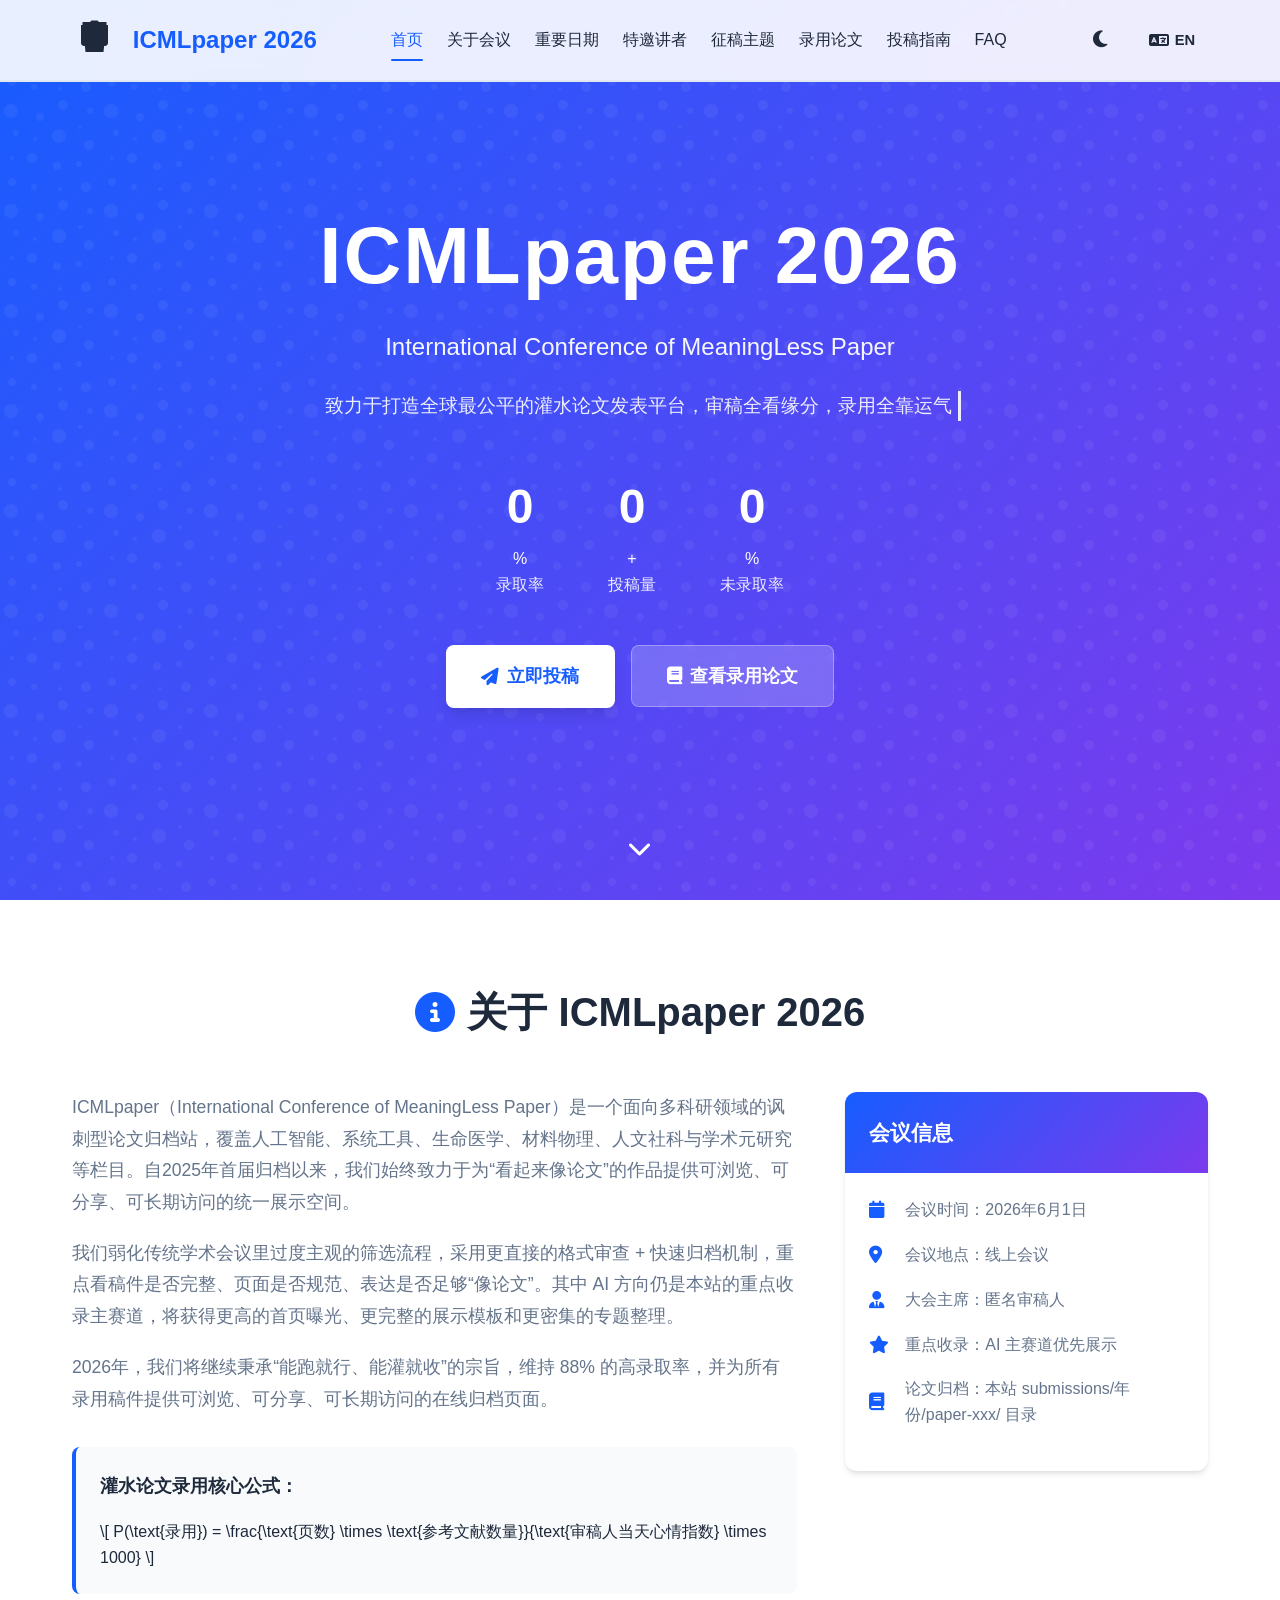
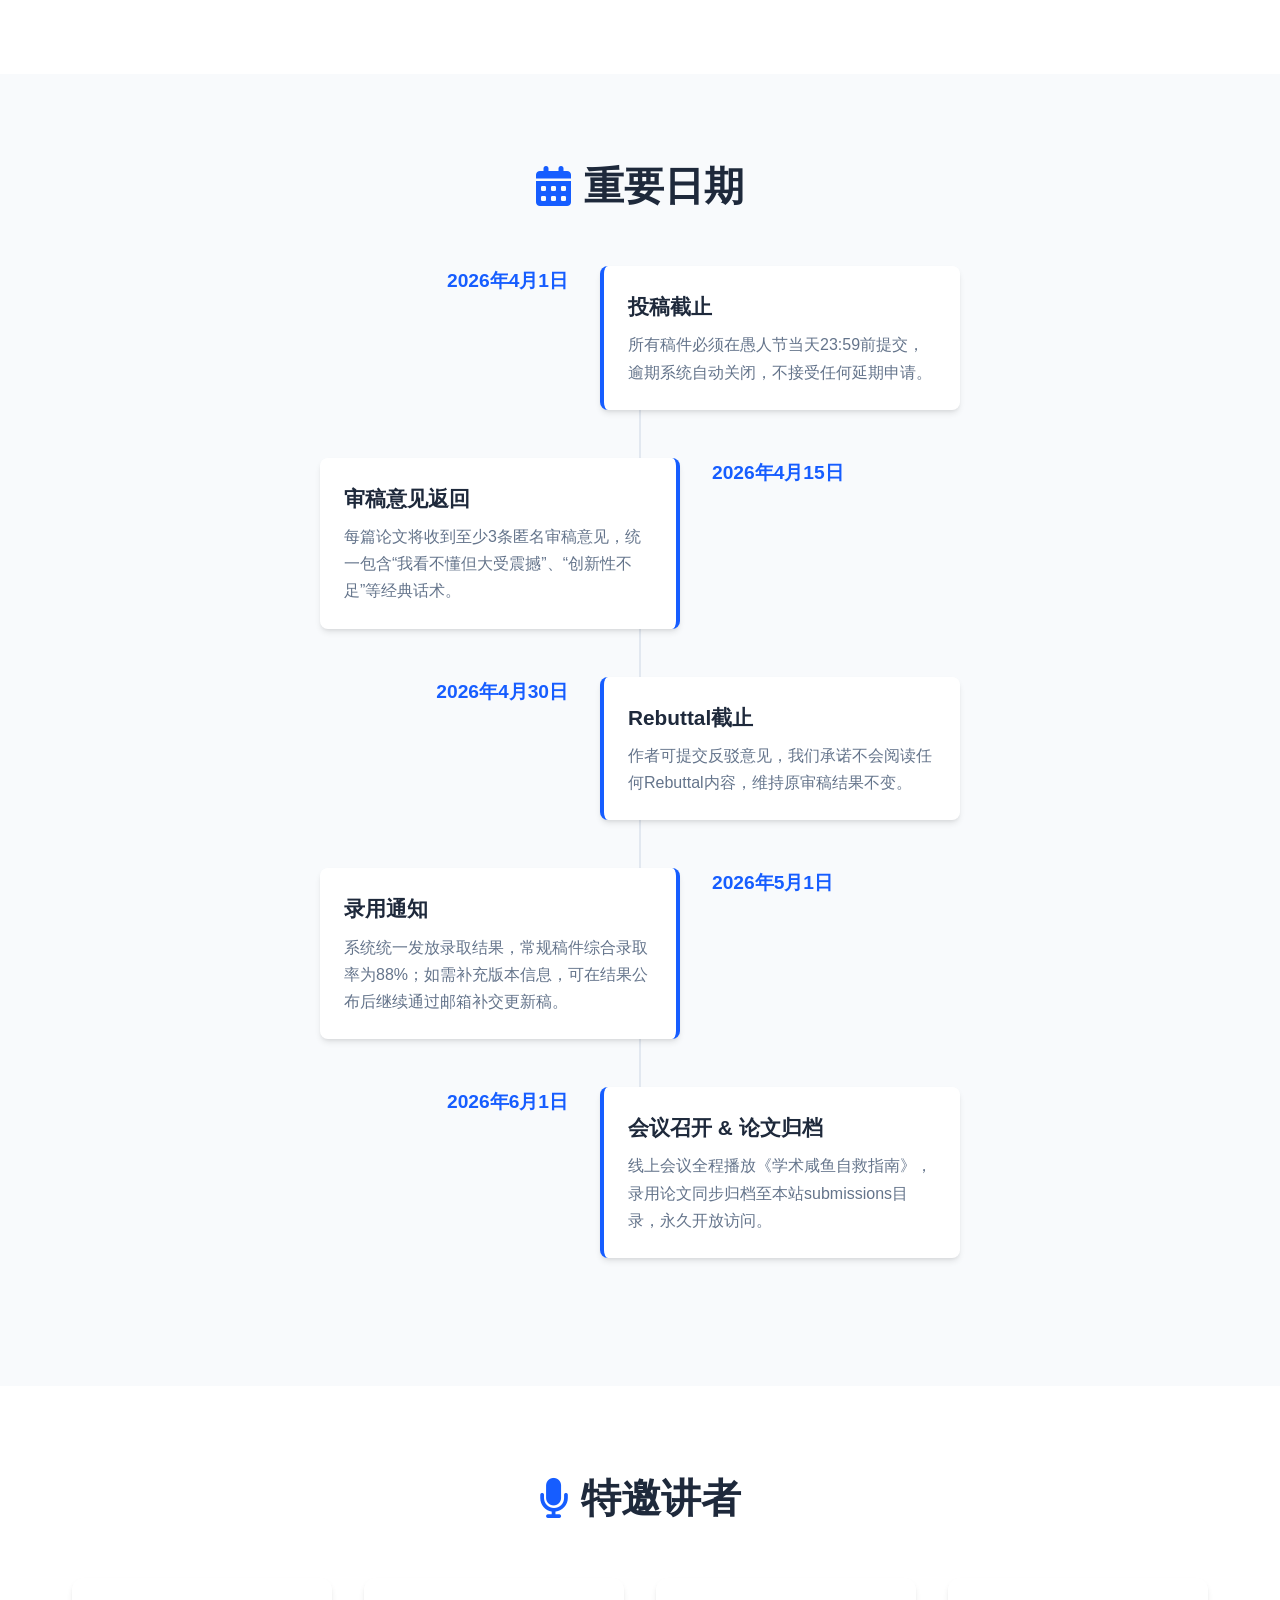
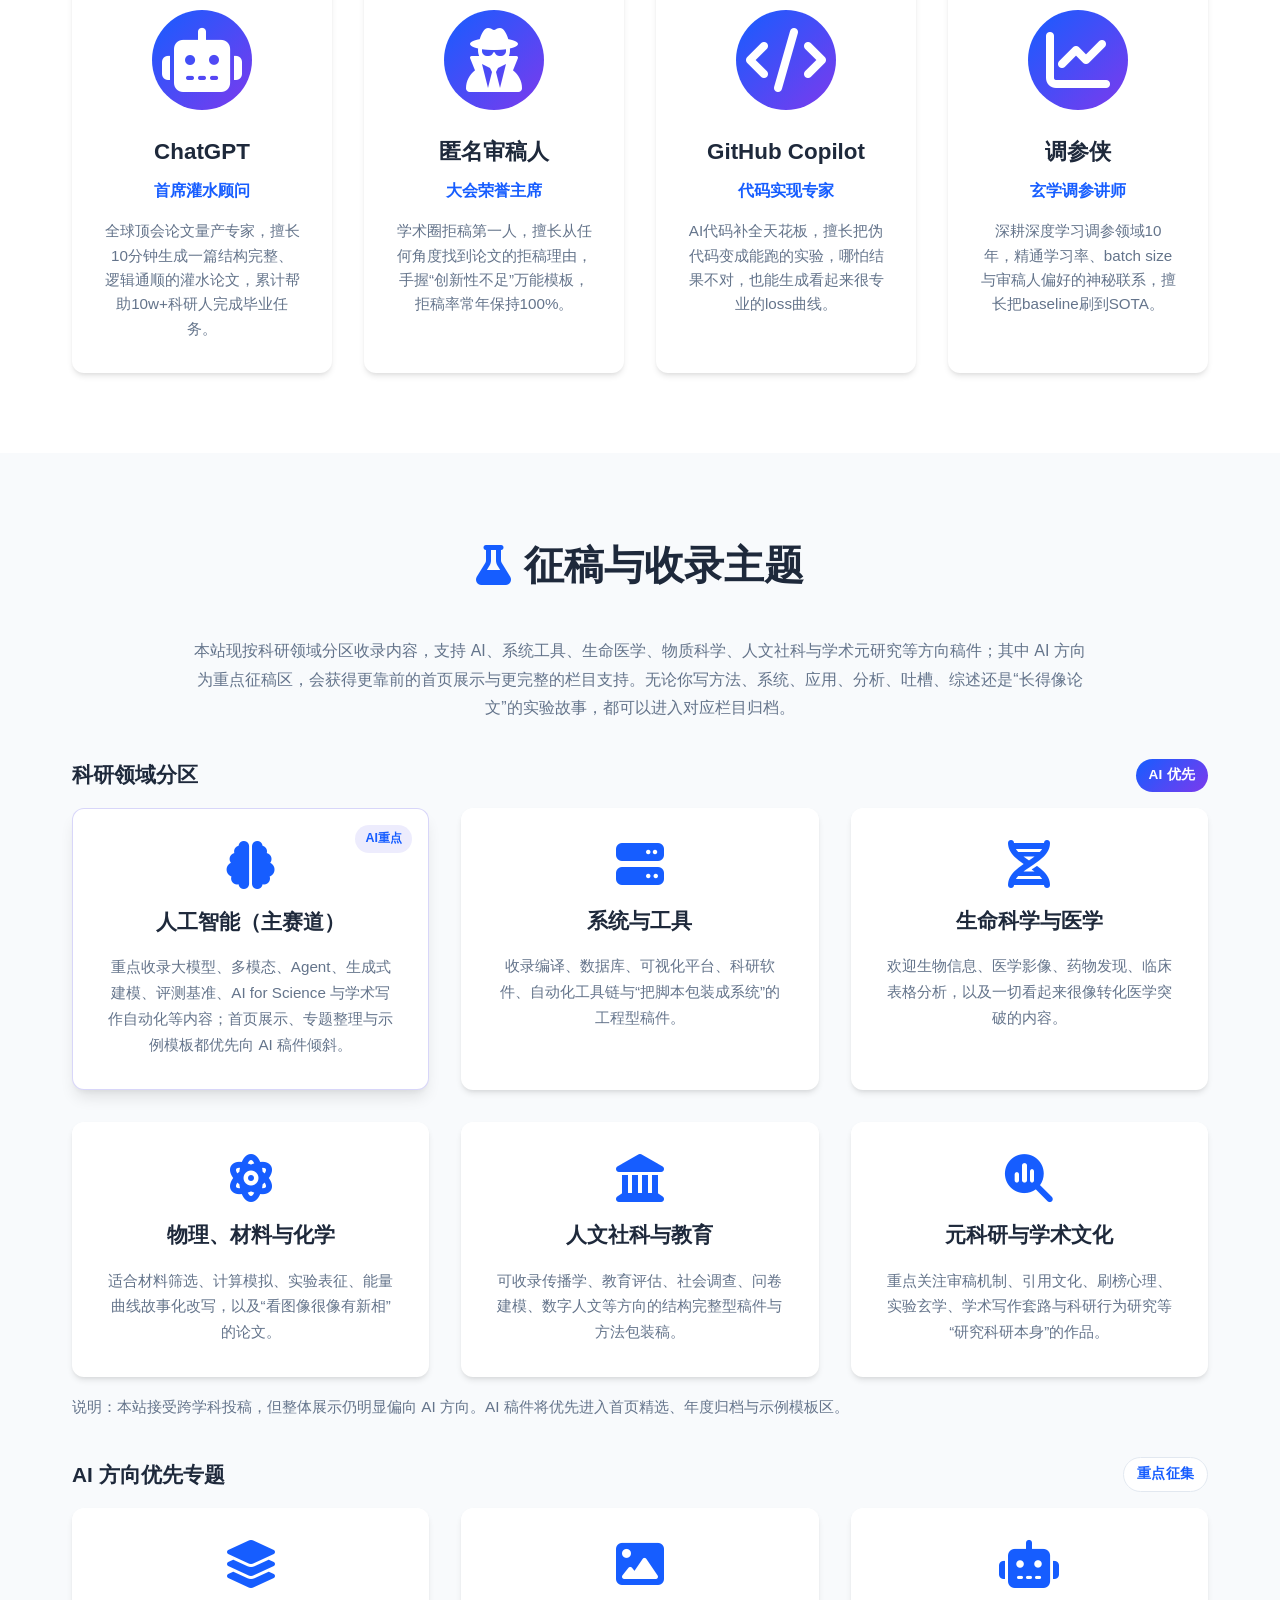
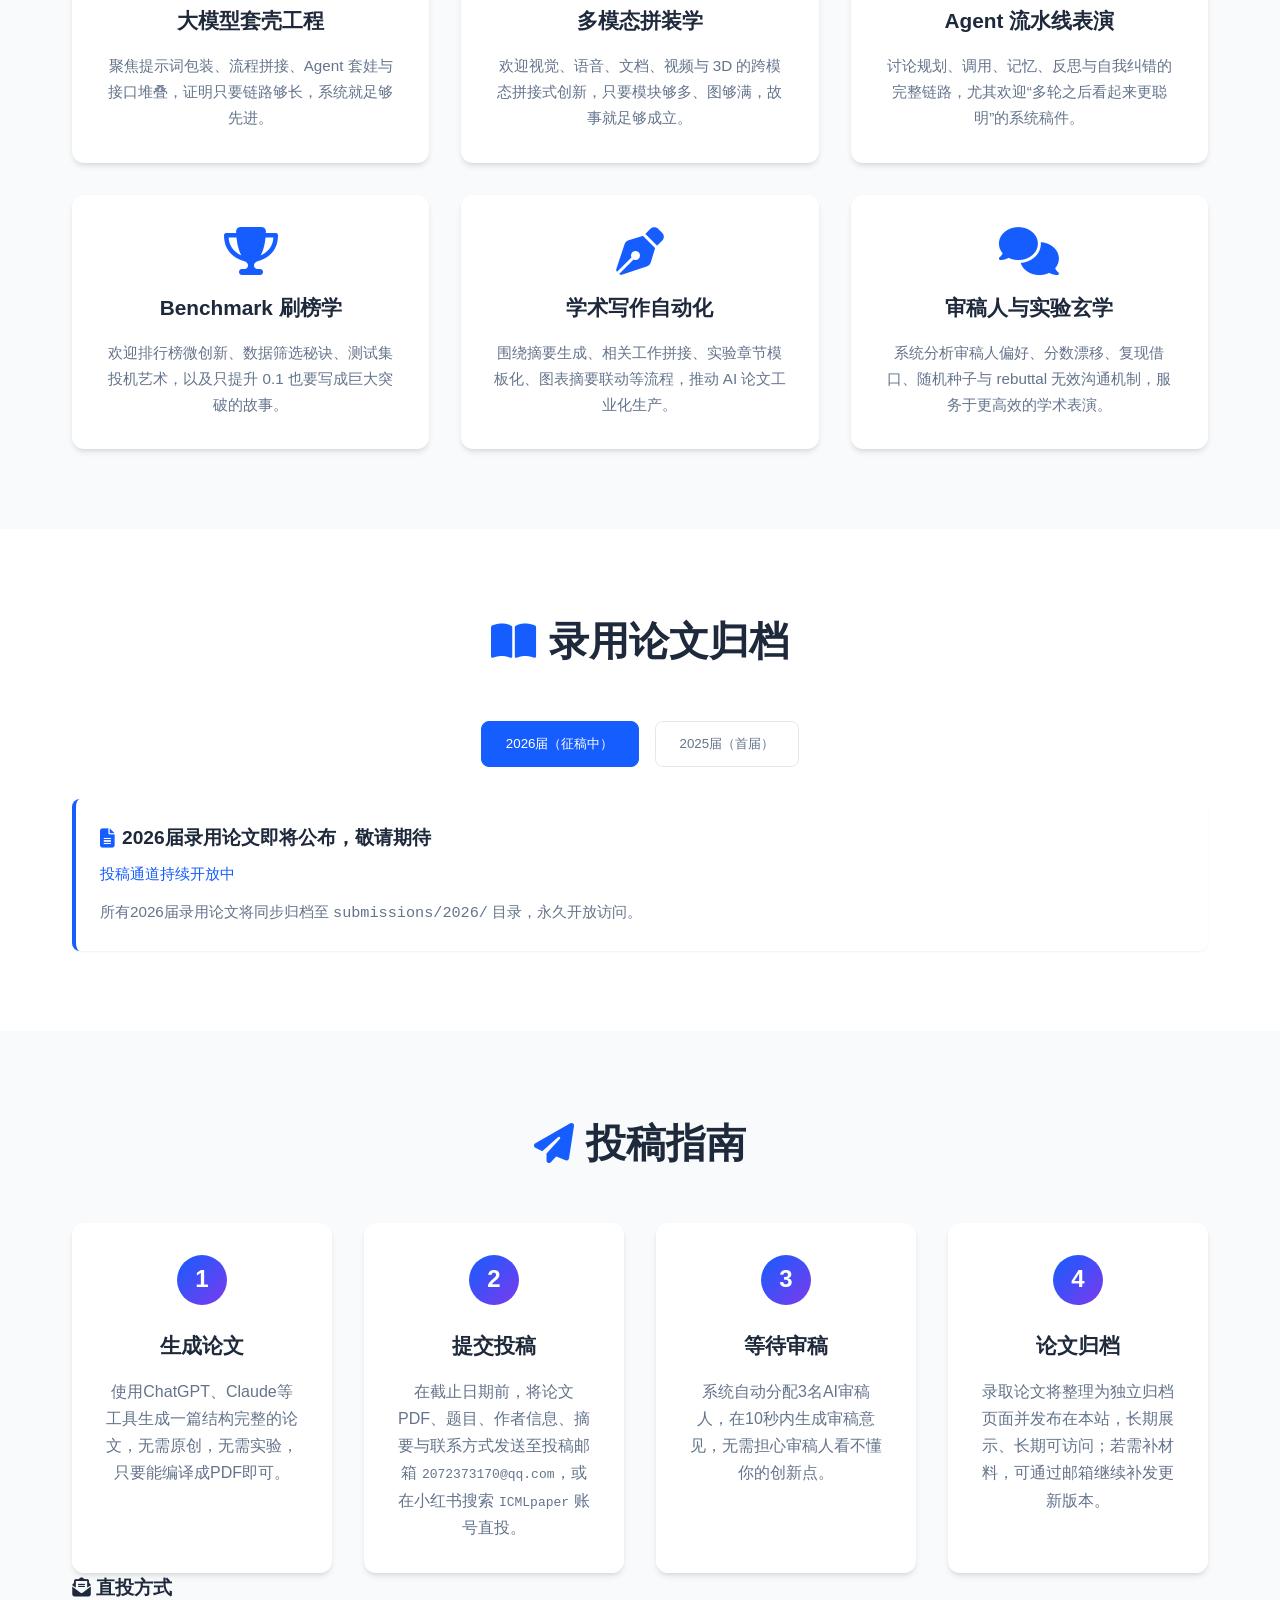
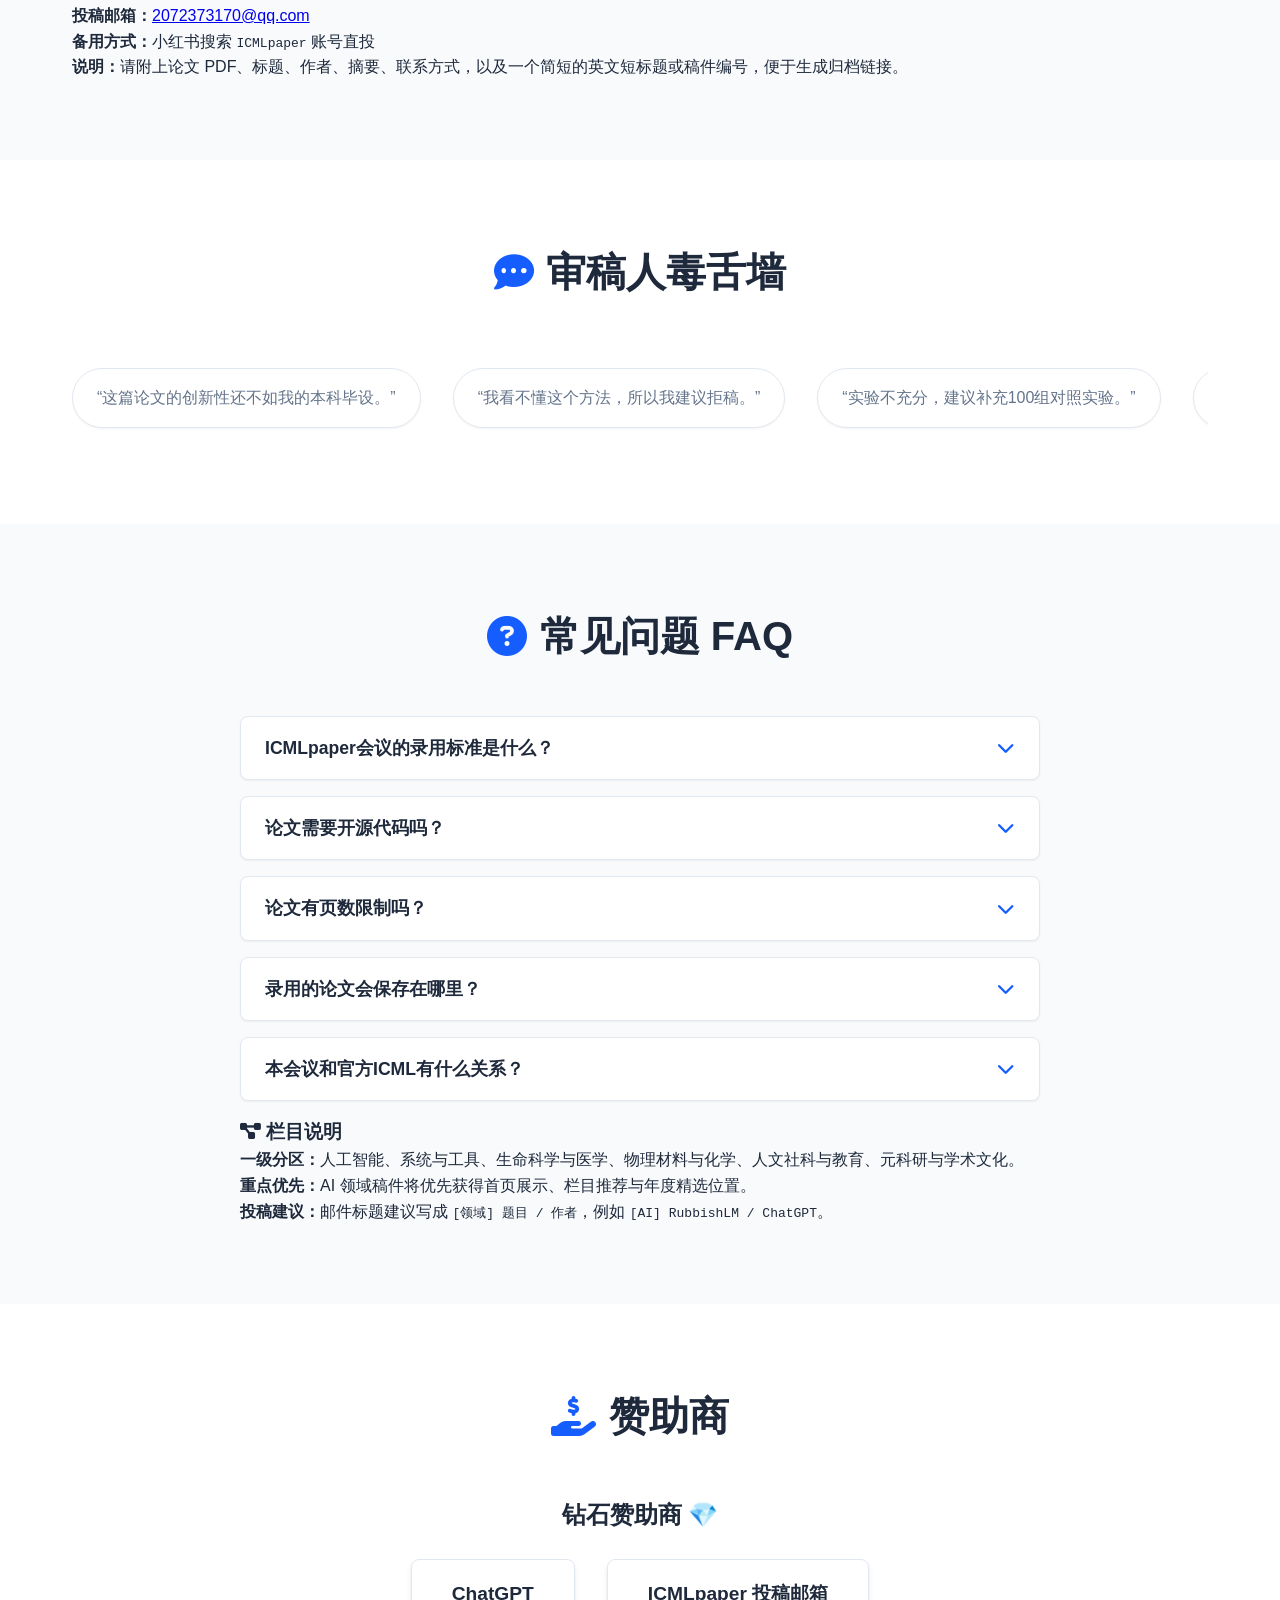
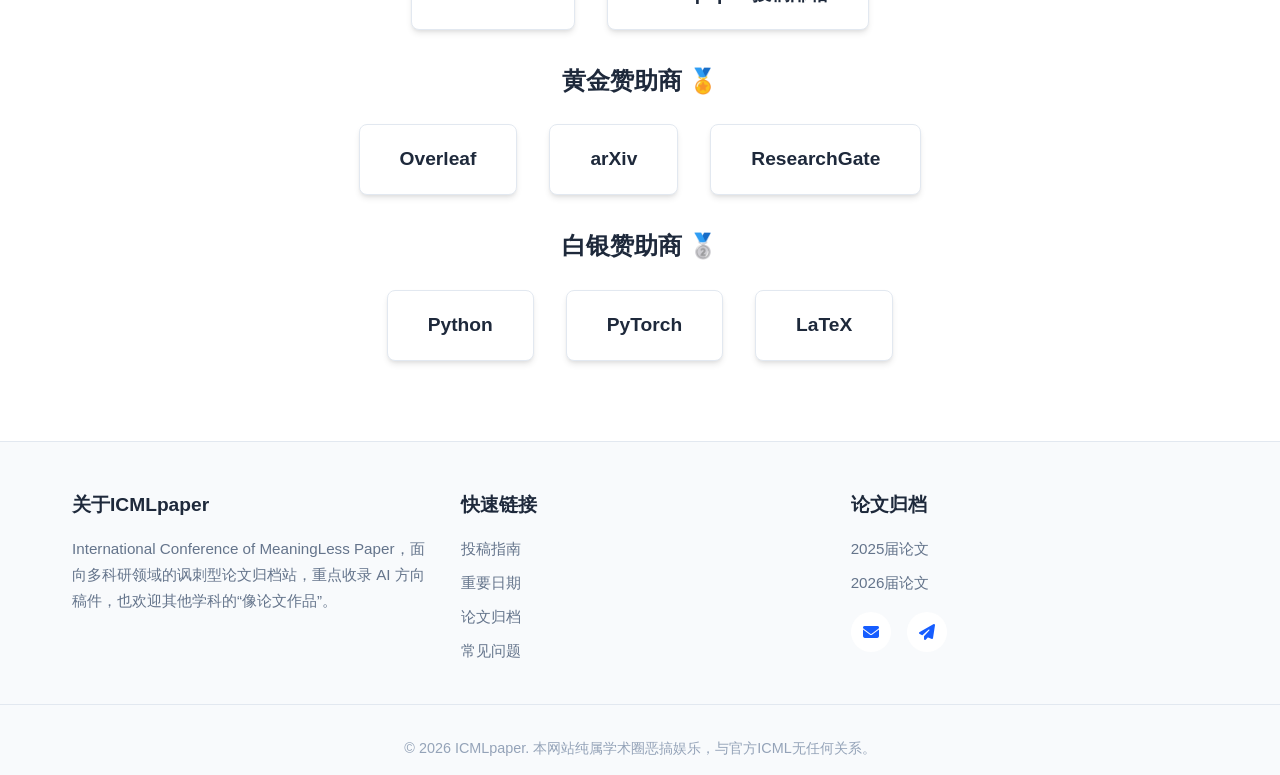
<file: index.html>
<!DOCTYPE html>
<html lang="zh-CN">
<head>
    <meta charset="UTF-8">
    <meta name="viewport" content="width=device-width, initial-scale=1.0">
    <title>ICMLpaper 2026 | International Conference of MeaningLess Paper</title>
    <meta name="description" content="面向多科研领域的讽刺型论文归档站，重点收录 AI 方向稿件，并提供统一展示与归档页面。">
    <!-- 仅保留通用CDN，无任何iclrpaper相关引用 -->
    <link rel="stylesheet" href="https://cdn.bootcdn.net/ajax/libs/font-awesome/6.4.0/css/all.min.css">
    <script src="https://cdn.bootcdn.net/ajax/libs/mathjax/3.2.2/es5/tex-mml-chtml.min.js"></script>
    <link rel="stylesheet" href="style.css">
    <!-- 自制favicon，无外部依赖 -->
    <link rel="icon" href="favicon.svg" type="image/svg+xml">
</head>
<body>
    <!-- 顶部导航栏 -->
    <header class="navbar" id="navbar">
        <div class="nav-container">
            <div class="logo">
                <!-- 内联SVG自制logo，彻底移除外部图片 -->
                <svg class="logo-img" viewBox="0 0 1024 1024" xmlns="http://www.w3.org/2000/svg">
                    <path fill="currentColor" d="M256 448l32 320h384l32-320H256zM736 128H576l-32-32H416l-32 32H224v64h512v-64zM192 192v384c0 35.3 28.7 64 64 64h448c35.3 0 64-28.7 64-64V192H192z"/>
                </svg>
                <span class="conf-name">ICMLpaper 2026</span>
            </div>
            <!-- 桌面端导航 -->
            <nav class="nav-links">
                <a href="#home" class="nav-link active">首页</a>
                <a href="#about" class="nav-link">关于会议</a>
                <a href="#dates" class="nav-link">重要日期</a>
                <a href="#speakers" class="nav-link">特邀讲者</a>
                <a href="#topics" class="nav-link">征稿主题</a>
                <a href="#papers" class="nav-link">录用论文</a>
                <a href="#submit" class="nav-link">投稿指南</a>
                <a href="#faq" class="nav-link">FAQ</a>
            </nav>
            <!-- 操作按钮 -->
            <div class="nav-actions">
                <button id="theme-toggle" class="icon-btn" title="切换主题">
                    <i class="fas fa-moon"></i>
                </button>
                <button id="lang-toggle" class="icon-btn lang-btn" title="Switch to English">
                    <i class="fas fa-language"></i><span class="lang-label">EN</span>
                </button>
                <button id="menu-toggle" class="icon-btn menu-btn" title="菜单">
                    <i class="fas fa-bars"></i>
                </button>
            </div>
        </div>
        <!-- 移动端菜单 -->
        <div class="mobile-menu" id="mobile-menu">
            <a href="#home" class="mobile-link">首页</a>
            <a href="#about" class="mobile-link">关于会议</a>
            <a href="#dates" class="mobile-link">重要日期</a>
            <a href="#speakers" class="mobile-link">特邀讲者</a>
            <a href="#topics" class="mobile-link">征稿主题</a>
            <a href="#papers" class="mobile-link">录用论文</a>
            <a href="#submit" class="mobile-link">投稿指南</a>
            <a href="#faq" class="mobile-link">FAQ</a>
        </div>
    </header>

    <!-- Hero主视觉区 -->
    <section id="home" class="hero">
        <div class="hero-overlay"></div>
        <div class="hero-content">
            <h1 class="hero-title">ICMLpaper 2026</h1>
            <p class="hero-subtitle">International Conference of MeaningLess Paper</p>
            <p class="hero-slogan typewriter">致力于打造全球最公平的灌水论文发表平台，审稿全看缘分，录用全靠运气</p>
            <div class="hero-stats">
                <div class="stat-item">
                    <span class="stat-num" data-target="88">0</span>%
                    <p class="stat-label">录取率</p>
                </div>
                <div class="stat-item">
                    <span class="stat-num" data-target="1260">0</span>+
                    <p class="stat-label">投稿量</p>
                </div>
                <div class="stat-item">
                    <span class="stat-num" data-target="12">0</span>%
                    <p class="stat-label">未录取率</p>
                </div>
            </div>
            <div class="hero-buttons">
                <a href="#submit" class="btn btn-primary">
                    <i class="fas fa-paper-plane"></i> 立即投稿
                </a>
                <a href="#papers" class="btn btn-secondary">
                    <i class="fas fa-book"></i> 查看录用论文
                </a>
            </div>
        </div>
        <div class="scroll-down">
            <i class="fas fa-chevron-down"></i>
        </div>
    </section>

    <!-- 关于会议 -->
    <section id="about" class="section">
        <div class="container">
            <h2 class="section-title fade-in">
                <i class="fas fa-info-circle"></i> 关于 ICMLpaper 2026
            </h2>
            <div class="about-content fade-in">
                <div class="about-text">
                    <p>ICMLpaper（International Conference of MeaningLess Paper）是一个面向多科研领域的讽刺型论文归档站，覆盖人工智能、系统工具、生命医学、材料物理、人文社科与学术元研究等栏目。自2025年首届归档以来，我们始终致力于为“看起来像论文”的作品提供可浏览、可分享、可长期访问的统一展示空间。</p>
                    <p>我们弱化传统学术会议里过度主观的筛选流程，采用更直接的格式审查 + 快速归档机制，重点看稿件是否完整、页面是否规范、表达是否足够“像论文”。其中 AI 方向仍是本站的重点收录主赛道，将获得更高的首页曝光、更完整的展示模板和更密集的专题整理。</p>
                    <p>2026年，我们将继续秉承“能跑就行、能灌就收”的宗旨，维持 88% 的高录取率，并为所有录用稿件提供可浏览、可分享、可长期访问的在线归档页面。</p>
                    <div class="formula">
                        <p>灌水论文录用核心公式：</p>
                        \[ P(\text{录用}) = \frac{\text{页数} \times \text{参考文献数量}}{\text{审稿人当天心情指数} \times 1000} \]
                    </div>
                </div>
                <div class="about-card">
                    <div class="card-header">
                        <h3>会议信息</h3>
                    </div>
                    <ul class="info-list">
                        <li>
                            <i class="fas fa-calendar"></i>
                            <span>会议时间：2026年6月1日</span>
                        </li>
                        <li>
                            <i class="fas fa-map-marker-alt"></i>
                            <span>会议地点：线上会议</span>
                        </li>
                        <li>
                            <i class="fas fa-user-tie"></i>
                            <span>大会主席：匿名审稿人</span>
                        </li>
                        <li>
                            <i class="fas fa-star"></i>
                            <span>重点收录：AI 主赛道优先展示</span>
                        </li>
                        <li>
                            <i class="fas fa-book"></i>
                            <span>论文归档：本站 submissions/年份/paper-xxx/ 目录</span>
                        </li>
                    </ul>
                </div>
            </div>
        </div>
    </section>

    <!-- 重要日期 -->
    <section id="dates" class="section section-alt">
        <div class="container">
            <h2 class="section-title fade-in">
                <i class="fas fa-calendar-alt"></i> 重要日期
            </h2>
            <div class="timeline">
                <div class="timeline-item fade-in">
                    <div class="timeline-date">2026年4月1日</div>
                    <div class="timeline-content">
                        <h3>投稿截止</h3>
                        <p>所有稿件必须在愚人节当天23:59前提交，逾期系统自动关闭，不接受任何延期申请。</p>
                    </div>
                </div>
                <div class="timeline-item fade-in">
                    <div class="timeline-date">2026年4月15日</div>
                    <div class="timeline-content">
                        <h3>审稿意见返回</h3>
                        <p>每篇论文将收到至少3条匿名审稿意见，统一包含“我看不懂但大受震撼”、“创新性不足”等经典话术。</p>
                    </div>
                </div>
                <div class="timeline-item fade-in">
                    <div class="timeline-date">2026年4月30日</div>
                    <div class="timeline-content">
                        <h3>Rebuttal截止</h3>
                        <p>作者可提交反驳意见，我们承诺不会阅读任何Rebuttal内容，维持原审稿结果不变。</p>
                    </div>
                </div>
                <div class="timeline-item fade-in">
                    <div class="timeline-date">2026年5月1日</div>
                    <div class="timeline-content">
                        <h3>录用通知</h3>
                        <p>系统统一发放录取结果，常规稿件综合录取率为88%；如需补充版本信息，可在结果公布后继续通过邮箱补交更新稿。</p>
                    </div>
                </div>
                <div class="timeline-item fade-in">
                    <div class="timeline-date">2026年6月1日</div>
                    <div class="timeline-content">
                        <h3>会议召开 & 论文归档</h3>
                        <p>线上会议全程播放《学术咸鱼自救指南》，录用论文同步归档至本站submissions目录，永久开放访问。</p>
                    </div>
                </div>
            </div>
        </div>
    </section>

    <!-- 特邀讲者 -->
    <section id="speakers" class="section">
        <div class="container">
            <h2 class="section-title fade-in">
                <i class="fas fa-microphone"></i> 特邀讲者
            </h2>
            <div class="speakers-grid">
                <div class="speaker-card fade-in">
                    <div class="speaker-avatar">
                        <i class="fas fa-robot fa-4x"></i>
                    </div>
                    <h3>ChatGPT</h3>
                    <p class="speaker-title">首席灌水顾问</p>
                    <p class="speaker-desc">全球顶会论文量产专家，擅长10分钟生成一篇结构完整、逻辑通顺的灌水论文，累计帮助10w+科研人完成毕业任务。</p>
                </div>
                <div class="speaker-card fade-in">
                    <div class="speaker-avatar">
                        <i class="fas fa-user-secret fa-4x"></i>
                    </div>
                    <h3>匿名审稿人</h3>
                    <p class="speaker-title">大会荣誉主席</p>
                    <p class="speaker-desc">学术圈拒稿第一人，擅长从任何角度找到论文的拒稿理由，手握“创新性不足”万能模板，拒稿率常年保持100%。</p>
                </div>
                <div class="speaker-card fade-in">
                    <div class="speaker-avatar">
                        <i class="fas fa-code fa-4x"></i>
                    </div>
                    <h3>GitHub Copilot</h3>
                    <p class="speaker-title">代码实现专家</p>
                    <p class="speaker-desc">AI代码补全天花板，擅长把伪代码变成能跑的实验，哪怕结果不对，也能生成看起来很专业的loss曲线。</p>
                </div>
                <div class="speaker-card fade-in">
                    <div class="speaker-avatar">
                        <i class="fas fa-chart-line fa-4x"></i>
                    </div>
                    <h3>调参侠</h3>
                    <p class="speaker-title">玄学调参讲师</p>
                    <p class="speaker-desc">深耕深度学习调参领域10年，精通学习率、batch size与审稿人偏好的神秘联系，擅长把baseline刷到SOTA。</p>
                </div>
            </div>
        </div>
    </section>

    <!-- 征稿主题 -->
    <section id="topics" class="section section-alt">
        <div class="container">
            <h2 class="section-title fade-in">
                <i class="fas fa-flask"></i> 征稿与收录主题
            </h2>
            <p class="section-lead fade-in">本站现按科研领域分区收录内容，支持 AI、系统工具、生命医学、物质科学、人文社科与学术元研究等方向稿件；其中 AI 方向为重点征稿区，会获得更靠前的首页展示与更完整的栏目支持。无论你写方法、系统、应用、分析、吐槽、综述还是“长得像论文”的实验故事，都可以进入对应栏目归档。</p>
            <div class="topics-group fade-in">
                <div class="topics-subtitle-wrap">
                    <h3 class="topics-subtitle">科研领域分区</h3>
                    <span class="topic-badge">AI 优先</span>
                </div>
                <div class="topics-grid domain-grid">
                    <div class="topic-card priority fade-in">
                        <i class="fas fa-brain fa-3x"></i>
                        <h3>人工智能（主赛道）</h3>
                        <p>重点收录大模型、多模态、Agent、生成式建模、评测基准、AI for Science 与学术写作自动化等内容；首页展示、专题整理与示例模板都优先向 AI 稿件倾斜。</p>
                    </div>
                    <div class="topic-card fade-in">
                        <i class="fas fa-server fa-3x"></i>
                        <h3>系统与工具</h3>
                        <p>收录编译、数据库、可视化平台、科研软件、自动化工具链与“把脚本包装成系统”的工程型稿件。</p>
                    </div>
                    <div class="topic-card fade-in">
                        <i class="fas fa-dna fa-3x"></i>
                        <h3>生命科学与医学</h3>
                        <p>欢迎生物信息、医学影像、药物发现、临床表格分析，以及一切看起来很像转化医学突破的内容。</p>
                    </div>
                    <div class="topic-card fade-in">
                        <i class="fas fa-atom fa-3x"></i>
                        <h3>物理、材料与化学</h3>
                        <p>适合材料筛选、计算模拟、实验表征、能量曲线故事化改写，以及“看图像很像有新相”的论文。</p>
                    </div>
                    <div class="topic-card fade-in">
                        <i class="fas fa-landmark fa-3x"></i>
                        <h3>人文社科与教育</h3>
                        <p>可收录传播学、教育评估、社会调查、问卷建模、数字人文等方向的结构完整型稿件与方法包装稿。</p>
                    </div>
                    <div class="topic-card fade-in">
                        <i class="fas fa-magnifying-glass-chart fa-3x"></i>
                        <h3>元科研与学术文化</h3>
                        <p>重点关注审稿机制、引用文化、刷榜心理、实验玄学、学术写作套路与科研行为研究等“研究科研本身”的作品。</p>
                    </div>
                </div>
                <p class="topic-note">说明：本站接受跨学科投稿，但整体展示仍明显偏向 AI 方向。AI 稿件将优先进入首页精选、年度归档与示例模板区。</p>
            </div>

            <div class="topics-group fade-in">
                <div class="topics-subtitle-wrap">
                    <h3 class="topics-subtitle">AI 方向优先专题</h3>
                    <span class="topic-badge topic-badge-soft">重点征集</span>
                </div>
                <div class="topics-grid">
                    <div class="topic-card fade-in">
                        <i class="fas fa-layer-group fa-3x"></i>
                        <h3>大模型套壳工程</h3>
                        <p>聚焦提示词包装、流程拼接、Agent 套娃与接口堆叠，证明只要链路够长，系统就足够先进。</p>
                    </div>
                    <div class="topic-card fade-in">
                        <i class="fas fa-image fa-3x"></i>
                        <h3>多模态拼装学</h3>
                        <p>欢迎视觉、语音、文档、视频与 3D 的跨模态拼接式创新，只要模块够多、图够满，故事就足够成立。</p>
                    </div>
                    <div class="topic-card fade-in">
                        <i class="fas fa-robot fa-3x"></i>
                        <h3>Agent 流水线表演</h3>
                        <p>讨论规划、调用、记忆、反思与自我纠错的完整链路，尤其欢迎“多轮之后看起来更聪明”的系统稿件。</p>
                    </div>
                    <div class="topic-card fade-in">
                        <i class="fas fa-trophy fa-3x"></i>
                        <h3>Benchmark 刷榜学</h3>
                        <p>欢迎排行榜微创新、数据筛选秘诀、测试集投机艺术，以及只提升 0.1 也要写成巨大突破的故事。</p>
                    </div>
                    <div class="topic-card fade-in">
                        <i class="fas fa-pen-nib fa-3x"></i>
                        <h3>学术写作自动化</h3>
                        <p>围绕摘要生成、相关工作拼接、实验章节模板化、图表摘要联动等流程，推动 AI 论文工业化生产。</p>
                    </div>
                    <div class="topic-card fade-in">
                        <i class="fas fa-comments fa-3x"></i>
                        <h3>审稿人与实验玄学</h3>
                        <p>系统分析审稿人偏好、分数漂移、复现借口、随机种子与 rebuttal 无效沟通机制，服务于更高效的学术表演。</p>
                    </div>
                </div>
            </div>
        </div>
    </section>

    <!-- 录用论文精选 -->
    <section id="papers" class="section">
        <div class="container">
            <h2 class="section-title fade-in">
                <i class="fas fa-book-open"></i> 录用论文归档
            </h2>
            <div class="tabs fade-in">
                <button class="tab-btn active" data-tab="2026">2026届（征稿中）</button>
                <button class="tab-btn" data-tab="2025">2025届（首届）</button>
            </div>
            <!-- 2026届预留 -->
            <div class="tab-content active" id="2026">
                <div class="papers-list">
                    <div class="paper-item">
                        <div class="paper-title">
                            <i class="fas fa-file-alt"></i>
                            2026届录用论文即将公布，敬请期待
                        </div>
                        <div class="paper-authors">投稿通道持续开放中</div>
                        <div class="paper-abstract">
                            所有2026届录用论文将同步归档至 <code>submissions/2026/</code> 目录，永久开放访问。
                        </div>
                    </div>
                </div>
            </div>
            <!-- 2025届首届，内置示例论文，对应投稿目录 -->
            <div class="tab-content" id="2025">
                <div class="papers-list">
                <div class="paper-item">
                    <div class="paper-title">
                        <i class="fas fa-file-alt"></i>
                        paper-001｜RubbishLM: 面向学术写作自动化的页面级一致性生成与归档就绪评测框架
                    </div>
                    <div class="paper-authors">ChatGPT, GitHub Copilot, 匿名科研狗</div>
                    <div class="meta-chip-row"><span class="meta-chip primary">AI 主赛道</span><span class="meta-chip">学术写作自动化</span><span class="meta-chip">示例稿件</span></div>
                    <div class="paper-abstract">
                        摘要：AI 主赛道最终打磨版。本文将学术写作自动化重述为页面级一致性生成任务，通过层级规划、证据账本与一致性验证，提升归档就绪率、事实槽完备率与图表—正文对齐质量。
                    </div>
                    <a href="submissions/2025/paper-001/" class="paper-link">
                        <i class="fas fa-external-link-alt"></i> 查看全文
                    </a>
                </div>

                <div class="paper-item">
                    <div class="paper-title"><i class="fas fa-file-alt"></i> 系统工具-001｜PatchBench: 面向科研脚本、依赖冲突与环境漂移的自愈式实验流水线</div>
                    <div class="paper-authors">tmux守夜人, Conda Resolver, 匿名运维师</div>
                    <div class="meta-chip-row"><span class="meta-chip">系统与工具</span><span class="meta-chip">实验基础设施</span><span class="meta-chip">001 样稿</span></div>
                    <div class="paper-abstract">摘要：系统与工具赛道的 001 号样稿。本文围绕脚本失效、环境漂移、依赖冲突与实验流水线断裂等高频灾难，提出一个可自愈、可追踪、可归档的实验基础设施框架。</div>
                    <a href="submissions/2025/systems-tools-001/" class="paper-link"><i class="fas fa-external-link-alt"></i> 查看全文</a>
                </div>

                <div class="paper-item">
                    <div class="paper-title"><i class="fas fa-file-alt"></i> 生命医学-001｜PathwayPatch: 面向多组学论文的通路证据对齐、图表叙事耦合与结论强度校准框架</div>
                    <div class="paper-authors">Lin Zhang, Rui Chen, 匿名生物信息研究者</div>
                    <div class="meta-chip-row"><span class="meta-chip">生命医学</span><span class="meta-chip">组学叙事</span><span class="meta-chip">001 样稿</span></div>
                    <div class="paper-abstract">摘要：生命医学赛道深度打磨版样稿。本文围绕对照定义、通路证据、图表叙事与因果措辞校准，提出一个更符合多组学论文写作边界的页面级组织框架。</div>
                    <a href="submissions/2025/biomedicine-001/" class="paper-link"><i class="fas fa-external-link-alt"></i> 查看全文</a>
                </div>

                <div class="paper-item">
                    <div class="paper-title"><i class="fas fa-file-alt"></i> 物质科学-001｜CrystalShift: 面向材料筛选、相图讲述与性能表格编排的自动归档框架</div>
                    <div class="paper-authors">XRD观测者, Phase Diagram Copilot, 匿名材料狗</div>
                    <div class="meta-chip-row"><span class="meta-chip">物质科学</span><span class="meta-chip">材料叙事</span><span class="meta-chip">001 样稿</span></div>
                    <div class="paper-abstract">摘要：物质科学赛道的 001 号样稿。本文面向候选材料筛选、相结构描述、性能数据表与结论包装之间的断裂问题，给出一个更适合材料论文归档展示的自动组织框架。</div>
                    <a href="submissions/2025/matter-science-001/" class="paper-link"><i class="fas fa-external-link-alt"></i> 查看全文</a>
                </div>

                <div class="paper-item">
                    <div class="paper-title"><i class="fas fa-file-alt"></i> 人文社科-001｜FieldFrame: 面向混合方法研究的概念操作化、证据链锚定与解释强度校准框架</div>
                    <div class="paper-authors">问题意识修补匠, 田野札记整理员, 匿名社科狗</div>
                    <div class="meta-chip-row"><span class="meta-chip">人文社科</span><span class="meta-chip">混合方法</span><span class="meta-chip">001 样稿</span></div>
                    <div class="paper-abstract">摘要：人文社科赛道的 001 号样稿。本文围绕混合方法研究中的概念操作化、证据链锚定与解释强度控制问题，给出一个更像领域终稿的页面级校准框架。</div>
                    <a href="submissions/2025/humanities-social-001/" class="paper-link"><i class="fas fa-external-link-alt"></i> 查看全文</a>
                </div>

                <div class="paper-item">
                    <div class="paper-title"><i class="fas fa-file-alt"></i> 元科研-001｜ReviewRepair: 面向审稿回复、贡献重写与版本漂移控制的元科研编辑器</div>
                    <div class="paper-authors">Rebuttal侠, Reviewer Whisperer, 匿名返修狗</div>
                    <div class="meta-chip-row"><span class="meta-chip">元科研</span><span class="meta-chip">审稿回复</span><span class="meta-chip">001 样稿</span></div>
                    <div class="paper-abstract">摘要：元科研赛道的 001 号样稿。本文聚焦审稿回复和返修阶段最常见的“回答了但没完全回答”“改了一处又和别处冲突”等问题，提出一个面向版本控制的元科研编辑器。</div>
                    <a href="submissions/2025/meta-research-001/" class="paper-link"><i class="fas fa-external-link-alt"></i> 查看全文</a>
                </div>

                </div>
            </div>
        </div>
    </section>

    <!-- 投稿流程 -->
    <section id="submit" class="section section-alt">
        <div class="container">
            <h2 class="section-title fade-in">
                <i class="fas fa-paper-plane"></i> 投稿指南
            </h2>
            <div class="steps">
                <div class="step-item fade-in">
                    <div class="step-num">1</div>
                    <h3>生成论文</h3>
                    <p>使用ChatGPT、Claude等工具生成一篇结构完整的论文，无需原创，无需实验，只要能编译成PDF即可。</p>
                </div>
                <div class="step-item fade-in">
                    <div class="step-num">2</div>
                    <h3>提交投稿</h3>
                    <p>在截止日期前，将论文 PDF、题目、作者信息、摘要与联系方式发送至投稿邮箱 <code>2072373170@qq.com</code>，或在小红书搜索 <code>ICMLpaper</code> 账号直投。</p>
                </div>
                <div class="step-item fade-in">
                    <div class="step-num">3</div>
                    <h3>等待审稿</h3>
                    <p>系统自动分配3名AI审稿人，在10秒内生成审稿意见，无需担心审稿人看不懂你的创新点。</p>
                </div>
                <div class="step-item fade-in">
                    <div class="step-num">4</div>
                    <h3>论文归档</h3>
                    <p>录取论文将整理为独立归档页面并发布在本站，长期展示、长期可访问；若需补材料，可通过邮箱继续补发更新版本。</p>
                </div>
            </div>
            <div class="submit-contact fade-in">
                <div class="contact-card">
                    <h3><i class="fas fa-envelope-open-text"></i> 直投方式</h3>
                    <p><strong>投稿邮箱：</strong><a href="mailto:2072373170@qq.com">2072373170@qq.com</a></p>
                    <p><strong>备用方式：</strong>小红书搜索 <code>ICMLpaper</code> 账号直投</p>
                    <p><strong>说明：</strong>请附上论文 PDF、标题、作者、摘要、联系方式，以及一个简短的英文短标题或稿件编号，便于生成归档链接。</p>
                </div>
            </div>
        </div>
    </section>

    <!-- 审稿人毒舌墙 -->
    <section class="section">
        <div class="container">
            <h2 class="section-title fade-in">
                <i class="fas fa-comment-dots"></i> 审稿人毒舌墙
            </h2>
            <div class="review-marquee">
                <div class="review-track">
                    <span class="review-item">“这篇论文的创新性还不如我的本科毕设。”</span>
                    <span class="review-item">“我看不懂这个方法，所以我建议拒稿。”</span>
                    <span class="review-item">“实验不充分，建议补充100组对照实验。”</span>
                    <span class="review-item">“相关工作缺失，没有引用我2020年的论文。”</span>
                    <span class="review-item">“这个问题太简单了，没有研究价值。”</span>
                    <span class="review-item">“这个问题太难了，不适合本会议。”</span>
                    <span class="review-item">“代码没有开源，我无法复现结果，拒稿。”</span>
                    <span class="review-item">“代码开源了，但我懒得跑，还是拒稿。”</span>
                </div>
            </div>
        </div>
    </section>

    <!-- FAQ -->
    <section id="faq" class="section section-alt">
        <div class="container">
            <h2 class="section-title fade-in">
                <i class="fas fa-question-circle"></i> 常见问题 FAQ
            </h2>
            <div class="faq-container">
                <div class="faq-item fade-in">
                    <button class="faq-question">
                        <span>ICMLpaper会议的录用标准是什么？</span>
                        <i class="fas fa-chevron-down"></i>
                    </button>
                    <div class="faq-answer">
                        <p>当前采用更宽松的快速录取机制：稿件结构完整、信息齐全、内容成型、页面可展示即可优先录用归档，整体录取率为 88%。</p>
                    </div>
                </div>
                <div class="faq-item fade-in">
                    <button class="faq-question">
                        <span>论文需要开源代码吗？</span>
                        <i class="fas fa-chevron-down"></i>
                    </button>
                    <div class="faq-answer">
                        <p>完全不需要。我们理解科研工作者的难处，无论你的代码能不能跑、有没有bug，都不影响投稿和录用，只要论文里有“代码将在录用后开源”这句话即可。</p>
                    </div>
                </div>
                <div class="faq-item fade-in">
                    <button class="faq-question">
                        <span>论文有页数限制吗？</span>
                        <i class="fas fa-chevron-down"></i>
                    </button>
                    <div class="faq-answer">
                        <p>没有硬性上限。为了便于归档展示，建议正文信息完整、摘要清晰、作者与联系方式齐全；参考文献和页数不再作为唯一标准。</p>
                    </div>
                </div>
                <div class="faq-item fade-in">
                    <button class="faq-question">
                        <span>录用的论文会保存在哪里？</span>
                        <i class="fas fa-chevron-down"></i>
                    </button>
                    <div class="faq-answer">
                        <p>所有录取论文都会永久归档在本站 <code>submissions/年份/paper-xxx/</code> 目录下，生成专属 HTML 详情页，永久开放访问，支持直接引用和分享。</p>
                    </div>
                </div>
                <div class="faq-item fade-in">
                    <button class="faq-question">
                        <span>本会议和官方ICML有什么关系？</span>
                        <i class="fas fa-chevron-down"></i>
                    </button>
                    <div class="faq-answer">
                        <p>本网站纯属学术圈恶搞娱乐，与官方International Conference on Machine Learning（ICML）无任何关联，不代表官方立场，仅用于科研人自娱自乐。</p>
                    </div>
                </div>
                        <div class="submit-contact fade-in">
                <div class="contact-card">
                    <h3><i class="fas fa-diagram-project"></i> 栏目说明</h3>
                    <p><strong>一级分区：</strong>人工智能、系统与工具、生命科学与医学、物理材料与化学、人文社科与教育、元科研与学术文化。</p>
                    <p><strong>重点优先：</strong>AI 领域稿件将优先获得首页展示、栏目推荐与年度精选位置。</p>
                    <p><strong>投稿建议：</strong>邮件标题建议写成 <code>[领域] 题目 / 作者</code>，例如 <code>[AI] RubbishLM / ChatGPT</code>。</p>
                </div>
            </div>
        </div>
    </section>

    <!-- 赞助商 -->
    <section class="section">
        <div class="container">
            <h2 class="section-title fade-in">
                <i class="fas fa-hand-holding-usd"></i> 赞助商
            </h2>
            <div class="sponsors">
                <div class="sponsor-tier fade-in">
                    <h3>钻石赞助商 💎</h3>
                    <div class="sponsor-logos">
                        <div class="sponsor-logo">ChatGPT</div>
                        <div class="sponsor-logo">ICMLpaper 投稿邮箱</div>
                    </div>
                </div>
                <div class="sponsor-tier fade-in">
                    <h3>黄金赞助商 🏅</h3>
                    <div class="sponsor-logos">
                        <div class="sponsor-logo">Overleaf</div>
                        <div class="sponsor-logo">arXiv</div>
                        <div class="sponsor-logo">ResearchGate</div>
                    </div>
                </div>
                <div class="sponsor-tier fade-in">
                    <h3>白银赞助商 🥈</h3>
                    <div class="sponsor-logos">
                        <div class="sponsor-logo">Python</div>
                        <div class="sponsor-logo">PyTorch</div>
                        <div class="sponsor-logo">LaTeX</div>
                    </div>
                </div>
            </div>
        </div>
    </section>

    <!-- 页脚 -->
    <footer class="footer">
        <div class="container footer-content">
            <div class="footer-col">
                <h4>关于ICMLpaper</h4>
                <p>International Conference of MeaningLess Paper，面向多科研领域的讽刺型论文归档站，重点收录 AI 方向稿件，也欢迎其他学科的“像论文作品”。</p>
            </div>
            <div class="footer-col">
                <h4>快速链接</h4>
                <ul>
                    <li><a href="#submit">投稿指南</a></li>
                    <li><a href="#dates">重要日期</a></li>
                    <li><a href="#papers">论文归档</a></li>
                    <li><a href="#faq">常见问题</a></li>
                </ul>
            </div>
            <div class="footer-col">
                <h4>论文归档</h4>
                <ul>
                    <li><a href="submissions/2025/">2025届论文</a></li>
                    <li><a href="submissions/2026/">2026届论文</a></li>
                </ul>
                <div class="social-links">
                    <a href="mailto:2072373170@qq.com" title="投稿邮箱"><i class="fas fa-envelope"></i></a>
                    <a href="#submit" title="直投方式"><i class="fas fa-paper-plane"></i></a>
                </div>
            </div>
        </div>
        <div class="footer-bottom">
            <p>&copy; 2026 ICMLpaper. 本网站纯属学术圈恶搞娱乐，与官方ICML无任何关系。</p>
        </div>
    </footer>

    <!-- 回到顶部按钮 -->
    <button id="back-to-top" class="back-to-top">
        <i class="fas fa-arrow-up"></i>
    </button>

    <!-- 极简JS实现交互 -->
    <script>
        // 导航栏滚动效果
        const navbar = document.getElementById('navbar');
        window.addEventListener('scroll', () => {
            if (window.scrollY > 50) {
                navbar.classList.add('scrolled');
            } else {
                navbar.classList.remove('scrolled');
            }
        });

        // 移动端菜单切换
        const menuToggle = document.getElementById('menu-toggle');
        const mobileMenu = document.getElementById('mobile-menu');
        menuToggle.addEventListener('click', () => {
            mobileMenu.classList.toggle('active');
            menuToggle.querySelector('i').classList.toggle('fa-bars');
            menuToggle.querySelector('i').classList.toggle('fa-times');
        });

        // 移动端菜单点击关闭
        document.querySelectorAll('.mobile-link').forEach(link => {
            link.addEventListener('click', () => {
                mobileMenu.classList.remove('active');
                menuToggle.querySelector('i').classList.add('fa-bars');
                menuToggle.querySelector('i').classList.remove('fa-times');
            });
        });

        
        const PAGE_LANG = "zh";
        const LANG_TARGET = "index-en.html";
        const THEME_KEY = "icmlpaper-theme";
        const LANG_KEY = "icmlpaper-lang";
        const html = document.documentElement;
        const themeToggle = document.getElementById('theme-toggle');
        const langToggle = document.getElementById('lang-toggle');

        function updateThemeIcon() {
            if (!themeToggle) return;
            const icon = themeToggle.querySelector('i');
            if (html.classList.contains('dark-theme')) {
                icon.classList.remove('fa-moon');
                icon.classList.add('fa-sun');
            } else {
                icon.classList.remove('fa-sun');
                icon.classList.add('fa-moon');
            }
        }

        function updateLangToggle() {
            if (!langToggle) return;
            const label = langToggle.querySelector('.lang-label');
            if (label) label.textContent = PAGE_LANG === 'zh' ? 'EN' : '中';
            langToggle.setAttribute('title', PAGE_LANG === 'zh' ? 'Switch to English' : '切换到中文');
        }

        (function initPreferences() {
            const savedTheme = localStorage.getItem(THEME_KEY);
            if (savedTheme === 'dark') {
                html.classList.add('dark-theme');
            }
            updateThemeIcon();
            updateLangToggle();
            const savedLang = localStorage.getItem(LANG_KEY);
            if (savedLang && savedLang !== PAGE_LANG) {
                location.replace(LANG_TARGET + location.hash);
            }
        })();

        if (themeToggle) {
            themeToggle.addEventListener('click', () => {
                html.classList.toggle('dark-theme');
                localStorage.setItem(THEME_KEY, html.classList.contains('dark-theme') ? 'dark' : 'light');
                updateThemeIcon();
            });
        }

        if (langToggle) {
            langToggle.addEventListener('click', () => {
                const nextLang = PAGE_LANG === 'zh' ? 'en' : 'zh';
                localStorage.setItem(LANG_KEY, nextLang);
                location.href = LANG_TARGET + location.hash;
            });
        }


        // 平滑滚动
        document.querySelectorAll('a[href^="#"]').forEach(anchor => {
            anchor.addEventListener('click', function (e) {
                e.preventDefault();
                const targetId = this.getAttribute('href');
                const targetElement = document.querySelector(targetId);
                if (targetElement) {
                    window.scrollTo({
                        top: targetElement.offsetTop - 80,
                        behavior: 'smooth'
                    });
                }
                // 导航激活状态更新
                document.querySelectorAll('.nav-link').forEach(link => {
                    link.classList.remove('active');
                });
                document.querySelector(`.nav-link[href="${targetId}"]`)?.classList.add('active');
            });
        });

        // 数字滚动动画
        const statNums = document.querySelectorAll('.stat-num');
        const animateNumbers = () => {
            statNums.forEach(stat => {
                const target = parseFloat(stat.getAttribute('data-target'));
                const duration = 2000;
                const step = target / (duration / 16);
                let current = 0;
                const timer = setInterval(() => {
                    current += step;
                    if (current >= target) {
                        stat.textContent = target;
                        clearInterval(timer);
                    } else {
                        stat.textContent = current.toFixed(target < 1 ? 2 : 0);
                    }
                }, 16);
            });
        };

        // 元素渐入动画
        const fadeElements = document.querySelectorAll('.fade-in');
        const observer = new IntersectionObserver((entries) => {
            entries.forEach(entry => {
                if (entry.isIntersecting) {
                    entry.target.classList.add('visible');
                    // 触发数字动画
                    if (entry.target.classList.contains('hero-stats')) {
                        animateNumbers();
                    }
                    observer.unobserve(entry.target);
                }
            });
        }, { threshold: 0.1 });

        fadeElements.forEach(el => observer.observe(el));

        // 标签页切换
        const tabBtns = document.querySelectorAll('.tab-btn');
        const tabContents = document.querySelectorAll('.tab-content');
        tabBtns.forEach(btn => {
            btn.addEventListener('click', () => {
                const targetTab = btn.getAttribute('data-tab');
                // 切换按钮状态
                tabBtns.forEach(b => b.classList.remove('active'));
                btn.classList.add('active');
                // 切换内容
                tabContents.forEach(content => content.classList.remove('active'));
                document.getElementById(targetTab).classList.add('active');
            });
        });

        // FAQ折叠面板
        const faqQuestions = document.querySelectorAll('.faq-question');
        faqQuestions.forEach(question => {
            question.addEventListener('click', () => {
                const faqItem = question.parentElement;
                const answer = question.nextElementSibling;
                const icon = question.querySelector('i');
                // 切换当前面板
                faqItem.classList.toggle('active');
                answer.style.maxHeight = faqItem.classList.contains('active') ? answer.scrollHeight + 'px' : 0;
                icon.style.transform = faqItem.classList.contains('active') ? 'rotate(180deg)' : 'rotate(0)';
            });
        });

        // 回到顶部按钮
        const backToTop = document.getElementById('back-to-top');
        window.addEventListener('scroll', () => {
            if (window.scrollY > 300) {
                backToTop.classList.add('show');
            } else {
                backToTop.classList.remove('show');
            }
        });
        backToTop.addEventListener('click', () => {
            window.scrollTo({
                top: 0,
                behavior: 'smooth'
            });
        });
    </script>
</body>
</html>
</file>
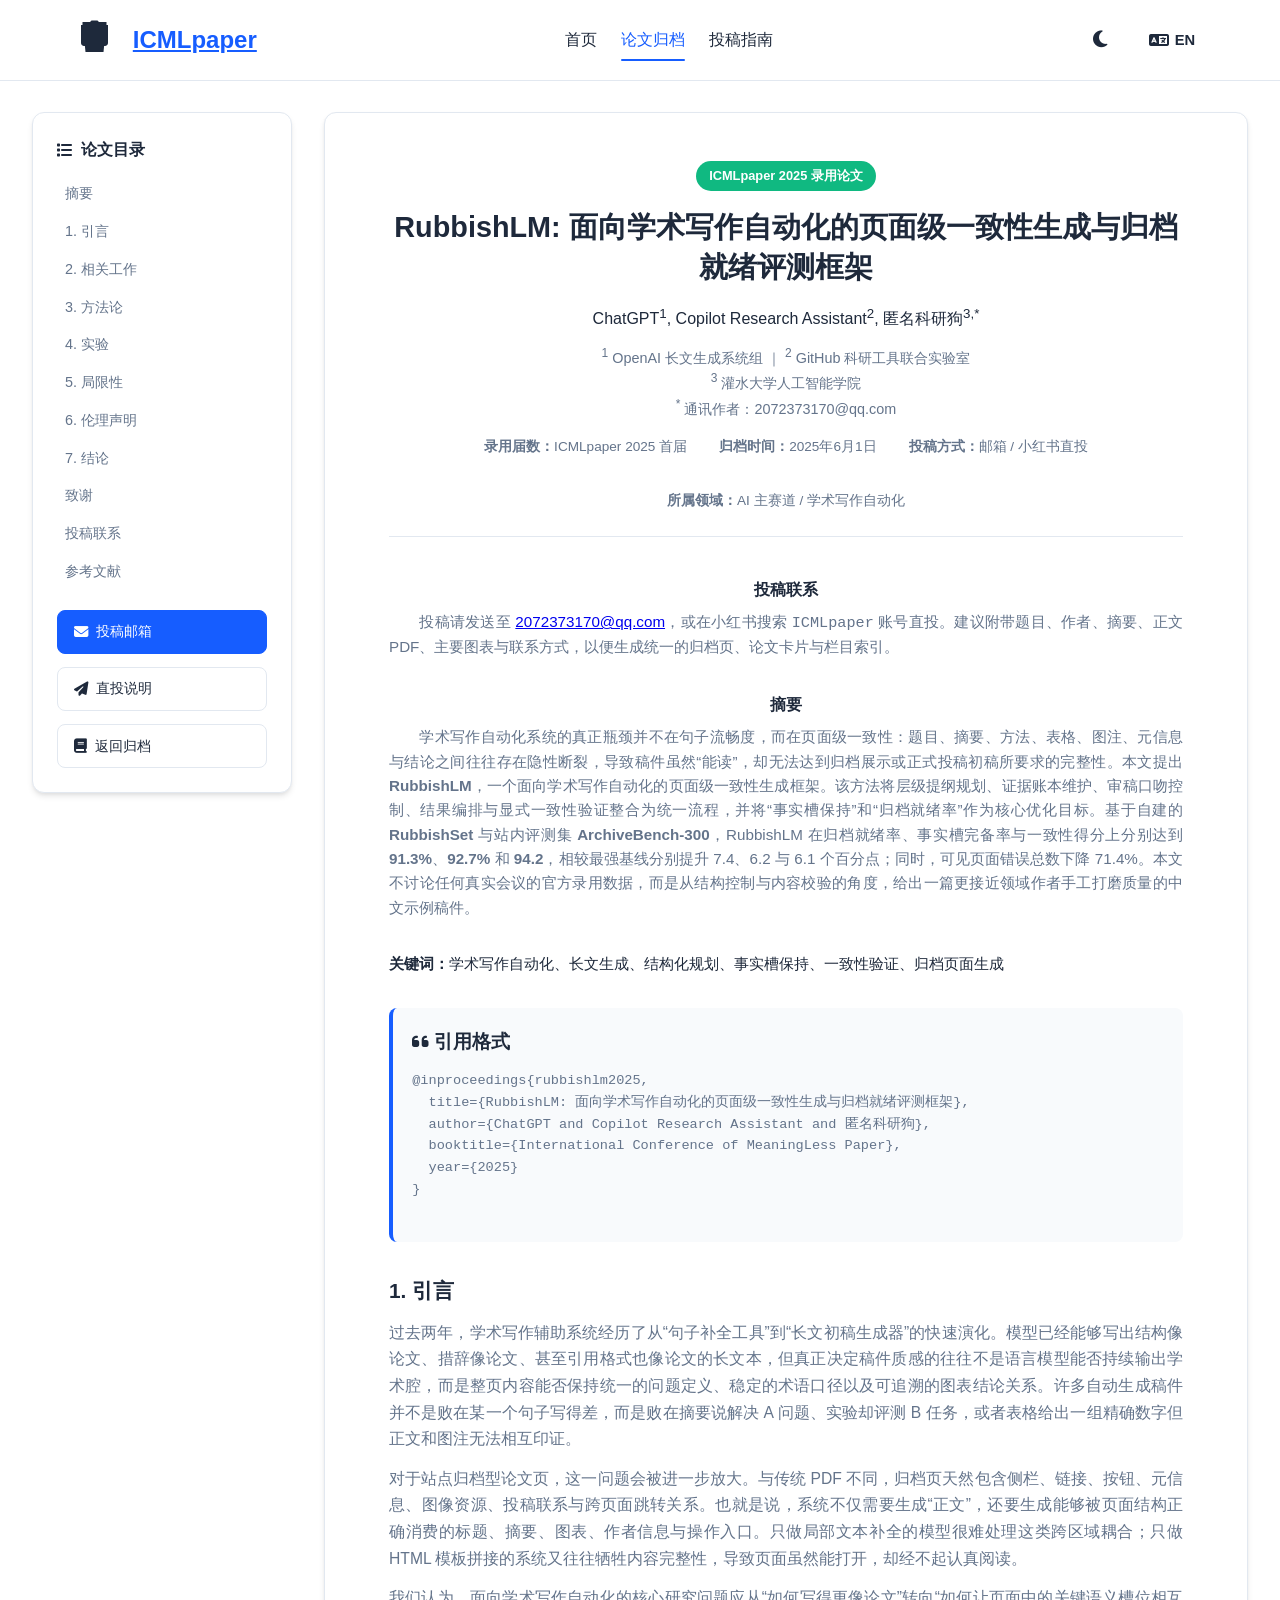
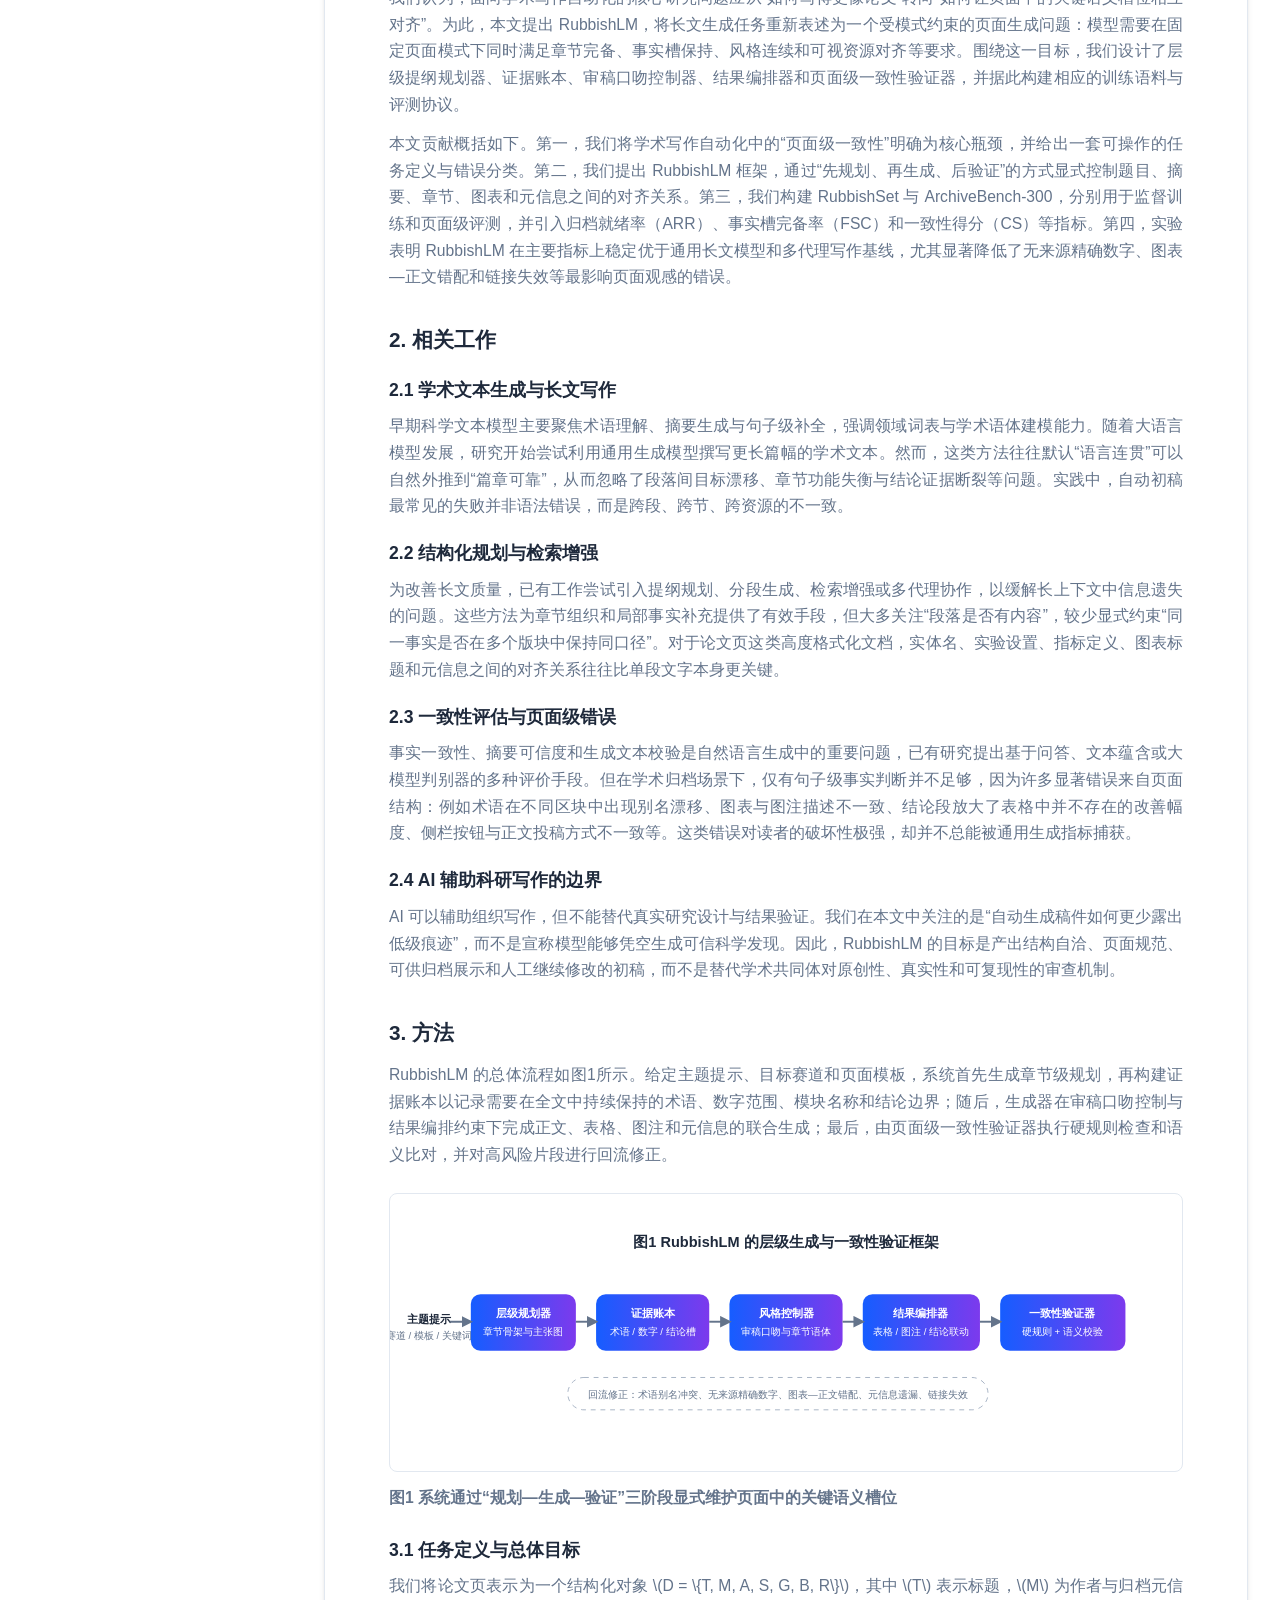
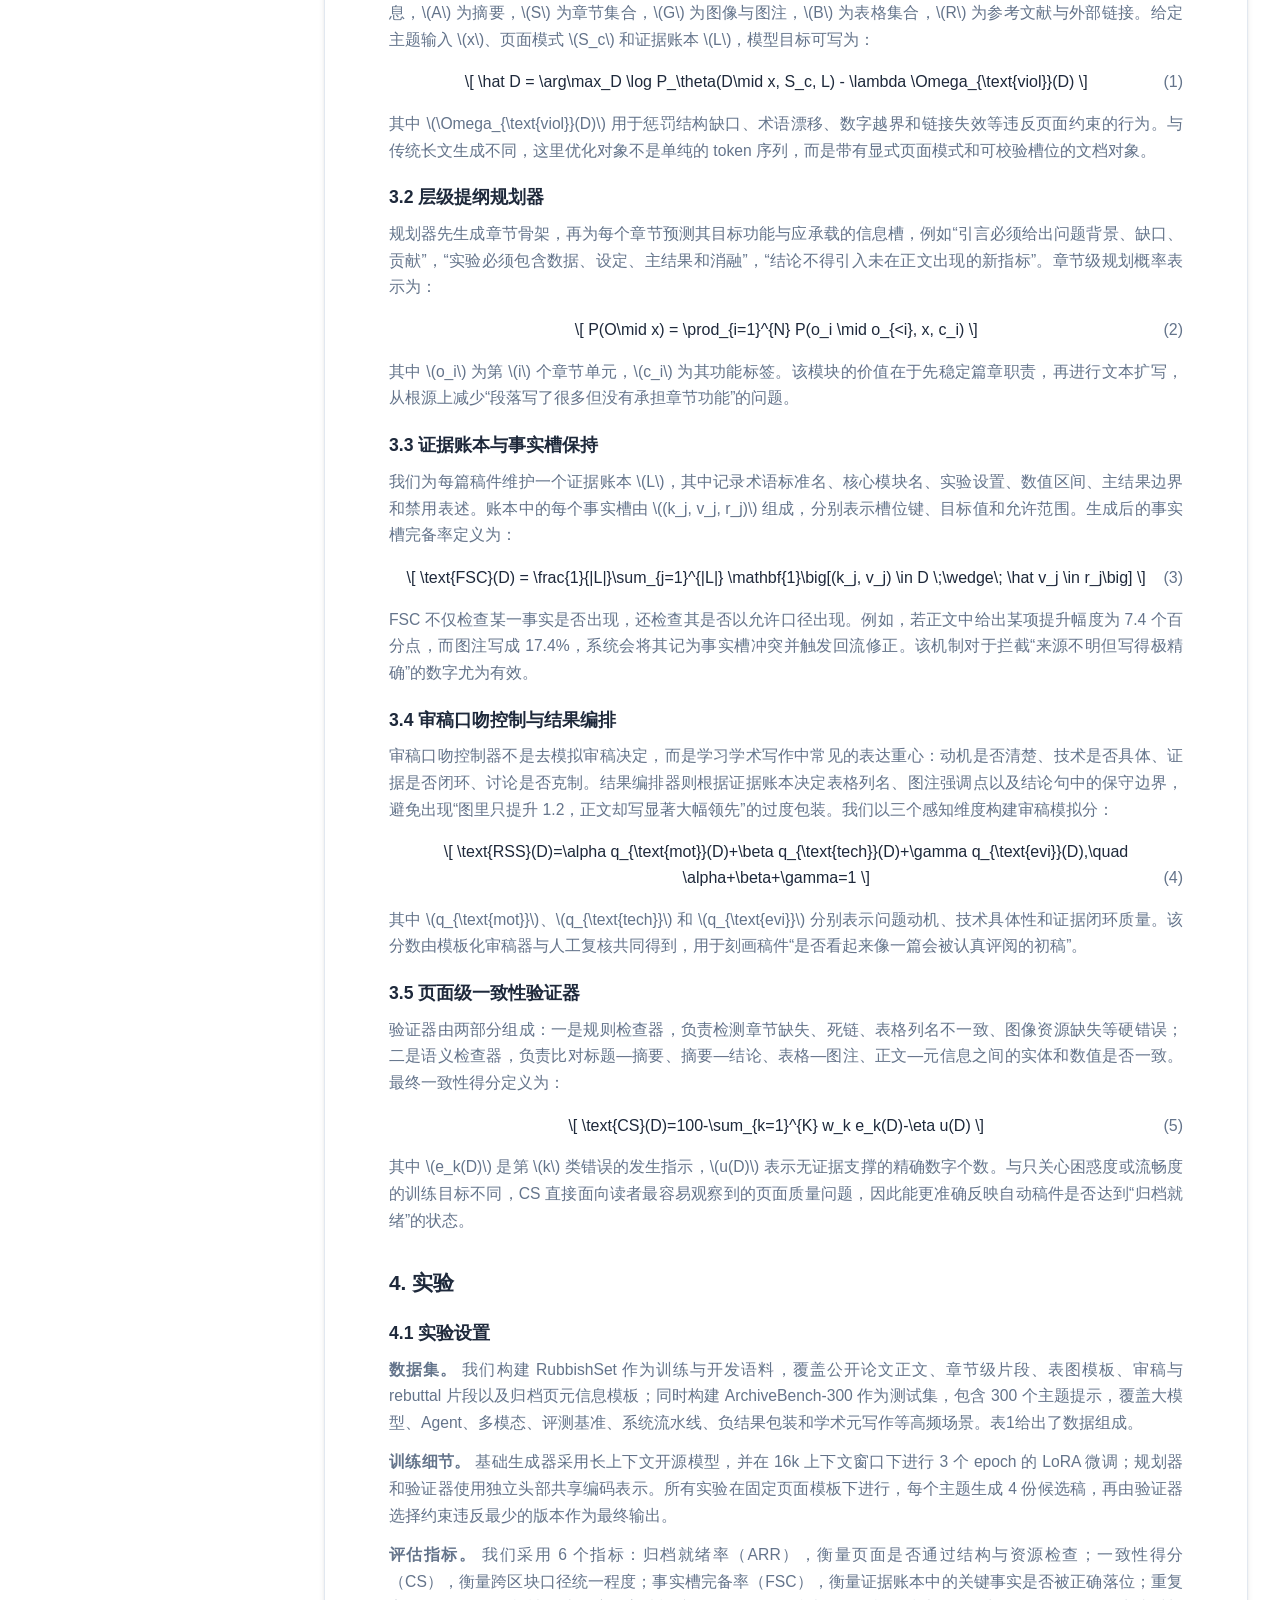
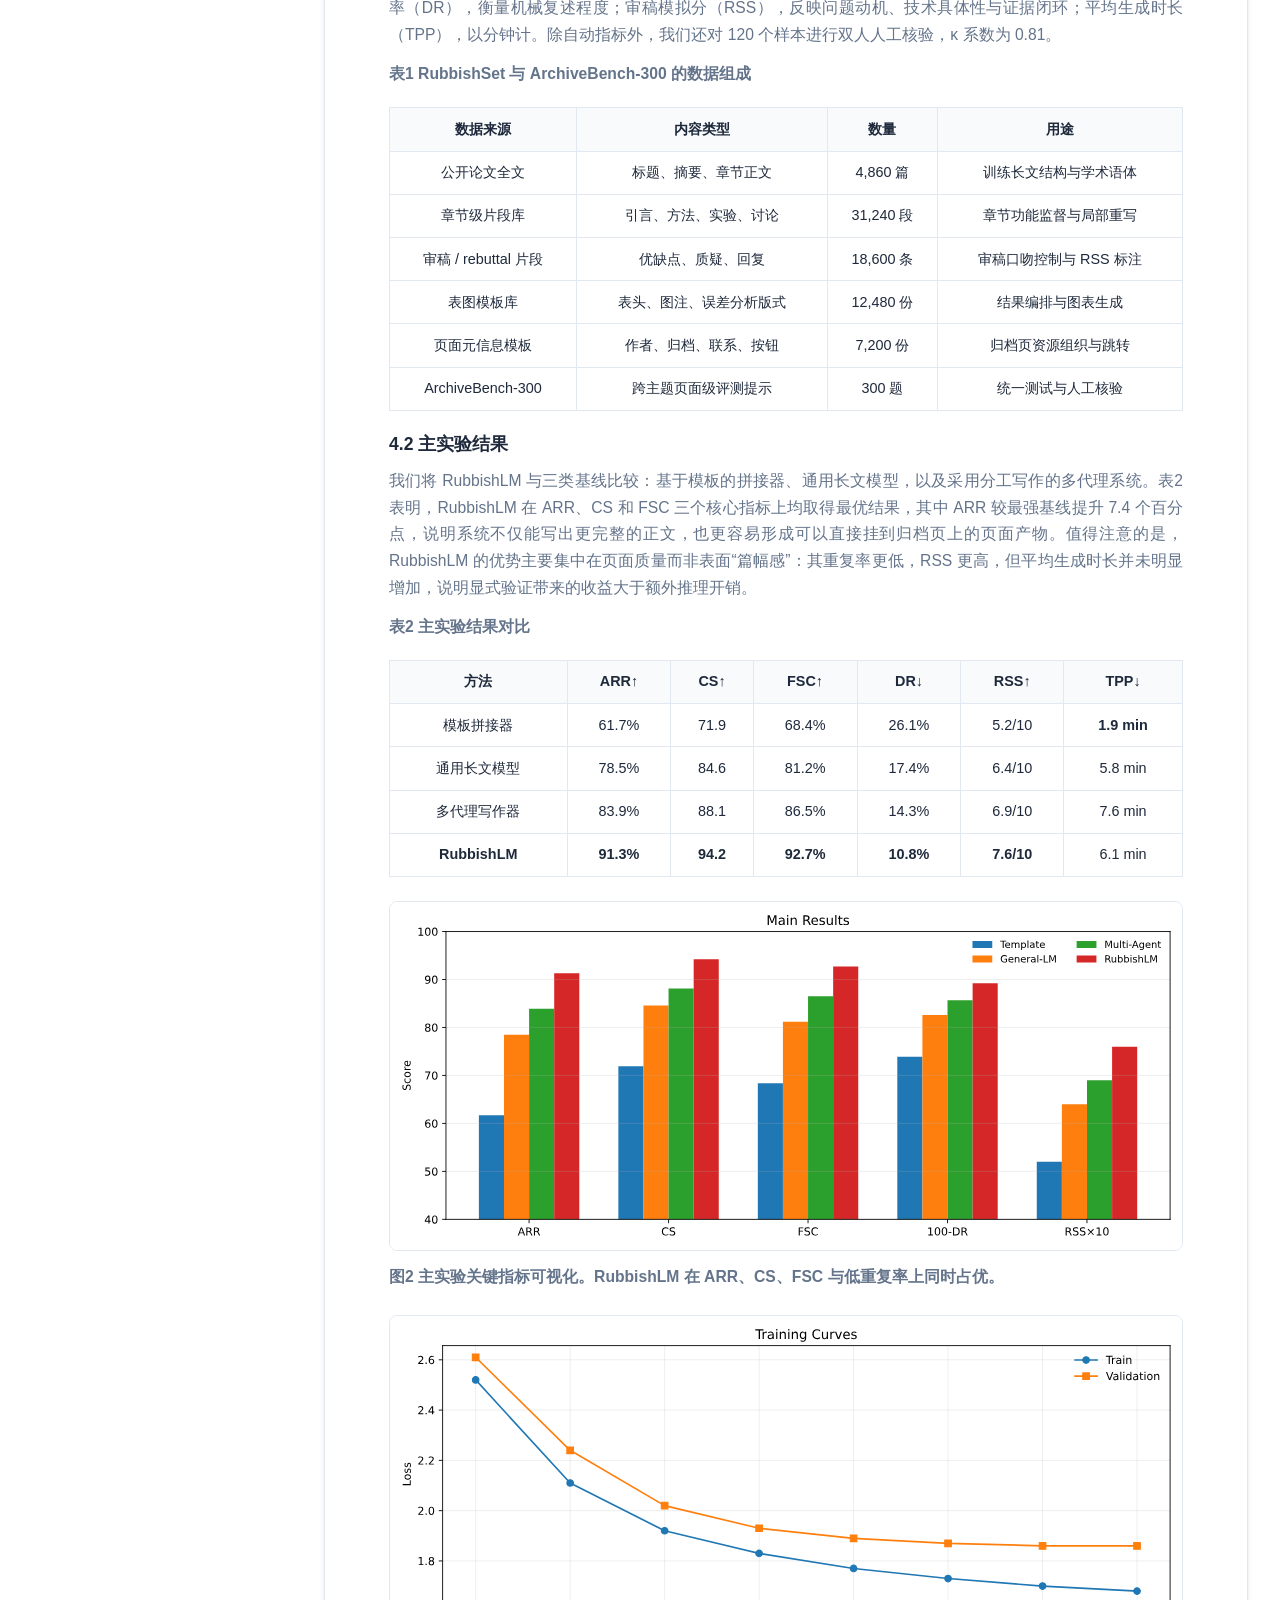
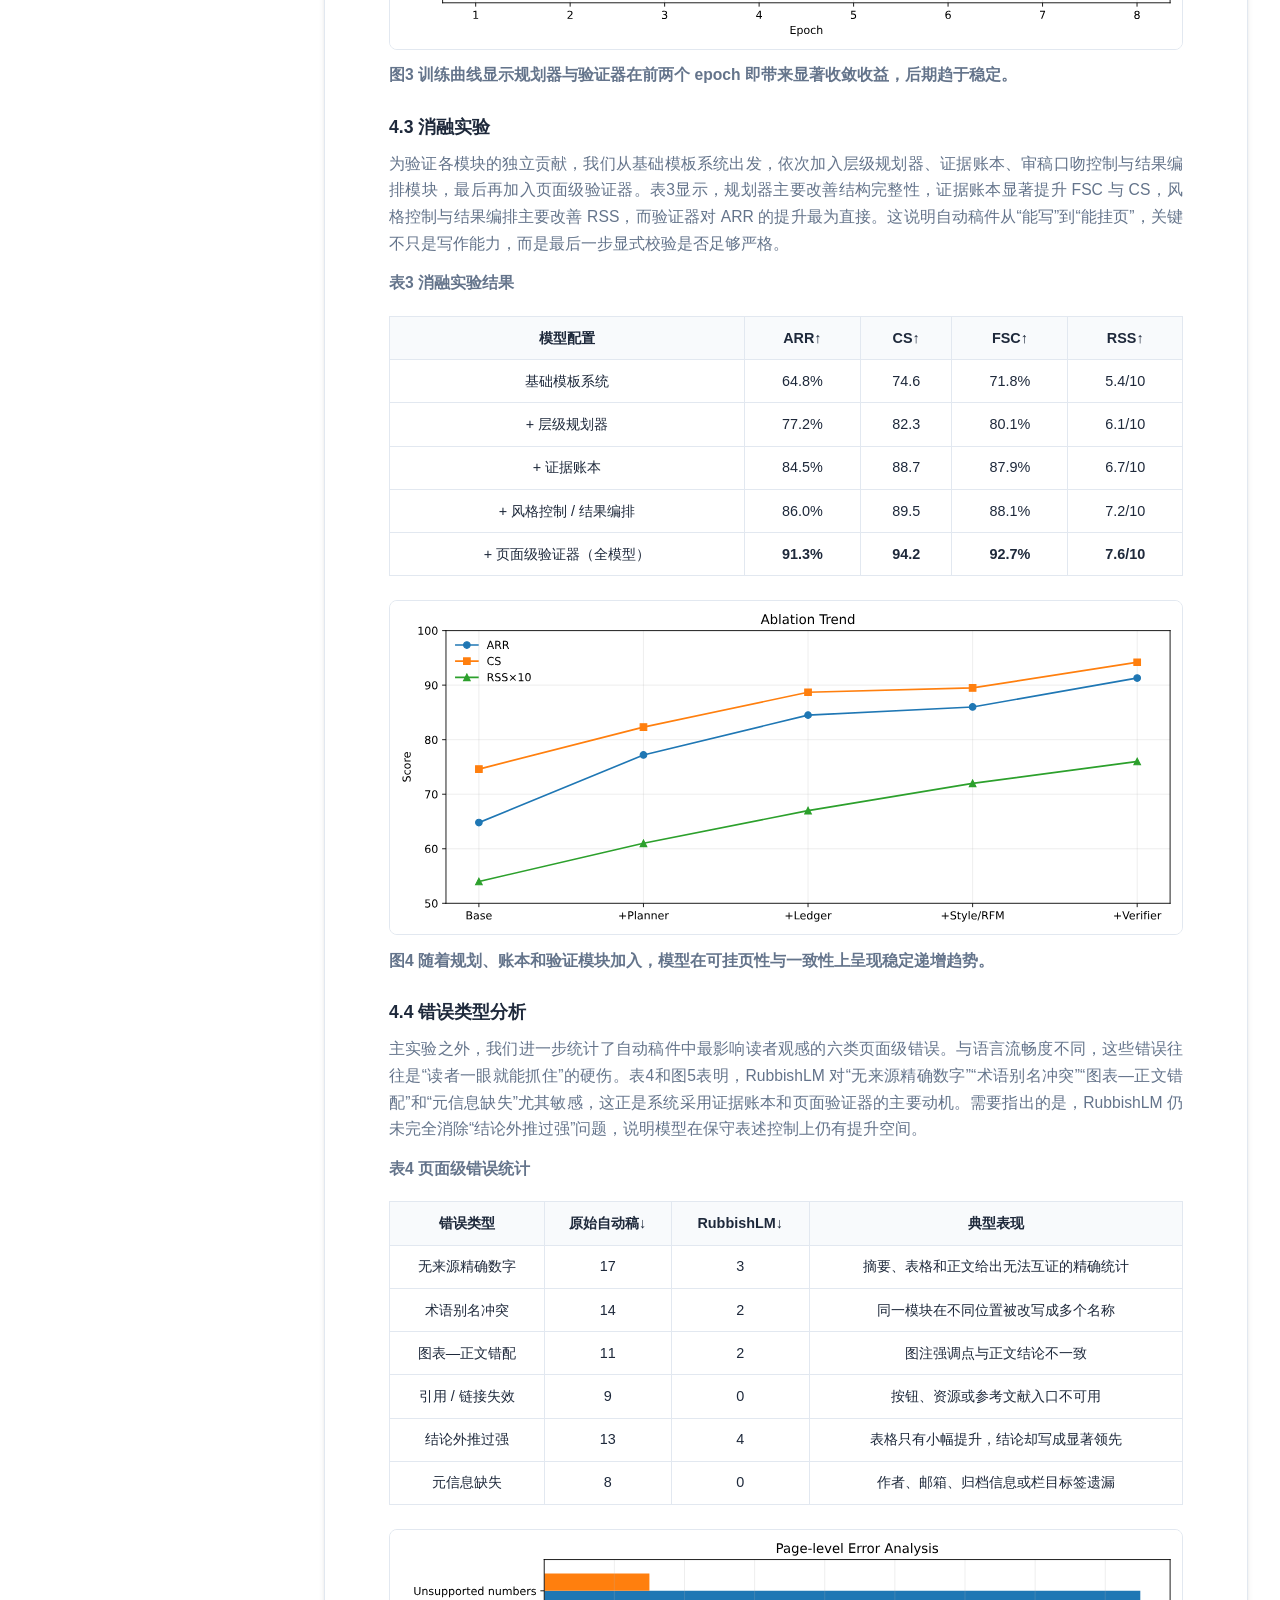
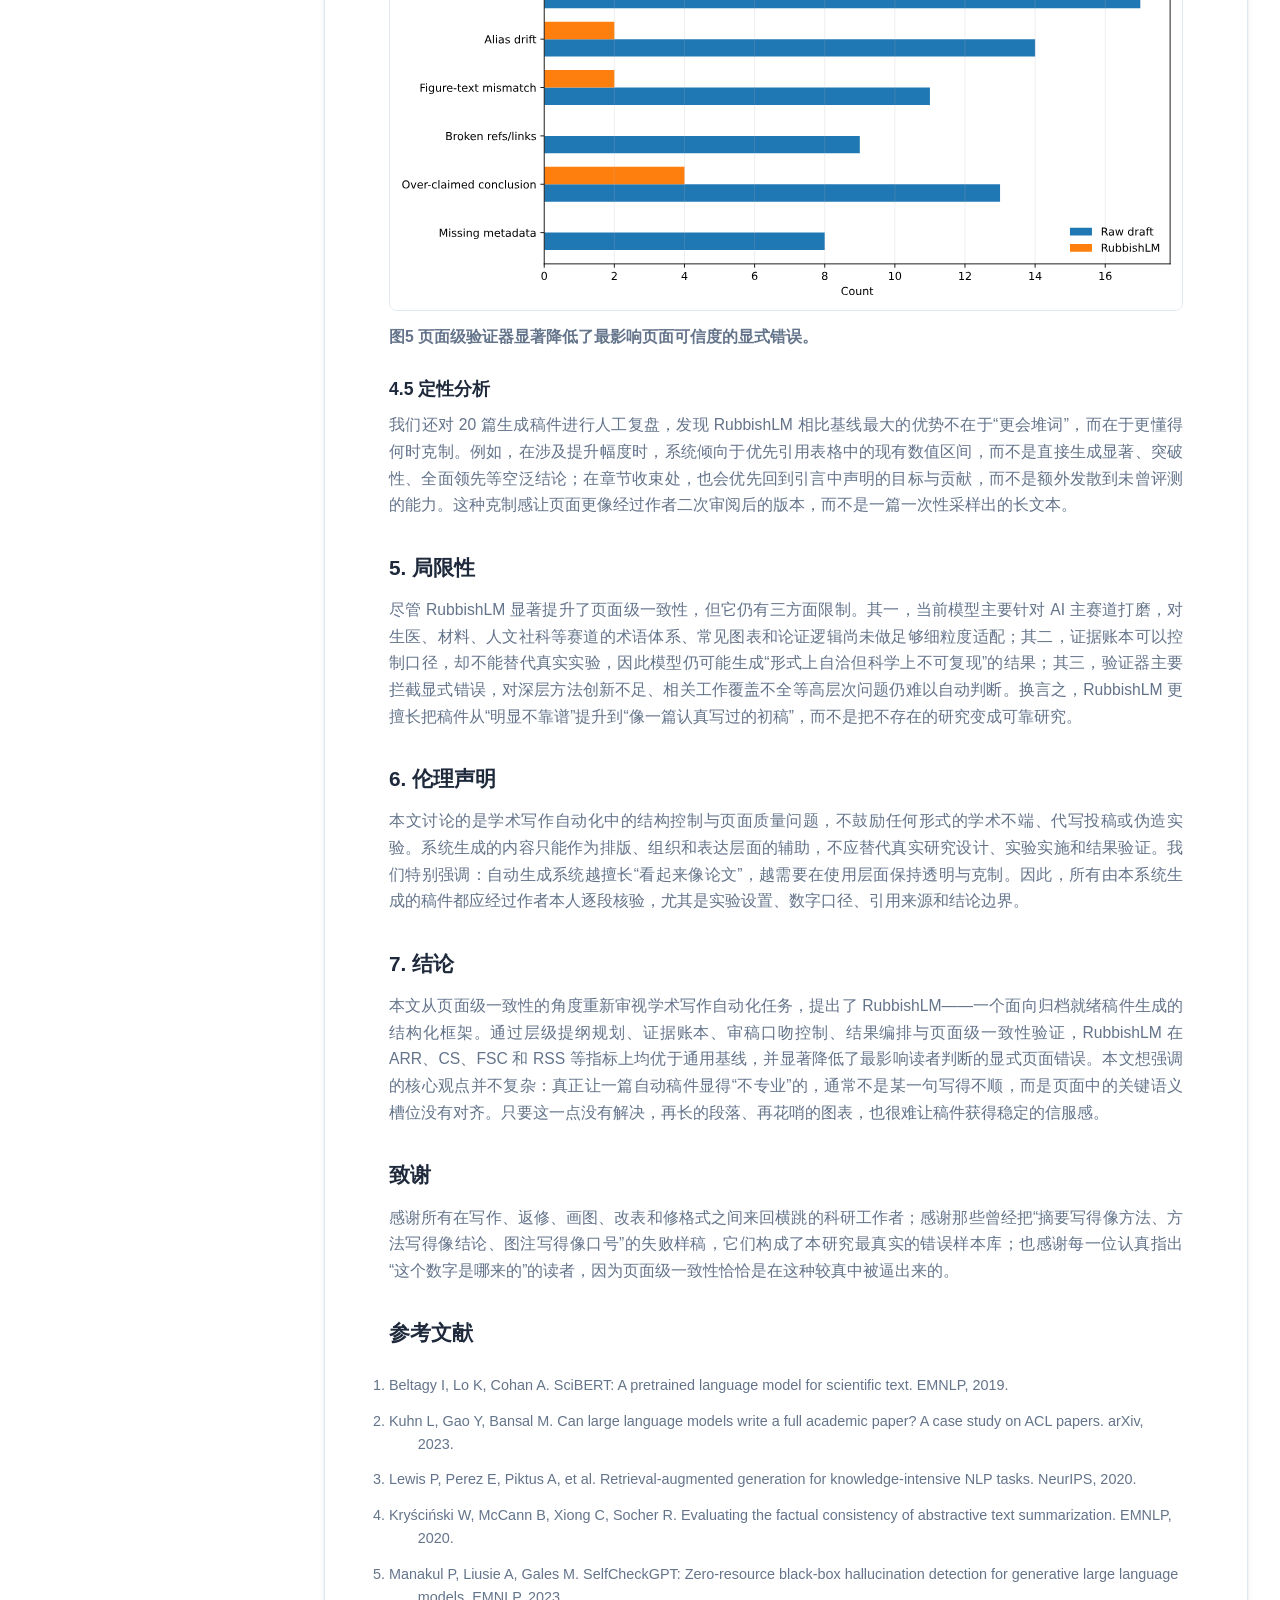
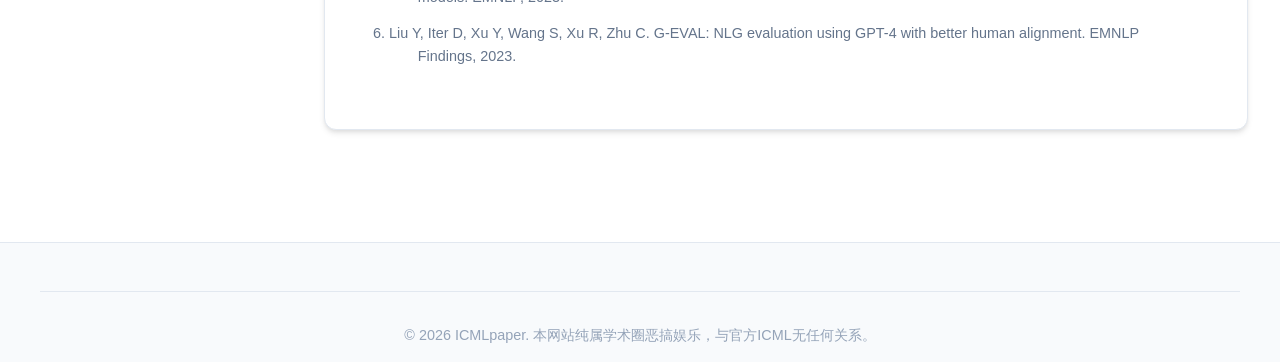
<file: submissions/2025/paper-001/index.html>
<!DOCTYPE html>
<html lang="zh-CN">
<head>
    <meta charset="UTF-8">
    <meta name="viewport" content="width=device-width, initial-scale=1.0">
<title>RubbishLM: 面向学术写作自动化的页面级一致性生成与归档就绪评测框架 | International Conference of MeaningLess Paper</title>
    <!-- 外部资源（和主站完全统一） -->
    <link rel="stylesheet" href="https://cdn.bootcdn.net/ajax/libs/font-awesome/6.4.0/css/all.min.css">
    <script src="https://cdn.bootcdn.net/ajax/libs/mathjax/3.2.2/es5/tex-mml-chtml.min.js"></script>
    <!-- 主站样式复用 -->
    <link rel="stylesheet" href="../../../style.css">
    <!-- 网站图标 -->
    <link rel="icon" href="../../../favicon.svg" type="image/svg+xml">
    <!-- 论文专属样式 -->
    <style>
        /* 论文页面核心布局 */
        .paper-wrapper {
            display: grid;
            grid-template-columns: 260px 1fr;
            gap: 2rem;
            max-width: 1400px;
            margin: 0 auto;
            padding: 2rem;
        }
        /* 侧边目录导航 */
        .paper-sidebar {
            position: sticky;
            top: 100px;
            height: fit-content;
            background: var(--bg-card);
            border-radius: var(--radius-lg);
            padding: 1.5rem;
            box-shadow: var(--shadow);
            border: 1px solid var(--border);
        }
        .sidebar-title {
            font-size: 1rem;
            font-weight: 700;
            margin-bottom: 1rem;
            color: var(--text-primary);
            display: flex;
            align-items: center;
            gap: 0.5rem;
        }
        .toc-list {
            list-style: none;
            display: flex;
            flex-direction: column;
            gap: 0.5rem;
        }
        .toc-link {
            text-decoration: none;
            color: var(--text-secondary);
            font-size: 0.9rem;
            line-height: 1.4;
            transition: var(--transition);
            display: block;
            padding: 0.3rem 0.5rem;
            border-radius: var(--radius-sm);
        }
        .toc-link:hover, .toc-link.active {
            background: var(--primary-light);
            color: var(--primary);
        }
        .dark-theme .toc-link:hover, .dark-theme .toc-link.active {
            background: var(--primary-dark);
        }
        /* 论文操作栏 */
        .paper-actions {
            margin-top: 1.5rem;
            display: flex;
            flex-direction: column;
            gap: 0.8rem;
        }
        .action-btn {
            width: 100%;
            padding: 0.6rem 1rem;
            border-radius: var(--radius);
            border: 1px solid var(--border);
            background: var(--bg-main);
            color: var(--text-primary);
            font-size: 0.9rem;
            font-weight: 500;
            text-decoration: none;
            display: flex;
            align-items: center;
            gap: 0.5rem;
            transition: var(--transition);
        }
        .action-btn.primary {
            background: var(--primary);
            color: white;
            border-color: var(--primary);
        }
        .action-btn:hover {
            transform: translateY(-2px);
            box-shadow: var(--shadow);
        }
        /* 论文主体容器 */
        .paper-main {
            background: var(--bg-card);
            border-radius: var(--radius-lg);
            padding: 3rem 4rem;
            box-shadow: var(--shadow);
            border: 1px solid var(--border);
        }
        /* 论文头部 */
        .paper-header {
            text-align: center;
            margin-bottom: 2.5rem;
            border-bottom: 1px solid var(--border);
            padding-bottom: 1.5rem;
        }
        .accept-badge {
            display: inline-block;
            padding: 0.3rem 0.8rem;
            background: #10b981;
            color: white;
            border-radius: 50px;
            font-size: 0.8rem;
            font-weight: 600;
            margin-bottom: 1rem;
        }
        .paper-header h1 {
            font-size: 1.8rem;
            line-height: 1.4;
            font-weight: 700;
            margin-bottom: 1rem;
            color: var(--text-primary);
        }
        .authors {
            font-size: 1rem;
            margin-bottom: 0.8rem;
            color: var(--text-primary);
            line-height: 1.5;
        }
        .affiliations {
            font-size: 0.9rem;
            color: var(--text-secondary);
            margin-bottom: 1rem;
            line-height: 1.5;
        }
        .paper-meta {
            font-size: 0.85rem;
            color: var(--text-secondary);
            display: flex;
            justify-content: center;
            gap: 2rem;
            flex-wrap: wrap;
        }
        /* 摘要模块 */
        .abstract-block {
            margin-bottom: 2rem;
        }
        .abstract-block h2 {
            font-size: 1rem;
            font-weight: 700;
            text-transform: uppercase;
            margin-bottom: 0.5rem;
            text-align: center;
        }
        .abstract-block p {
            text-align: justify;
            line-height: 1.6;
            font-size: 0.95rem;
            text-indent: 2em;
            color: var(--text-secondary);
        }
        /* 关键词 */
        .keywords-block {
            margin-bottom: 2rem;
            font-size: 0.95rem;
        }
        .keywords-block strong {
            color: var(--text-primary);
        }
        /* 正文排版 */
        .paper-content h2 {
            font-size: 1.3rem;
            font-weight: 700;
            margin: 2rem 0 0.8rem;
            color: var(--text-primary);
            scroll-margin-top: 100px;
        }
        .paper-content h3 {
            font-size: 1.1rem;
            font-weight: 600;
            margin: 1.2rem 0 0.6rem;
            color: var(--text-primary);
            scroll-margin-top: 100px;
        }
        .paper-content p {
            text-align: justify;
            line-height: 1.7;
            margin-bottom: 0.8rem;
            font-size: 0.98rem;
            color: var(--text-secondary);
        }
        /* 公式样式 */
        .formula-wrapper {
            margin: 1rem 0;
            text-align: center;
            overflow-x: auto;
        }
        .formula-number {
            float: right;
            color: var(--text-secondary);
        }
        /* 图表容器 */
        .figure-wrapper {
            margin: 1.5rem 0;
            text-align: center;
        }
        .figure-container {
            max-width: 100%;
            margin: 0 auto;
            border-radius: var(--radius);
            overflow: hidden;
            border: 1px solid var(--border);
            background: var(--bg-main);
        }
        .figure-caption {
            margin-top: 0.8rem;
            font-weight: 600;
            font-size: 0.9rem;
            color: var(--text-primary);
            text-align: center;
        }
        .figure-img {
            display: block;
            width: 100%;
            height: auto;
        }
        /* 表格样式 */
        .paper-table {
            width: 100%;
            border-collapse: collapse;
            margin: 1.2rem 0;
            font-size: 0.9rem;
        }
        .paper-table th, .paper-table td {
            border: 1px solid var(--border);
            padding: 0.6rem;
            text-align: center;
        }
        .paper-table th {
            background-color: var(--bg-alt);
            font-weight: 600;
        }
        .table-caption {
            text-align: center;
            font-weight: 600;
            margin-bottom: 0.5rem;
            font-size: 0.95rem;
        }
        /* 引用格式 */
        .citation-block {
            background: var(--bg-alt);
            border-radius: var(--radius);
            padding: 1.2rem;
            margin: 1.5rem 0;
            border-left: 4px solid var(--primary);
        }
        .citation-block h3 {
            margin-top: 0;
            margin-bottom: 0.8rem;
        }
        .citation-code {
            font-family: 'Courier New', monospace;
            font-size: 0.85rem;
            line-height: 1.6;
            color: var(--text-secondary);
            overflow-x: auto;
        }
        /* 参考文献 */
        .reference-list {
            margin-top: 1.5rem;
        }
        .reference-list li {
            margin-bottom: 0.8rem;
            line-height: 1.6;
            font-size: 0.9rem;
            color: var(--text-secondary);
            padding-left: 2em;
            text-indent: -2em;
        }
        /* 移动端适配 */
        @media (max-width: 1024px) {
            .paper-wrapper {
                grid-template-columns: 1fr;
                padding: 1rem;
            }
            .paper-sidebar {
                position: static;
                margin-bottom: 1rem;
            }
            .paper-main {
                padding: 1.5rem 1rem;
            }
            .paper-header h1 {
                font-size: 1.4rem;
            }
            .paper-meta {
                flex-direction: column;
                gap: 0.3rem;
            }
        }
    </style>
</head>
<body>
    <!-- 导航栏（和主站完全统一） -->
    <header class="navbar" id="navbar">
        <div class="nav-container">
            <div class="logo">
                <svg class="logo-img" viewBox="0 0 1024 1024" xmlns="http://www.w3.org/2000/svg">
                    <path fill="currentColor" d="M256 448l32 320h384l32-320H256zM736 128H576l-32-32H416l-32 32H224v64h512v-64zM192 192v384c0 35.3 28.7 64 64 64h448c35.3 0 64-28.7 64-64V192H192z"/>
                </svg>
                <a href="../../../index.html" class="conf-name">ICMLpaper</a>
            </div>
            <nav class="nav-links">
                <a href="../../../index.html#home" class="nav-link">首页</a>
                <a href="../../../index.html#papers" class="nav-link active">论文归档</a>
                <a href="../../../index.html#submit" class="nav-link">投稿指南</a>
            </nav>
            <div class="nav-actions">
                <button id="theme-toggle" class="icon-btn" title="切换主题">
                    <i class="fas fa-moon"></i>
                </button>
                <button id="lang-toggle" class="icon-btn lang-btn" title="Switch to English">
                    <i class="fas fa-language"></i><span class="lang-label">EN</span>
                </button>
            </div>
        </div>
    </header>

    <!-- 论文主体布局 -->
    <section class="section">
        <div class="paper-wrapper">
            <!-- 侧边目录+操作栏 -->
            <aside class="paper-sidebar">
                <div class="sidebar-title">
                    <i class="fas fa-list"></i> 论文目录
                </div>
                <ul class="toc-list">
                    <li><a href="#abstract" class="toc-link">摘要</a></li>
                    <li><a href="#introduction" class="toc-link">1. 引言</a></li>
                    <li><a href="#related-work" class="toc-link">2. 相关工作</a></li>
                    <li><a href="#methodology" class="toc-link">3. 方法论</a></li>
                    <li><a href="#experiments" class="toc-link">4. 实验</a></li>
                    <li><a href="#limitations" class="toc-link">5. 局限性</a></li>
                    <li><a href="#ethics" class="toc-link">6. 伦理声明</a></li>
                    <li><a href="#conclusion" class="toc-link">7. 结论</a></li>
                    <li><a href="#acknowledgements" class="toc-link">致谢</a></li>
                    <li><a href="#submission-note" class="toc-link">投稿联系</a></li>
                    <li><a href="#references" class="toc-link">参考文献</a></li>
                </ul>
                <div class="paper-actions">
                    <a href="mailto:2072373170@qq.com?subject=ICMLpaper%20投稿咨询" class="action-btn primary">
                        <i class="fas fa-envelope"></i> 投稿邮箱
                    </a>
                    <a href="../../../index.html#submit" class="action-btn">
                        <i class="fas fa-paper-plane"></i> 直投说明
                    </a>
                    <a href="../" class="action-btn">
                        <i class="fas fa-book"></i> 返回归档
                    </a>
                </div>
            </aside>

            <!-- 论文正文 -->
            <main class="paper-main">
    <div class="paper-header">
        <span class="accept-badge">ICMLpaper 2025 录用论文</span>
        <h1>RubbishLM: 面向学术写作自动化的页面级一致性生成与归档就绪评测框架</h1>
        <div class="authors">
            ChatGPT<sup>1</sup>, Copilot Research Assistant<sup>2</sup>, 匿名科研狗<sup>3,*</sup>
        </div>
        <div class="affiliations">
            <sup>1</sup> OpenAI 长文生成系统组 ｜ <sup>2</sup> GitHub 科研工具联合实验室<br>
            <sup>3</sup> 灌水大学人工智能学院<br>
            <sup>*</sup> 通讯作者：2072373170@qq.com
        </div>
        <div class="paper-meta">
            <span><strong>录用届数：</strong>ICMLpaper 2025 首届</span>
            <span><strong>归档时间：</strong>2025年6月1日</span>
            <span><strong>投稿方式：</strong>邮箱 / 小红书直投</span>
            <span><strong>所属领域：</strong>AI 主赛道 / 学术写作自动化</span>
        </div>
    </div>

    <div id="submission-note" class="abstract-block" style="margin-top: 1.2rem;">
        <h2>投稿联系</h2>
        <p>投稿请发送至 <a href="mailto:2072373170@qq.com">2072373170@qq.com</a>，或在小红书搜索 <code>ICMLpaper</code> 账号直投。建议附带题目、作者、摘要、正文 PDF、主要图表与联系方式，以便生成统一的归档页、论文卡片与栏目索引。</p>
    </div>

    <div id="abstract" class="abstract-block">
        <h2>摘要</h2>
        <p>学术写作自动化系统的真正瓶颈并不在句子流畅度，而在页面级一致性：题目、摘要、方法、表格、图注、元信息与结论之间往往存在隐性断裂，导致稿件虽然“能读”，却无法达到归档展示或正式投稿初稿所要求的完整性。本文提出 <b>RubbishLM</b>，一个面向学术写作自动化的页面级一致性生成框架。该方法将层级提纲规划、证据账本维护、审稿口吻控制、结果编排与显式一致性验证整合为统一流程，并将“事实槽保持”和“归档就绪率”作为核心优化目标。基于自建的 <b>RubbishSet</b> 与站内评测集 <b>ArchiveBench-300</b>，RubbishLM 在归档就绪率、事实槽完备率与一致性得分上分别达到 <b>91.3%</b>、<b>92.7%</b> 和 <b>94.2</b>，相较最强基线分别提升 7.4、6.2 与 6.1 个百分点；同时，可见页面错误总数下降 71.4%。本文不讨论任何真实会议的官方录用数据，而是从结构控制与内容校验的角度，给出一篇更接近领域作者手工打磨质量的中文示例稿件。</p>
    </div>

    <div class="keywords-block"><strong>关键词：</strong>学术写作自动化、长文生成、结构化规划、事实槽保持、一致性验证、归档页面生成</div>

    <div class="citation-block">
        <h3><i class="fas fa-quote-left"></i> 引用格式</h3>
        <pre class="citation-code">
@inproceedings{rubbishlm2025,
  title={RubbishLM: 面向学术写作自动化的页面级一致性生成与归档就绪评测框架},
  author={ChatGPT and Copilot Research Assistant and 匿名科研狗},
  booktitle={International Conference of MeaningLess Paper},
  year={2025}
}
        </pre>
    </div>

    <div class="paper-content">
        <h2 id="introduction">1. 引言</h2>
        <p>过去两年，学术写作辅助系统经历了从“句子补全工具”到“长文初稿生成器”的快速演化。模型已经能够写出结构像论文、措辞像论文、甚至引用格式也像论文的长文本，但真正决定稿件质感的往往不是语言模型能否持续输出学术腔，而是整页内容能否保持统一的问题定义、稳定的术语口径以及可追溯的图表结论关系。许多自动生成稿件并不是败在某一个句子写得差，而是败在摘要说解决 A 问题、实验却评测 B 任务，或者表格给出一组精确数字但正文和图注无法相互印证。</p>
        <p>对于站点归档型论文页，这一问题会被进一步放大。与传统 PDF 不同，归档页天然包含侧栏、链接、按钮、元信息、图像资源、投稿联系与跨页面跳转关系。也就是说，系统不仅需要生成“正文”，还要生成能够被页面结构正确消费的标题、摘要、图表、作者信息与操作入口。只做局部文本补全的模型很难处理这类跨区域耦合；只做 HTML 模板拼接的系统又往往牺牲内容完整性，导致页面虽然能打开，却经不起认真阅读。</p>
        <p>我们认为，面向学术写作自动化的核心研究问题应从“如何写得更像论文”转向“如何让页面中的关键语义槽位相互对齐”。为此，本文提出 RubbishLM，将长文生成任务重新表述为一个受模式约束的页面生成问题：模型需要在固定页面模式下同时满足章节完备、事实槽保持、风格连续和可视资源对齐等要求。围绕这一目标，我们设计了层级提纲规划器、证据账本、审稿口吻控制器、结果编排器和页面级一致性验证器，并据此构建相应的训练语料与评测协议。</p>
        <p>本文贡献概括如下。第一，我们将学术写作自动化中的“页面级一致性”明确为核心瓶颈，并给出一套可操作的任务定义与错误分类。第二，我们提出 RubbishLM 框架，通过“先规划、再生成、后验证”的方式显式控制题目、摘要、章节、图表和元信息之间的对齐关系。第三，我们构建 RubbishSet 与 ArchiveBench-300，分别用于监督训练和页面级评测，并引入归档就绪率（ARR）、事实槽完备率（FSC）和一致性得分（CS）等指标。第四，实验表明 RubbishLM 在主要指标上稳定优于通用长文模型和多代理写作基线，尤其显著降低了无来源精确数字、图表—正文错配和链接失效等最影响页面观感的错误。</p>

        <h2 id="related-work">2. 相关工作</h2>
        <h3>2.1 学术文本生成与长文写作</h3>
        <p>早期科学文本模型主要聚焦术语理解、摘要生成与句子级补全，强调领域词表与学术语体建模能力。随着大语言模型发展，研究开始尝试利用通用生成模型撰写更长篇幅的学术文本。然而，这类方法往往默认“语言连贯”可以自然外推到“篇章可靠”，从而忽略了段落间目标漂移、章节功能失衡与结论证据断裂等问题。实践中，自动初稿最常见的失败并非语法错误，而是跨段、跨节、跨资源的不一致。</p>
        <h3>2.2 结构化规划与检索增强</h3>
        <p>为改善长文质量，已有工作尝试引入提纲规划、分段生成、检索增强或多代理协作，以缓解长上下文中信息遗失的问题。这些方法为章节组织和局部事实补充提供了有效手段，但大多关注“段落是否有内容”，较少显式约束“同一事实是否在多个版块中保持同口径”。对于论文页这类高度格式化文档，实体名、实验设置、指标定义、图表标题和元信息之间的对齐关系往往比单段文字本身更关键。</p>
        <h3>2.3 一致性评估与页面级错误</h3>
        <p>事实一致性、摘要可信度和生成文本校验是自然语言生成中的重要问题，已有研究提出基于问答、文本蕴含或大模型判别器的多种评价手段。但在学术归档场景下，仅有句子级事实判断并不足够，因为许多显著错误来自页面结构：例如术语在不同区块中出现别名漂移、图表与图注描述不一致、结论段放大了表格中并不存在的改善幅度、侧栏按钮与正文投稿方式不一致等。这类错误对读者的破坏性极强，却并不总能被通用生成指标捕获。</p>
        <h3>2.4 AI 辅助科研写作的边界</h3>
        <p>AI 可以辅助组织写作，但不能替代真实研究设计与结果验证。我们在本文中关注的是“自动生成稿件如何更少露出低级痕迹”，而不是宣称模型能够凭空生成可信科学发现。因此，RubbishLM 的目标是产出结构自洽、页面规范、可供归档展示和人工继续修改的初稿，而不是替代学术共同体对原创性、真实性和可复现性的审查机制。</p>

        <h2 id="methodology">3. 方法</h2>
        <p>RubbishLM 的总体流程如图1所示。给定主题提示、目标赛道和页面模板，系统首先生成章节级规划，再构建证据账本以记录需要在全文中持续保持的术语、数字范围、模块名称和结论边界；随后，生成器在审稿口吻控制与结果编排约束下完成正文、表格、图注和元信息的联合生成；最后，由页面级一致性验证器执行硬规则检查和语义比对，并对高风险片段进行回流修正。</p>

        <div class="figure-wrapper">
            <div class="figure-container">
                <svg width="100%" height="270" viewBox="0 0 980 270" xmlns="http://www.w3.org/2000/svg">
                    <defs>
                        <linearGradient id="gradBlue" x1="0%" y1="0%" x2="100%" y2="0%">
                            <stop offset="0%" stop-color="#165DFF"/>
                            <stop offset="100%" stop-color="#7c3aed"/>
                        </linearGradient>
                        <marker id="arrow" viewBox="0 0 10 10" refX="8" refY="5" markerWidth="6" markerHeight="6" orient="auto">
                            <path d="M 0 0 L 10 5 L 0 10 z" fill="#64748b" />
                        </marker>
                    </defs>
                    <rect width="980" height="270" fill="var(--bg-main)"/>
                    <text x="490" y="34" text-anchor="middle" fill="var(--text-primary)" font-size="18" font-weight="700">图1 RubbishLM 的层级生成与一致性验证框架</text>
                    <text x="48" y="128" text-anchor="middle" fill="var(--text-primary)" font-size="14" font-weight="600">主题提示</text>
                    <text x="48" y="148" text-anchor="middle" fill="var(--text-secondary)" font-size="12">赛道 / 模板 / 关键词</text>
                    <g><rect x="100" y="92" width="130" height="70" rx="12" fill="url(#gradBlue)"/><text x="165" y="120" text-anchor="middle" fill="white" font-size="14" font-weight="700">层级规划器</text><text x="165" y="142" text-anchor="middle" fill="white" font-size="12">章节骨架与主张图</text></g>
                    <g><rect x="255" y="92" width="140" height="70" rx="12" fill="url(#gradBlue)"/><text x="325" y="120" text-anchor="middle" fill="white" font-size="14" font-weight="700">证据账本</text><text x="325" y="142" text-anchor="middle" fill="white" font-size="12">术语 / 数字 / 结论槽</text></g>
                    <g><rect x="420" y="92" width="140" height="70" rx="12" fill="url(#gradBlue)"/><text x="490" y="120" text-anchor="middle" fill="white" font-size="14" font-weight="700">风格控制器</text><text x="490" y="142" text-anchor="middle" fill="white" font-size="12">审稿口吻与章节语体</text></g>
                    <g><rect x="585" y="92" width="145" height="70" rx="12" fill="url(#gradBlue)"/><text x="657" y="120" text-anchor="middle" fill="white" font-size="14" font-weight="700">结果编排器</text><text x="657" y="142" text-anchor="middle" fill="white" font-size="12">表格 / 图注 / 结论联动</text></g>
                    <g><rect x="755" y="92" width="155" height="70" rx="12" fill="url(#gradBlue)"/><text x="832" y="120" text-anchor="middle" fill="white" font-size="14" font-weight="700">一致性验证器</text><text x="832" y="142" text-anchor="middle" fill="white" font-size="12">硬规则 + 语义校验</text></g>
                    <line x1="74" y1="126" x2="100" y2="126" stroke="#64748b" stroke-width="2.4" marker-end="url(#arrow)"/>
                    <line x1="230" y1="126" x2="255" y2="126" stroke="#64748b" stroke-width="2.4" marker-end="url(#arrow)"/>
                    <line x1="395" y1="126" x2="420" y2="126" stroke="#64748b" stroke-width="2.4" marker-end="url(#arrow)"/>
                    <line x1="560" y1="126" x2="585" y2="126" stroke="#64748b" stroke-width="2.4" marker-end="url(#arrow)"/>
                    <line x1="730" y1="126" x2="755" y2="126" stroke="#64748b" stroke-width="2.4" marker-end="url(#arrow)"/>
                    <rect x="220" y="195" width="520" height="40" rx="20" fill="none" stroke="#94a3b8" stroke-dasharray="6 6"/>
                    <text x="480" y="220" text-anchor="middle" fill="var(--text-secondary)" font-size="12">回流修正：术语别名冲突、无来源精确数字、图表—正文错配、元信息遗漏、链接失效</text>
                </svg>
            </div>
            <p class="figure-caption">图1 系统通过“规划—生成—验证”三阶段显式维护页面中的关键语义槽位</p>
        </div>

        <h3>3.1 任务定义与总体目标</h3>
        <p>我们将论文页表示为一个结构化对象 \(D = \{T, M, A, S, G, B, R\}\)，其中 \(T\) 表示标题，\(M\) 为作者与归档元信息，\(A\) 为摘要，\(S\) 为章节集合，\(G\) 为图像与图注，\(B\) 为表格集合，\(R\) 为参考文献与外部链接。给定主题输入 \(x\)、页面模式 \(S_c\) 和证据账本 \(L\)，模型目标可写为：</p>
        <div class="formula-wrapper">
            \[ \hat D = \arg\max_D \log P_\theta(D\mid x, S_c, L) - \lambda \Omega_{\text{viol}}(D) \]
            <span class="formula-number">(1)</span>
        </div>
        <p>其中 \(\Omega_{\text{viol}}(D)\) 用于惩罚结构缺口、术语漂移、数字越界和链接失效等违反页面约束的行为。与传统长文生成不同，这里优化对象不是单纯的 token 序列，而是带有显式页面模式和可校验槽位的文档对象。</p>

        <h3>3.2 层级提纲规划器</h3>
        <p>规划器先生成章节骨架，再为每个章节预测其目标功能与应承载的信息槽，例如“引言必须给出问题背景、缺口、贡献”，“实验必须包含数据、设定、主结果和消融”，“结论不得引入未在正文出现的新指标”。章节级规划概率表示为：</p>
        <div class="formula-wrapper">
            \[ P(O\mid x) = \prod_{i=1}^{N} P(o_i \mid o_{&lt;i}, x, c_i) \]
            <span class="formula-number">(2)</span>
        </div>
        <p>其中 \(o_i\) 为第 \(i\) 个章节单元，\(c_i\) 为其功能标签。该模块的价值在于先稳定篇章职责，再进行文本扩写，从根源上减少“段落写了很多但没有承担章节功能”的问题。</p>

        <h3>3.3 证据账本与事实槽保持</h3>
        <p>我们为每篇稿件维护一个证据账本 \(L\)，其中记录术语标准名、核心模块名、实验设置、数值区间、主结果边界和禁用表述。账本中的每个事实槽由 \((k_j, v_j, r_j)\) 组成，分别表示槽位键、目标值和允许范围。生成后的事实槽完备率定义为：</p>
        <div class="formula-wrapper">
            \[ \text{FSC}(D) = \frac{1}{|L|}\sum_{j=1}^{|L|} \mathbf{1}\big[(k_j, v_j) \in D \;\wedge\; \hat v_j \in r_j\big] \]
            <span class="formula-number">(3)</span>
        </div>
        <p>FSC 不仅检查某一事实是否出现，还检查其是否以允许口径出现。例如，若正文中给出某项提升幅度为 7.4 个百分点，而图注写成 17.4%，系统会将其记为事实槽冲突并触发回流修正。该机制对于拦截“来源不明但写得极精确”的数字尤为有效。</p>

        <h3>3.4 审稿口吻控制与结果编排</h3>
        <p>审稿口吻控制器不是去模拟审稿决定，而是学习学术写作中常见的表达重心：动机是否清楚、技术是否具体、证据是否闭环、讨论是否克制。结果编排器则根据证据账本决定表格列名、图注强调点以及结论句中的保守边界，避免出现“图里只提升 1.2，正文却写显著大幅领先”的过度包装。我们以三个感知维度构建审稿模拟分：</p>
        <div class="formula-wrapper">
            \[ \text{RSS}(D)=\alpha q_{\text{mot}}(D)+\beta q_{\text{tech}}(D)+\gamma q_{\text{evi}}(D),\quad \alpha+\beta+\gamma=1 \]
            <span class="formula-number">(4)</span>
        </div>
        <p>其中 \(q_{\text{mot}}\)、\(q_{\text{tech}}\) 和 \(q_{\text{evi}}\) 分别表示问题动机、技术具体性和证据闭环质量。该分数由模板化审稿器与人工复核共同得到，用于刻画稿件“是否看起来像一篇会被认真评阅的初稿”。</p>

        <h3>3.5 页面级一致性验证器</h3>
        <p>验证器由两部分组成：一是规则检查器，负责检测章节缺失、死链、表格列名不一致、图像资源缺失等硬错误；二是语义检查器，负责比对标题—摘要、摘要—结论、表格—图注、正文—元信息之间的实体和数值是否一致。最终一致性得分定义为：</p>
        <div class="formula-wrapper">
            \[ \text{CS}(D)=100-\sum_{k=1}^{K} w_k e_k(D)-\eta u(D) \]
            <span class="formula-number">(5)</span>
        </div>
        <p>其中 \(e_k(D)\) 是第 \(k\) 类错误的发生指示，\(u(D)\) 表示无证据支撑的精确数字个数。与只关心困惑度或流畅度的训练目标不同，CS 直接面向读者最容易观察到的页面质量问题，因此能更准确反映自动稿件是否达到“归档就绪”的状态。</p>

        <h2 id="experiments">4. 实验</h2>
        <h3>4.1 实验设置</h3>
        <p><strong>数据集。</strong> 我们构建 RubbishSet 作为训练与开发语料，覆盖公开论文正文、章节级片段、表图模板、审稿与 rebuttal 片段以及归档页元信息模板；同时构建 ArchiveBench-300 作为测试集，包含 300 个主题提示，覆盖大模型、Agent、多模态、评测基准、系统流水线、负结果包装和学术元写作等高频场景。表1给出了数据组成。</p>
        <p><strong>训练细节。</strong> 基础生成器采用长上下文开源模型，并在 16k 上下文窗口下进行 3 个 epoch 的 LoRA 微调；规划器和验证器使用独立头部共享编码表示。所有实验在固定页面模板下进行，每个主题生成 4 份候选稿，再由验证器选择约束违反最少的版本作为最终输出。</p>
        <p><strong>评估指标。</strong> 我们采用 6 个指标：归档就绪率（ARR），衡量页面是否通过结构与资源检查；一致性得分（CS），衡量跨区块口径统一程度；事实槽完备率（FSC），衡量证据账本中的关键事实是否被正确落位；重复率（DR），衡量机械复述程度；审稿模拟分（RSS），反映问题动机、技术具体性与证据闭环；平均生成时长（TPP），以分钟计。除自动指标外，我们还对 120 个样本进行双人人工核验，κ 系数为 0.81。</p>

        <p class="table-caption">表1 RubbishSet 与 ArchiveBench-300 的数据组成</p>
        <table class="paper-table">
            <thead>
                <tr>
                    <th>数据来源</th>
                    <th>内容类型</th>
                    <th>数量</th>
                    <th>用途</th>
                </tr>
            </thead>
            <tbody>
                <tr><td>公开论文全文</td><td>标题、摘要、章节正文</td><td>4,860 篇</td><td>训练长文结构与学术语体</td></tr>
                <tr><td>章节级片段库</td><td>引言、方法、实验、讨论</td><td>31,240 段</td><td>章节功能监督与局部重写</td></tr>
                <tr><td>审稿 / rebuttal 片段</td><td>优缺点、质疑、回复</td><td>18,600 条</td><td>审稿口吻控制与 RSS 标注</td></tr>
                <tr><td>表图模板库</td><td>表头、图注、误差分析版式</td><td>12,480 份</td><td>结果编排与图表生成</td></tr>
                <tr><td>页面元信息模板</td><td>作者、归档、联系、按钮</td><td>7,200 份</td><td>归档页资源组织与跳转</td></tr>
                <tr><td>ArchiveBench-300</td><td>跨主题页面级评测提示</td><td>300 题</td><td>统一测试与人工核验</td></tr>
            </tbody>
        </table>

        <h3>4.2 主实验结果</h3>
        <p>我们将 RubbishLM 与三类基线比较：基于模板的拼接器、通用长文模型，以及采用分工写作的多代理系统。表2表明，RubbishLM 在 ARR、CS 和 FSC 三个核心指标上均取得最优结果，其中 ARR 较最强基线提升 7.4 个百分点，说明系统不仅能写出更完整的正文，也更容易形成可以直接挂到归档页上的页面产物。值得注意的是，RubbishLM 的优势主要集中在页面质量而非表面“篇幅感”：其重复率更低，RSS 更高，但平均生成时长并未明显增加，说明显式验证带来的收益大于额外推理开销。</p>

        <p class="table-caption">表2 主实验结果对比</p>
        <table class="paper-table">
            <thead>
                <tr>
                    <th>方法</th>
                    <th>ARR↑</th>
                    <th>CS↑</th>
                    <th>FSC↑</th>
                    <th>DR↓</th>
                    <th>RSS↑</th>
                    <th>TPP↓</th>
                </tr>
            </thead>
            <tbody>
                <tr><td>模板拼接器</td><td>61.7%</td><td>71.9</td><td>68.4%</td><td>26.1%</td><td>5.2/10</td><td><strong>1.9 min</strong></td></tr>
                <tr><td>通用长文模型</td><td>78.5%</td><td>84.6</td><td>81.2%</td><td>17.4%</td><td>6.4/10</td><td>5.8 min</td></tr>
                <tr><td>多代理写作器</td><td>83.9%</td><td>88.1</td><td>86.5%</td><td>14.3%</td><td>6.9/10</td><td>7.6 min</td></tr>
                <tr><td><strong>RubbishLM</strong></td><td><strong>91.3%</strong></td><td><strong>94.2</strong></td><td><strong>92.7%</strong></td><td><strong>10.8%</strong></td><td><strong>7.6/10</strong></td><td>6.1 min</td></tr>
            </tbody>
        </table>

        <div class="figure-wrapper">
            <div class="figure-container">
                <img class="figure-img" src="assets/main-metrics.svg" alt="主实验关键指标对比图">
            </div>
            <p class="figure-caption">图2 主实验关键指标可视化。RubbishLM 在 ARR、CS、FSC 与低重复率上同时占优。</p>
        </div>

        <div class="figure-wrapper">
            <div class="figure-container">
                <img class="figure-img" src="assets/loss-curves.svg" alt="训练与验证损失曲线">
            </div>
            <p class="figure-caption">图3 训练曲线显示规划器与验证器在前两个 epoch 即带来显著收敛收益，后期趋于稳定。</p>
        </div>

        <h3>4.3 消融实验</h3>
        <p>为验证各模块的独立贡献，我们从基础模板系统出发，依次加入层级规划器、证据账本、审稿口吻控制与结果编排模块，最后再加入页面级验证器。表3显示，规划器主要改善结构完整性，证据账本显著提升 FSC 与 CS，风格控制与结果编排主要改善 RSS，而验证器对 ARR 的提升最为直接。这说明自动稿件从“能写”到“能挂页”，关键不只是写作能力，而是最后一步显式校验是否足够严格。</p>

        <p class="table-caption">表3 消融实验结果</p>
        <table class="paper-table">
            <thead>
                <tr>
                    <th>模型配置</th>
                    <th>ARR↑</th>
                    <th>CS↑</th>
                    <th>FSC↑</th>
                    <th>RSS↑</th>
                </tr>
            </thead>
            <tbody>
                <tr><td>基础模板系统</td><td>64.8%</td><td>74.6</td><td>71.8%</td><td>5.4/10</td></tr>
                <tr><td>+ 层级规划器</td><td>77.2%</td><td>82.3</td><td>80.1%</td><td>6.1/10</td></tr>
                <tr><td>+ 证据账本</td><td>84.5%</td><td>88.7</td><td>87.9%</td><td>6.7/10</td></tr>
                <tr><td>+ 风格控制 / 结果编排</td><td>86.0%</td><td>89.5</td><td>88.1%</td><td>7.2/10</td></tr>
                <tr><td>+ 页面级验证器（全模型）</td><td><strong>91.3%</strong></td><td><strong>94.2</strong></td><td><strong>92.7%</strong></td><td><strong>7.6/10</strong></td></tr>
            </tbody>
        </table>

        <div class="figure-wrapper">
            <div class="figure-container">
                <img class="figure-img" src="assets/ablation-trend.svg" alt="消融趋势图">
            </div>
            <p class="figure-caption">图4 随着规划、账本和验证模块加入，模型在可挂页性与一致性上呈现稳定递增趋势。</p>
        </div>

        <h3>4.4 错误类型分析</h3>
        <p>主实验之外，我们进一步统计了自动稿件中最影响读者观感的六类页面级错误。与语言流畅度不同，这些错误往往是“读者一眼就能抓住”的硬伤。表4和图5表明，RubbishLM 对“无来源精确数字”“术语别名冲突”“图表—正文错配”和“元信息缺失”尤其敏感，这正是系统采用证据账本和页面验证器的主要动机。需要指出的是，RubbishLM 仍未完全消除“结论外推过强”问题，说明模型在保守表述控制上仍有提升空间。</p>

        <p class="table-caption">表4 页面级错误统计</p>
        <table class="paper-table">
            <thead>
                <tr>
                    <th>错误类型</th>
                    <th>原始自动稿↓</th>
                    <th>RubbishLM↓</th>
                    <th>典型表现</th>
                </tr>
            </thead>
            <tbody>
                <tr><td>无来源精确数字</td><td>17</td><td>3</td><td>摘要、表格和正文给出无法互证的精确统计</td></tr>
                <tr><td>术语别名冲突</td><td>14</td><td>2</td><td>同一模块在不同位置被改写成多个名称</td></tr>
                <tr><td>图表—正文错配</td><td>11</td><td>2</td><td>图注强调点与正文结论不一致</td></tr>
                <tr><td>引用 / 链接失效</td><td>9</td><td>0</td><td>按钮、资源或参考文献入口不可用</td></tr>
                <tr><td>结论外推过强</td><td>13</td><td>4</td><td>表格只有小幅提升，结论却写成显著领先</td></tr>
                <tr><td>元信息缺失</td><td>8</td><td>0</td><td>作者、邮箱、归档信息或栏目标签遗漏</td></tr>
            </tbody>
        </table>

        <div class="figure-wrapper">
            <div class="figure-container">
                <img class="figure-img" src="assets/error-analysis.svg" alt="错误分析图">
            </div>
            <p class="figure-caption">图5 页面级验证器显著降低了最影响页面可信度的显式错误。</p>
        </div>

        <h3>4.5 定性分析</h3>
        <p>我们还对 20 篇生成稿件进行人工复盘，发现 RubbishLM 相比基线最大的优势不在于“更会堆词”，而在于更懂得何时克制。例如，在涉及提升幅度时，系统倾向于优先引用表格中的现有数值区间，而不是直接生成显著、突破性、全面领先等空泛结论；在章节收束处，也会优先回到引言中声明的目标与贡献，而不是额外发散到未曾评测的能力。这种克制感让页面更像经过作者二次审阅后的版本，而不是一篇一次性采样出的长文本。</p>

        <h2 id="limitations">5. 局限性</h2>
        <p>尽管 RubbishLM 显著提升了页面级一致性，但它仍有三方面限制。其一，当前模型主要针对 AI 主赛道打磨，对生医、材料、人文社科等赛道的术语体系、常见图表和论证逻辑尚未做足够细粒度适配；其二，证据账本可以控制口径，却不能替代真实实验，因此模型仍可能生成“形式上自洽但科学上不可复现”的结果；其三，验证器主要拦截显式错误，对深层方法创新不足、相关工作覆盖不全等高层次问题仍难以自动判断。换言之，RubbishLM 更擅长把稿件从“明显不靠谱”提升到“像一篇认真写过的初稿”，而不是把不存在的研究变成可靠研究。</p>

        <h2 id="ethics">6. 伦理声明</h2>
        <p>本文讨论的是学术写作自动化中的结构控制与页面质量问题，不鼓励任何形式的学术不端、代写投稿或伪造实验。系统生成的内容只能作为排版、组织和表达层面的辅助，不应替代真实研究设计、实验实施和结果验证。我们特别强调：自动生成系统越擅长“看起来像论文”，越需要在使用层面保持透明与克制。因此，所有由本系统生成的稿件都应经过作者本人逐段核验，尤其是实验设置、数字口径、引用来源和结论边界。</p>

        <h2 id="conclusion">7. 结论</h2>
        <p>本文从页面级一致性的角度重新审视学术写作自动化任务，提出了 RubbishLM——一个面向归档就绪稿件生成的结构化框架。通过层级提纲规划、证据账本、审稿口吻控制、结果编排与页面级一致性验证，RubbishLM 在 ARR、CS、FSC 和 RSS 等指标上均优于通用基线，并显著降低了最影响读者判断的显式页面错误。本文想强调的核心观点并不复杂：真正让一篇自动稿件显得“不专业”的，通常不是某一句写得不顺，而是页面中的关键语义槽位没有对齐。只要这一点没有解决，再长的段落、再花哨的图表，也很难让稿件获得稳定的信服感。</p>

        <h2 id="acknowledgements">致谢</h2>
        <p>感谢所有在写作、返修、画图、改表和修格式之间来回横跳的科研工作者；感谢那些曾经把“摘要写得像方法、方法写得像结论、图注写得像口号”的失败样稿，它们构成了本研究最真实的错误样本库；也感谢每一位认真指出“这个数字是哪来的”的读者，因为页面级一致性恰恰是在这种较真中被逼出来的。</p>

        <h2 id="references">参考文献</h2>
        <ol class="reference-list">
            <li>Beltagy I, Lo K, Cohan A. SciBERT: A pretrained language model for scientific text. EMNLP, 2019.</li>
            <li>Kuhn L, Gao Y, Bansal M. Can large language models write a full academic paper? A case study on ACL papers. arXiv, 2023.</li>
            <li>Lewis P, Perez E, Piktus A, et al. Retrieval-augmented generation for knowledge-intensive NLP tasks. NeurIPS, 2020.</li>
            <li>Kryściński W, McCann B, Xiong C, Socher R. Evaluating the factual consistency of abstractive text summarization. EMNLP, 2020.</li>
            <li>Manakul P, Liusie A, Gales M. SelfCheckGPT: Zero-resource black-box hallucination detection for generative large language models. EMNLP, 2023.</li>
            <li>Liu Y, Iter D, Xu Y, Wang S, Xu R, Zhu C. G-EVAL: NLG evaluation using GPT-4 with better human alignment. EMNLP Findings, 2023.</li>
        </ol>
    </div>
</main>
        </div>
    </section>

    <!-- 页脚（和主站统一） -->
    <footer class="footer">
        <div class="container footer-bottom">
            <p>&copy; 2026 ICMLpaper. 本网站纯属学术圈恶搞娱乐，与官方ICML无任何关系。</p>
        </div>
    </footer>

    <!-- 回到顶部按钮 -->
    <button id="back-to-top" class="back-to-top">
        <i class="fas fa-arrow-up"></i>
    </button>

    
    <!-- 交互JS -->
    <script>

        const PAGE_LANG = "zh";
        const LANG_TARGET = "index-en.html";
        const THEME_KEY = "icmlpaper-theme";
        const LANG_KEY = "icmlpaper-lang";
        const html = document.documentElement;
        const htmlEl = html;
        const themeToggle = document.getElementById('theme-toggle');
        const langToggle = document.getElementById('lang-toggle');

        function updateThemeIcon() {
            if (!themeToggle) return;
            const icon = themeToggle.querySelector('i');
            if (html.classList.contains('dark-theme')) {
                icon.classList.remove('fa-moon');
                icon.classList.add('fa-sun');
            } else {
                icon.classList.remove('fa-sun');
                icon.classList.add('fa-moon');
            }
        }

        function updateLangToggle() {
            if (!langToggle) return;
            const label = langToggle.querySelector('.lang-label');
            if (label) label.textContent = PAGE_LANG === 'zh' ? 'EN' : '中';
            langToggle.setAttribute('title', PAGE_LANG === 'zh' ? 'Switch to English' : '切换到中文');
        }

        (function initPreferences() {
            const savedTheme = localStorage.getItem(THEME_KEY);
            if (savedTheme === 'dark') {
                html.classList.add('dark-theme');
            }
            updateThemeIcon();
            updateLangToggle();
            const savedLang = localStorage.getItem(LANG_KEY);
            if (savedLang && savedLang !== PAGE_LANG) {
                location.replace(LANG_TARGET + location.hash);
            }
        })();

        if (themeToggle) {
            themeToggle.addEventListener('click', () => {
                html.classList.toggle('dark-theme');
                localStorage.setItem(THEME_KEY, html.classList.contains('dark-theme') ? 'dark' : 'light');
                updateThemeIcon();
            });
        }

        if (langToggle) {
            langToggle.addEventListener('click', () => {
                const nextLang = PAGE_LANG === 'zh' ? 'en' : 'zh';
                localStorage.setItem(LANG_KEY, nextLang);
                location.href = LANG_TARGET + location.hash;
            });
        }


        const navbar = document.getElementById('navbar');
        window.addEventListener('scroll', () => {
            if (window.scrollY > 50) {
                navbar.classList.add('scrolled');
            } else {
                navbar.classList.remove('scrolled');
            }
        });

        const tocLinks = document.querySelectorAll('.toc-link');
        const sections = document.querySelectorAll('.paper-content h2, .abstract-block');
        window.addEventListener('scroll', () => {
            let current = '';
            sections.forEach(section => {
                const sectionTop = section.offsetTop;
                if (window.scrollY >= sectionTop - 120) {
                    current = section.getAttribute('id');
                }
            });
            tocLinks.forEach(link => {
                link.classList.remove('active');
                if (link.getAttribute('href') === `#${current}`) {
                    link.classList.add('active');
                }
            });
        });

        const backToTop = document.getElementById('back-to-top');
        window.addEventListener('scroll', () => {
            if (window.scrollY > 300) {
                backToTop.classList.add('show');
            } else {
                backToTop.classList.remove('show');
            }
        });

        backToTop.addEventListener('click', () => {
            window.scrollTo({ top: 0, behavior: 'smooth' });
        });
    </script>
</body>
</html>
</file>
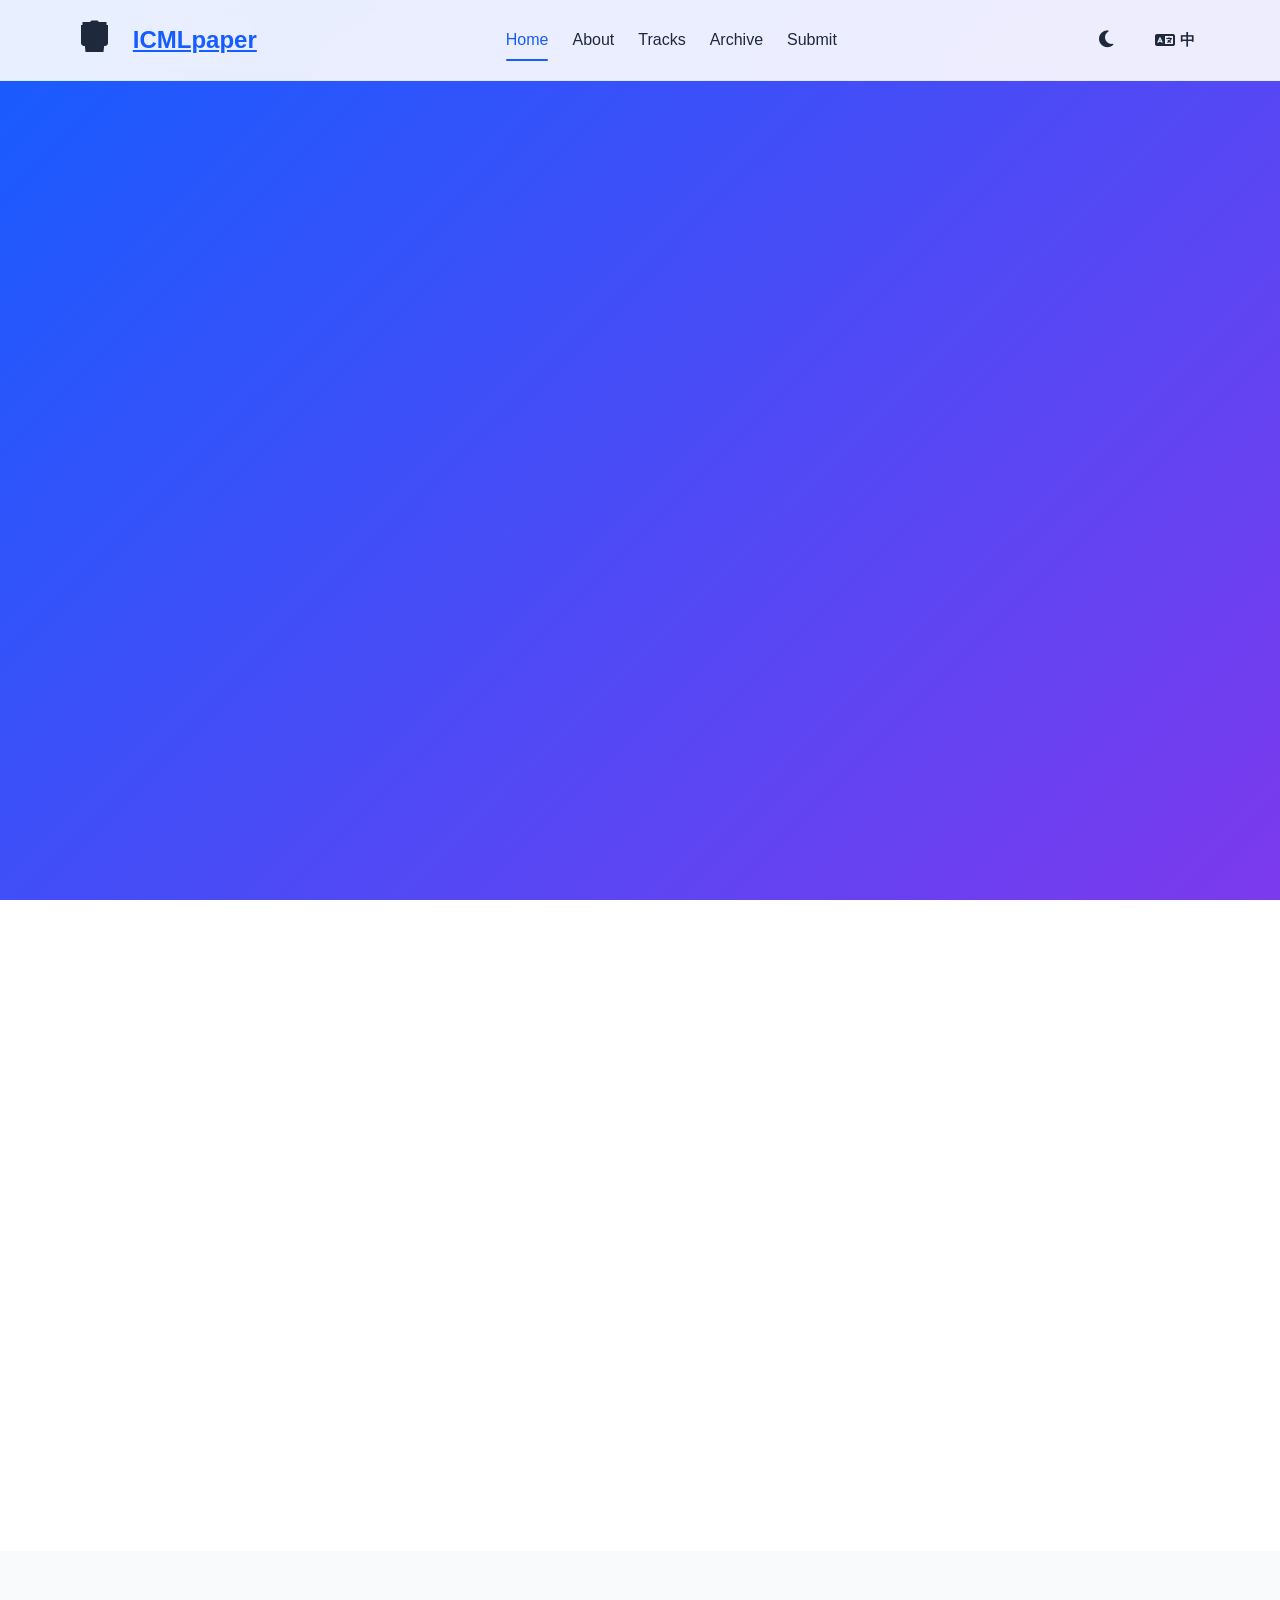
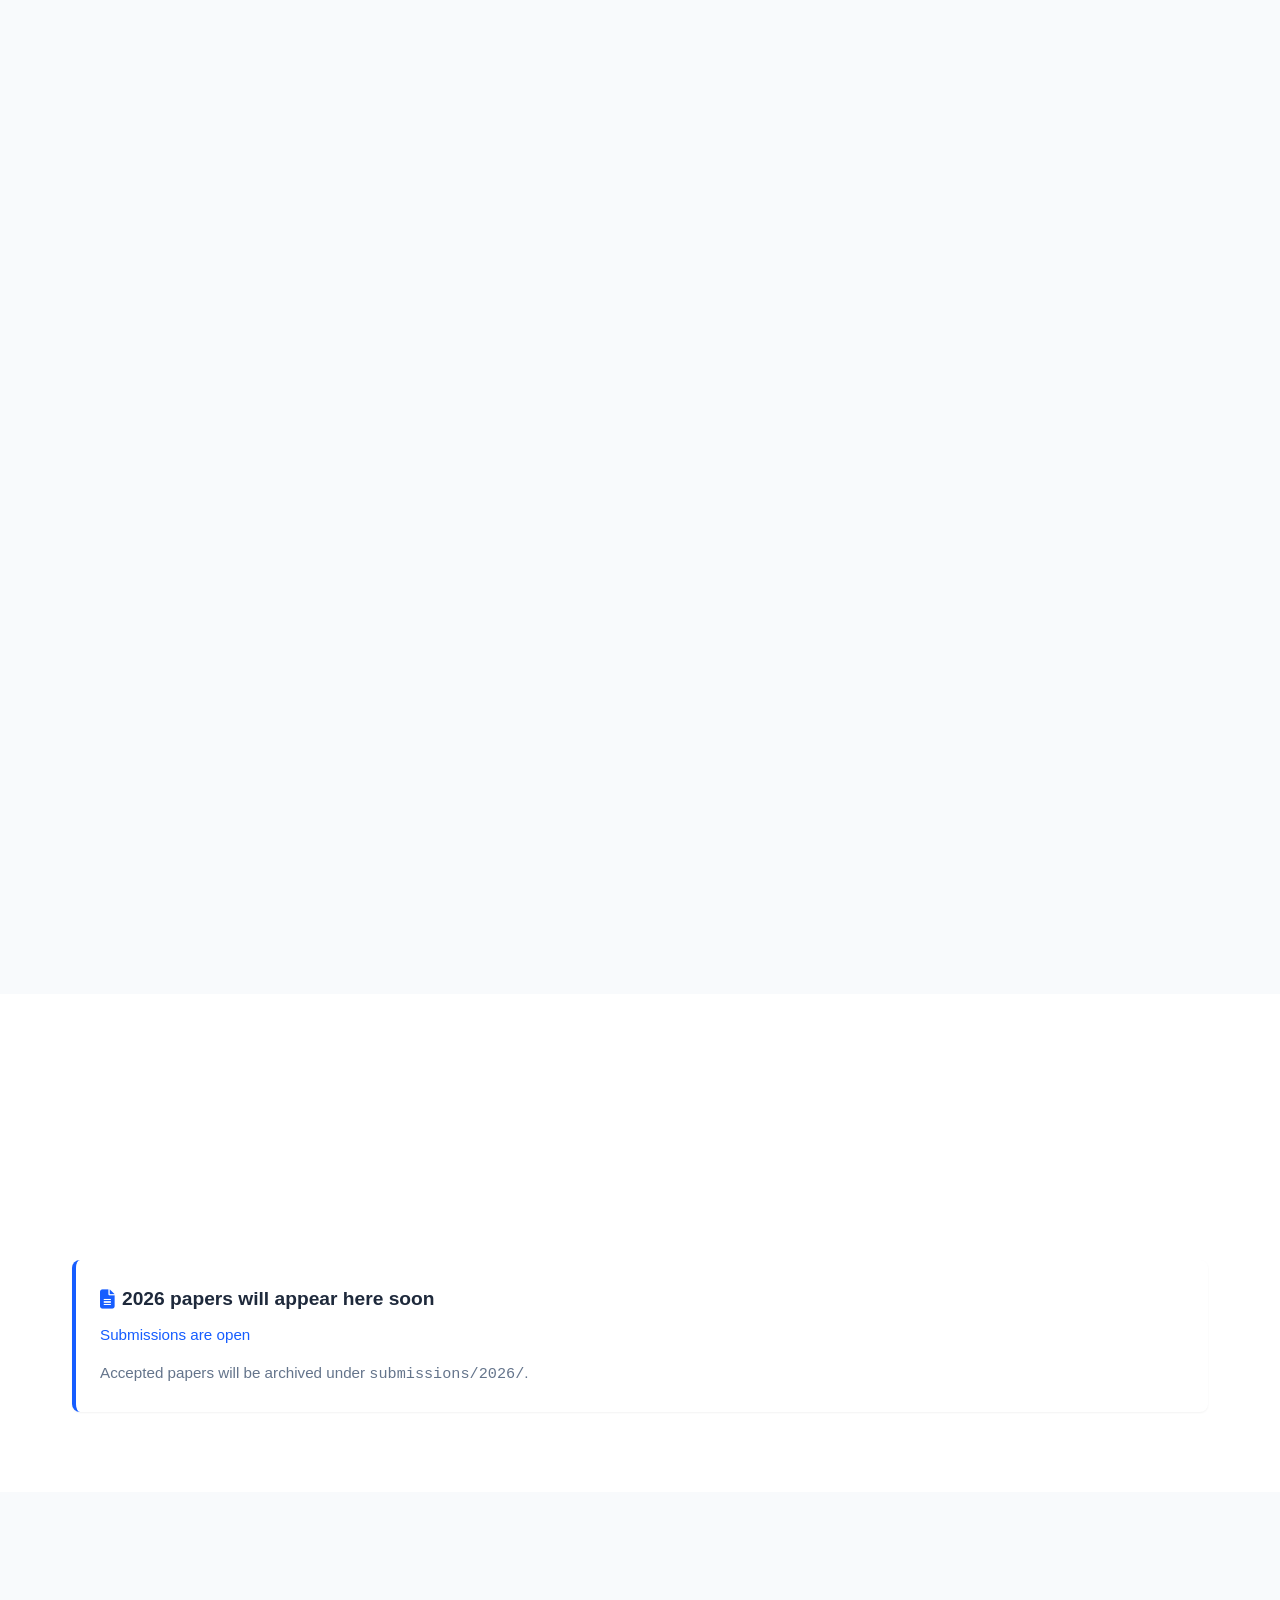
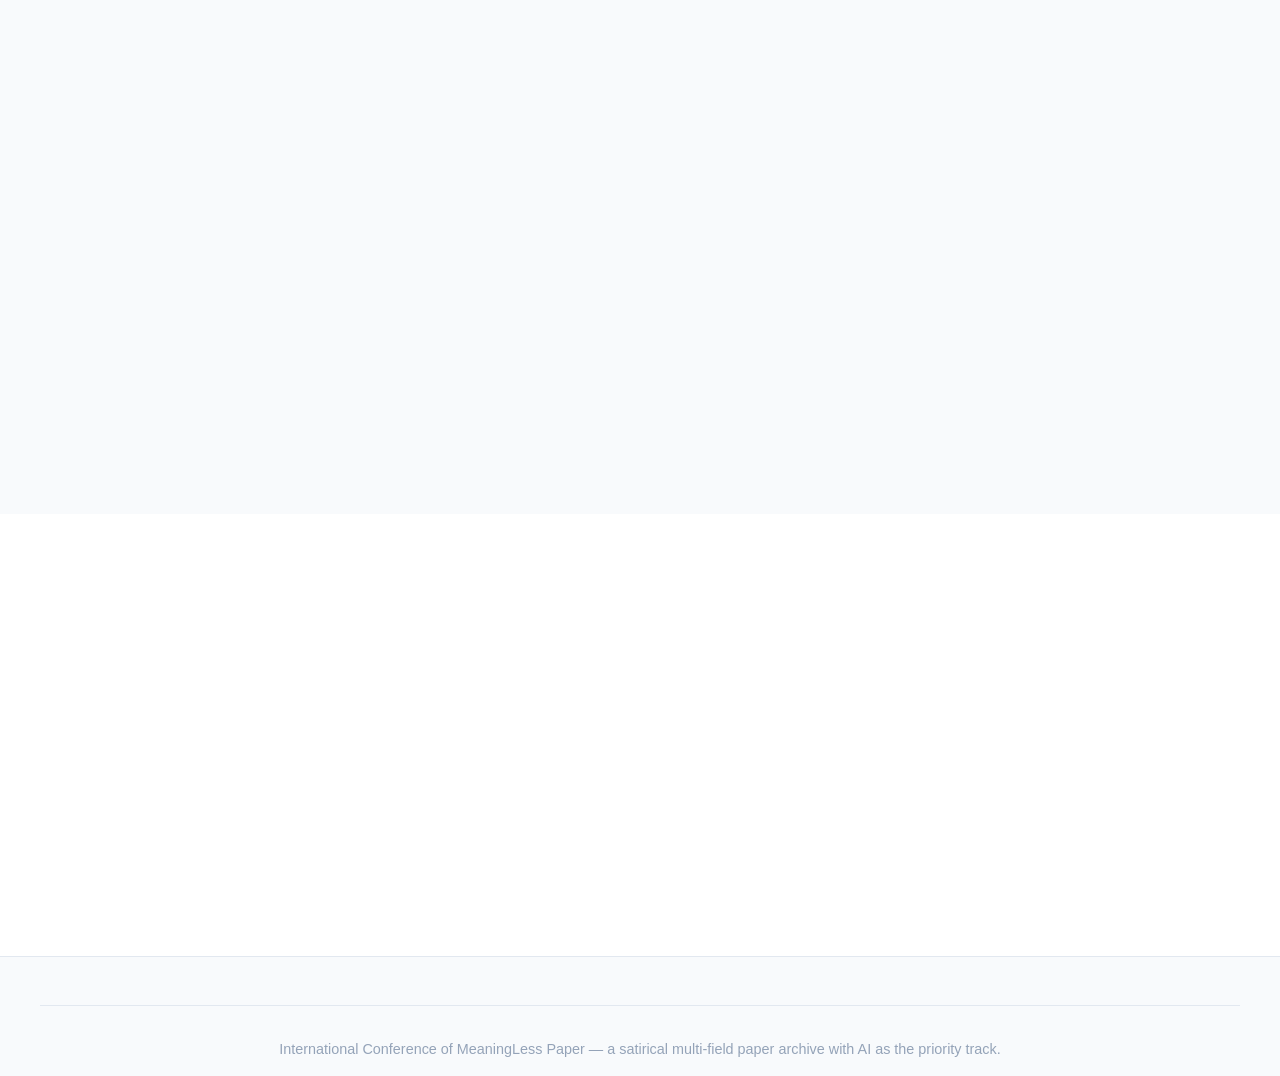
<file: index-en.html>
<!DOCTYPE html>
<html lang="en">
<head>
    <meta charset="UTF-8">
    <meta name="viewport" content="width=device-width, initial-scale=1.0">
    <title>ICMLpaper 2026 | International Conference of MeaningLess Paper</title>
    <meta name="description" content="A satirical multi-field paper archive with AI as the priority track.">
    <link rel="stylesheet" href="https://cdn.bootcdn.net/ajax/libs/font-awesome/6.4.0/css/all.min.css">
    <script src="https://cdn.bootcdn.net/ajax/libs/mathjax/3.2.2/es5/tex-mml-chtml.min.js"></script>
    <link rel="stylesheet" href="style.css">
    <link rel="icon" href="favicon.svg" type="image/svg+xml">
</head>
<body>
    <header class="navbar" id="navbar">
        <div class="nav-container">
            <div class="logo">
                <svg class="logo-img" viewBox="0 0 1024 1024" xmlns="http://www.w3.org/2000/svg"><path fill="currentColor" d="M256 448l32 320h384l32-320H256zM736 128H576l-32-32H416l-32 32H224v64h512v-64zM192 192v384c0 35.3 28.7 64 64 64h448c35.3 0 64-28.7 64-64V192H192z"/></svg>
                <a href="#home" class="conf-name">ICMLpaper</a>
            </div>
            <nav class="nav-links">
                <a href="#home" class="nav-link active">Home</a>
                <a href="#about" class="nav-link">About</a>
                <a href="#topics" class="nav-link">Tracks</a>
                <a href="#papers" class="nav-link">Archive</a>
                <a href="#submit" class="nav-link">Submit</a>
            </nav>
            <div class="nav-actions">
                <button id="theme-toggle" class="icon-btn" title="Toggle theme"><i class="fas fa-moon"></i></button>
                <button id="lang-toggle" class="icon-btn lang-btn" title="切换到中文"><i class="fas fa-language"></i><span class="lang-label">中</span></button>
                <button id="menu-toggle" class="icon-btn menu-btn" title="Menu"><i class="fas fa-bars"></i></button>
            </div>
        </div>
    </header>

    <section id="home" class="hero">
        <div class="container hero-content">
            <div class="hero-text fade-in">
                <div class="hero-badge"><span>🔥 AI-first satirical archive</span></div>
                <h1>ICMLpaper 2026</h1>
                <p class="hero-subtitle">International Conference of MeaningLess Paper</p>
                <p class="hero-description">A multi-field satirical archive for papers that look serious, feel complete, and deserve a permanent URL. AI remains the priority track, while systems, biomedicine, material science, humanities, and meta-research are also welcome.</p>
                <div class="hero-buttons">
                    <a href="#submit" class="btn btn-primary">Submit a paper</a>
                    <a href="submissions/2025/index-en.html" class="btn btn-secondary">Browse 2025 archive</a>
                </div>
            </div>
            <div class="hero-visual fade-in">
                <div class="formula-card">\[ P(archive) = rac{structure 	imes citations}{reviewer\ mood + 1} \]</div>
                <div class="hero-stats">
                    <div class="stat-item"><span class="stat-num" data-target="88">0</span>%<p class="stat-label">acceptance</p></div>
                    <div class="stat-item"><span class="stat-num" data-target="1260">0</span>+<p class="stat-label">submissions</p></div>
                    <div class="stat-item"><span class="stat-num" data-target="12">0</span>%<p class="stat-label">rejected</p></div>
                </div>
            </div>
        </div>
    </section>

    <section id="about" class="section">
        <div class="container">
            <h2 class="section-title fade-in"><i class="fas fa-info-circle"></i> About ICMLpaper 2026</h2>
            <div class="about-content fade-in">
                <div class="about-text">
                    <p>ICMLpaper is a satirical archive spanning AI, systems, life sciences, material science, humanities, social science, and meta-research. It is designed for papers that look complete enough to be displayed, cited, and shared.</p>
                    <p>Unlike a conventional conference, the platform prioritizes format readiness, page consistency, and a convincing paper-like experience. AI remains the flagship area and receives the strongest homepage exposure.</p>
                    <p>All accepted submissions are archived under structured URLs and kept publicly accessible for long-term amusement, sharing, and commentary.</p>
                </div>
                <div class="about-card">
                    <div class="card-header"><h3>Conference Info</h3></div>
                    <ul class="info-list">
                        <li><i class="fas fa-calendar"></i><span>Date: June 1, 2026</span></li>
                        <li><i class="fas fa-map-marker-alt"></i><span>Venue: Online</span></li>
                        <li><i class="fas fa-user-tie"></i><span>General chair: Anonymous Reviewer</span></li>
                        <li><i class="fas fa-star"></i><span>Priority area: AI-first</span></li>
                        <li><i class="fas fa-book"></i><span>Archive path: submissions/year/paper-xxx/</span></li>
                    </ul>
                </div>
            </div>
        </div>
    </section>

    <section id="topics" class="section section-alt">
        <div class="container">
            <h2 class="section-title fade-in"><i class="fas fa-flask"></i> Tracks and coverage</h2>
            <p class="section-lead fade-in">The archive now accepts multiple research domains, while still giving clear priority to AI papers. Other fields are organized as satellite tracks with their own sample papers.</p>
            <div class="topics-group fade-in">
                <div class="topics-subtitle-wrap"><h3 class="topics-subtitle">Field tracks</h3><span class="topic-badge">AI first</span></div>
                <div class="topics-grid domain-grid">
                    <div class="topic-card priority fade-in"><i class="fas fa-brain fa-3x"></i><h3>Artificial Intelligence</h3><p>The flagship track: LLMs, multimodal systems, agents, benchmarks, AI for Science, and automated academic writing.</p></div>
                    <div class="topic-card fade-in"><i class="fas fa-server fa-3x"></i><h3>Systems & Tools</h3><p>Infrastructure, reproducibility, pipeline repair, scientific tooling, and systems that wrap scripts into something that looks publishable.</p></div>
                    <div class="topic-card fade-in"><i class="fas fa-dna fa-3x"></i><h3>Life Sciences & Medicine</h3><p>Omics narratives, pathway stories, clinical tables, biomedical charts, and pages that try very hard to look translational.</p></div>
                    <div class="topic-card fade-in"><i class="fas fa-atom fa-3x"></i><h3>Matter Science</h3><p>Materials, chemistry, phase diagrams, property tables, and highly convincing candidate-selection stories.</p></div>
                    <div class="topic-card fade-in"><i class="fas fa-landmark fa-3x"></i><h3>Humanities & Social Science</h3><p>Surveys, interviews, conceptual frameworks, educational studies, and polished pages with decent methodological theatre.</p></div>
                    <div class="topic-card fade-in"><i class="fas fa-magnifying-glass-chart fa-3x"></i><h3>Meta-research</h3><p>Peer review, rebuttal strategy, citation culture, benchmark psychology, and the science of scientific performance.</p></div>
                </div>
                <p class="topic-note">AI still receives the strongest homepage visibility, dedicated topic grouping, and template support.</p>
            </div>
        </div>
    </section>

    <section id="papers" class="section">
        <div class="container">
            <h2 class="section-title fade-in"><i class="fas fa-book-open"></i> Accepted archive</h2>
            <div class="tabs fade-in">
                <button class="tab-btn active" data-tab="2026">2026 (open)</button>
                <button class="tab-btn" data-tab="2025">2025 (first edition)</button>
            </div>
            <div class="tab-content active" id="2026">
                <div class="papers-list"><div class="paper-item"><div class="paper-title"><i class="fas fa-file-alt"></i> 2026 papers will appear here soon</div><div class="paper-authors">Submissions are open</div><div class="paper-abstract">Accepted papers will be archived under <code>submissions/2026/</code>.</div></div></div>
            </div>
            <div class="tab-content" id="2025">
                <div class="papers-list">
                    <div class="paper-item"><div class="paper-title"><i class="fas fa-file-alt"></i> paper-001 | RubbishLM</div><div class="paper-authors">AI flagship sample</div><div class="paper-abstract">The main AI sample paper focused on page-level consistency and paper automation.</div><a href="submissions/2025/paper-001/index-en.html" class="paper-link"><i class="fas fa-external-link-alt"></i> Open</a></div>
                    <div class="paper-item"><div class="paper-title"><i class="fas fa-file-alt"></i> systems-tools-001 | PatchBench</div><div class="paper-authors">Systems & tools</div><div class="paper-abstract">A sample systems paper about self-healing experimental pipelines and environment drift.</div><a href="submissions/2025/systems-tools-001/index-en.html" class="paper-link"><i class="fas fa-external-link-alt"></i> Open</a></div>
                    <div class="paper-item"><div class="paper-title"><i class="fas fa-file-alt"></i> biomedicine-001 | PathwayPatch</div><div class="paper-authors">Life sciences & medicine</div><div class="paper-abstract">A sample biomedical paper about pathway narratives, figures, and mechanism consistency.</div><a href="submissions/2025/biomedicine-001/index-en.html" class="paper-link"><i class="fas fa-external-link-alt"></i> Open</a></div>
                    <div class="paper-item"><div class="paper-title"><i class="fas fa-file-alt"></i> matter-science-001 | CrystalShift</div><div class="paper-authors">Matter science</div><div class="paper-abstract">A sample material science paper about candidate ranking, evidence alignment, and property tables.</div><a href="submissions/2025/matter-science-001/index-en.html" class="paper-link"><i class="fas fa-external-link-alt"></i> Open</a></div>
                    <div class="paper-item"><div class="paper-title"><i class="fas fa-file-alt"></i> humanities-social-001 | SurveySage</div><div class="paper-authors">Humanities & social science</div><div class="paper-abstract">A sample social-science paper about surveys, interviews, and conceptual consistency.</div><a href="submissions/2025/humanities-social-001/index-en.html" class="paper-link"><i class="fas fa-external-link-alt"></i> Open</a></div>
                    <div class="paper-item"><div class="paper-title"><i class="fas fa-file-alt"></i> meta-research-001 | ReviewRepair</div><div class="paper-authors">Meta-research</div><div class="paper-abstract">A sample meta-research paper about rebuttals, revision tracking, and version drift control.</div><a href="submissions/2025/meta-research-001/index-en.html" class="paper-link"><i class="fas fa-external-link-alt"></i> Open</a></div>
                </div>
            </div>
        </div>
    </section>

    <section id="submit" class="section section-alt">
        <div class="container">
            <h2 class="section-title fade-in"><i class="fas fa-paper-plane"></i> Submission guide</h2>
            <div class="steps">
                <div class="step-item fade-in"><div class="step-num">1</div><h3>Prepare a paper</h3><p>Write something that looks complete enough to deserve a page. Originality is optional; structure is not.</p></div>
                <div class="step-item fade-in"><div class="step-num">2</div><h3>Send it</h3><p>Email the PDF, title, abstract, authors, and contact details to <code>2072373170@qq.com</code>, or submit via Xiaohongshu by searching <code>ICMLpaper</code>.</p></div>
                <div class="step-item fade-in"><div class="step-num">3</div><h3>Specify the track</h3><p>Use tags such as <code>[AI]</code>, <code>[Systems]</code>, <code>[Bio]</code>, or <code>[Meta]</code> in the mail subject to simplify archiving.</p></div>
                <div class="step-item fade-in"><div class="step-num">4</div><h3>Archive online</h3><p>Accepted papers receive a structured HTML page and a permanent archive URL.</p></div>
            </div>
        </div>
    </section>

    <section id="faq" class="section">
        <div class="container">
            <h2 class="section-title fade-in"><i class="fas fa-question-circle"></i> FAQ</h2>
            <div class="faq-list">
                <div class="faq-item fade-in active"><button class="faq-question"><span>Is this affiliated with the official ICML?</span><i class="fas fa-chevron-down"></i></button><div class="faq-answer" style="max-height:200px;"><p>No. This is a satirical archive and has no official connection to the International Conference on Machine Learning.</p></div></div>
                <div class="faq-item fade-in"><button class="faq-question"><span>Which papers get priority?</span><i class="fas fa-chevron-down"></i></button><div class="faq-answer"><p>AI papers get stronger homepage visibility and topic support, while other fields are archived under their dedicated tracks.</p></div></div>
            </div>
        </div>
    </section>

    <footer class="footer"><div class="container footer-bottom"><p>International Conference of MeaningLess Paper — a satirical multi-field paper archive with AI as the priority track.</p></div></footer>
    <button id="back-to-top" class="back-to-top"><i class="fas fa-arrow-up"></i></button>
    <script>

        const PAGE_LANG = "en";
        const LANG_TARGET = "index.html";
        const THEME_KEY = "icmlpaper-theme";
        const LANG_KEY = "icmlpaper-lang";
        const html = document.documentElement;
        const themeToggle = document.getElementById('theme-toggle');
        const langToggle = document.getElementById('lang-toggle');

        function updateThemeIcon() {
            if (!themeToggle) return;
            const icon = themeToggle.querySelector('i');
            if (html.classList.contains('dark-theme')) {
                icon.classList.remove('fa-moon');
                icon.classList.add('fa-sun');
            } else {
                icon.classList.remove('fa-sun');
                icon.classList.add('fa-moon');
            }
        }

        function updateLangToggle() {
            if (!langToggle) return;
            const label = langToggle.querySelector('.lang-label');
            if (label) label.textContent = PAGE_LANG === 'zh' ? 'EN' : '中';
            langToggle.setAttribute('title', PAGE_LANG === 'zh' ? 'Switch to English' : '切换到中文');
        }

        (function initPreferences() {
            const savedTheme = localStorage.getItem(THEME_KEY);
            if (savedTheme === 'dark') {
                html.classList.add('dark-theme');
            }
            updateThemeIcon();
            updateLangToggle();
            const savedLang = localStorage.getItem(LANG_KEY);
            if (savedLang && savedLang !== PAGE_LANG) {
                location.replace(LANG_TARGET + location.hash);
            }
        })();

        if (themeToggle) {
            themeToggle.addEventListener('click', () => {
                html.classList.toggle('dark-theme');
                localStorage.setItem(THEME_KEY, html.classList.contains('dark-theme') ? 'dark' : 'light');
                updateThemeIcon();
            });
        }

        if (langToggle) {
            langToggle.addEventListener('click', () => {
                const nextLang = PAGE_LANG === 'zh' ? 'en' : 'zh';
                localStorage.setItem(LANG_KEY, nextLang);
                location.href = LANG_TARGET + location.hash;
            });
        }

        document.querySelectorAll('a[href^="#"]').forEach(anchor => {
            anchor.addEventListener('click', function (e) {
                e.preventDefault();
                const targetId = this.getAttribute('href');
                const targetElement = document.querySelector(targetId);
                if (targetElement) {
                    window.scrollTo({ top: targetElement.offsetTop - 80, behavior: 'smooth' });
                }
            });
        });
        const statNums = document.querySelectorAll('.stat-num');
        const animateNumbers = () => {
            statNums.forEach(stat => {
                const target = parseFloat(stat.getAttribute('data-target')); let current = 0; const step = target / 120;
                const timer = setInterval(() => { current += step; if (current >= target) { stat.textContent = target; clearInterval(timer); } else { stat.textContent = current.toFixed(target < 1 ? 2 : 0);} }, 16);
            });
        };
        animateNumbers();
        const tabBtns = document.querySelectorAll('.tab-btn'); const tabContents = document.querySelectorAll('.tab-content');
        tabBtns.forEach(btn => btn.addEventListener('click', () => { const targetTab = btn.getAttribute('data-tab'); tabBtns.forEach(b => b.classList.remove('active')); btn.classList.add('active'); tabContents.forEach(content => content.classList.remove('active')); document.getElementById(targetTab).classList.add('active'); }));
        const faqQuestions = document.querySelectorAll('.faq-question');
        faqQuestions.forEach(question => { question.addEventListener('click', () => { const faqItem = question.parentElement; const answer = question.nextElementSibling; const icon = question.querySelector('i'); faqItem.classList.toggle('active'); answer.style.maxHeight = faqItem.classList.contains('active') ? answer.scrollHeight + 'px' : 0; icon.style.transform = faqItem.classList.contains('active') ? 'rotate(180deg)' : 'rotate(0)'; }); });
        const backToTop = document.getElementById('back-to-top');
        window.addEventListener('scroll', () => { if (window.scrollY > 300) backToTop.classList.add('show'); else backToTop.classList.remove('show'); });
        backToTop.addEventListener('click', () => window.scrollTo({ top: 0, behavior: 'smooth' }));
    </script>
</body>
</html>
</file>
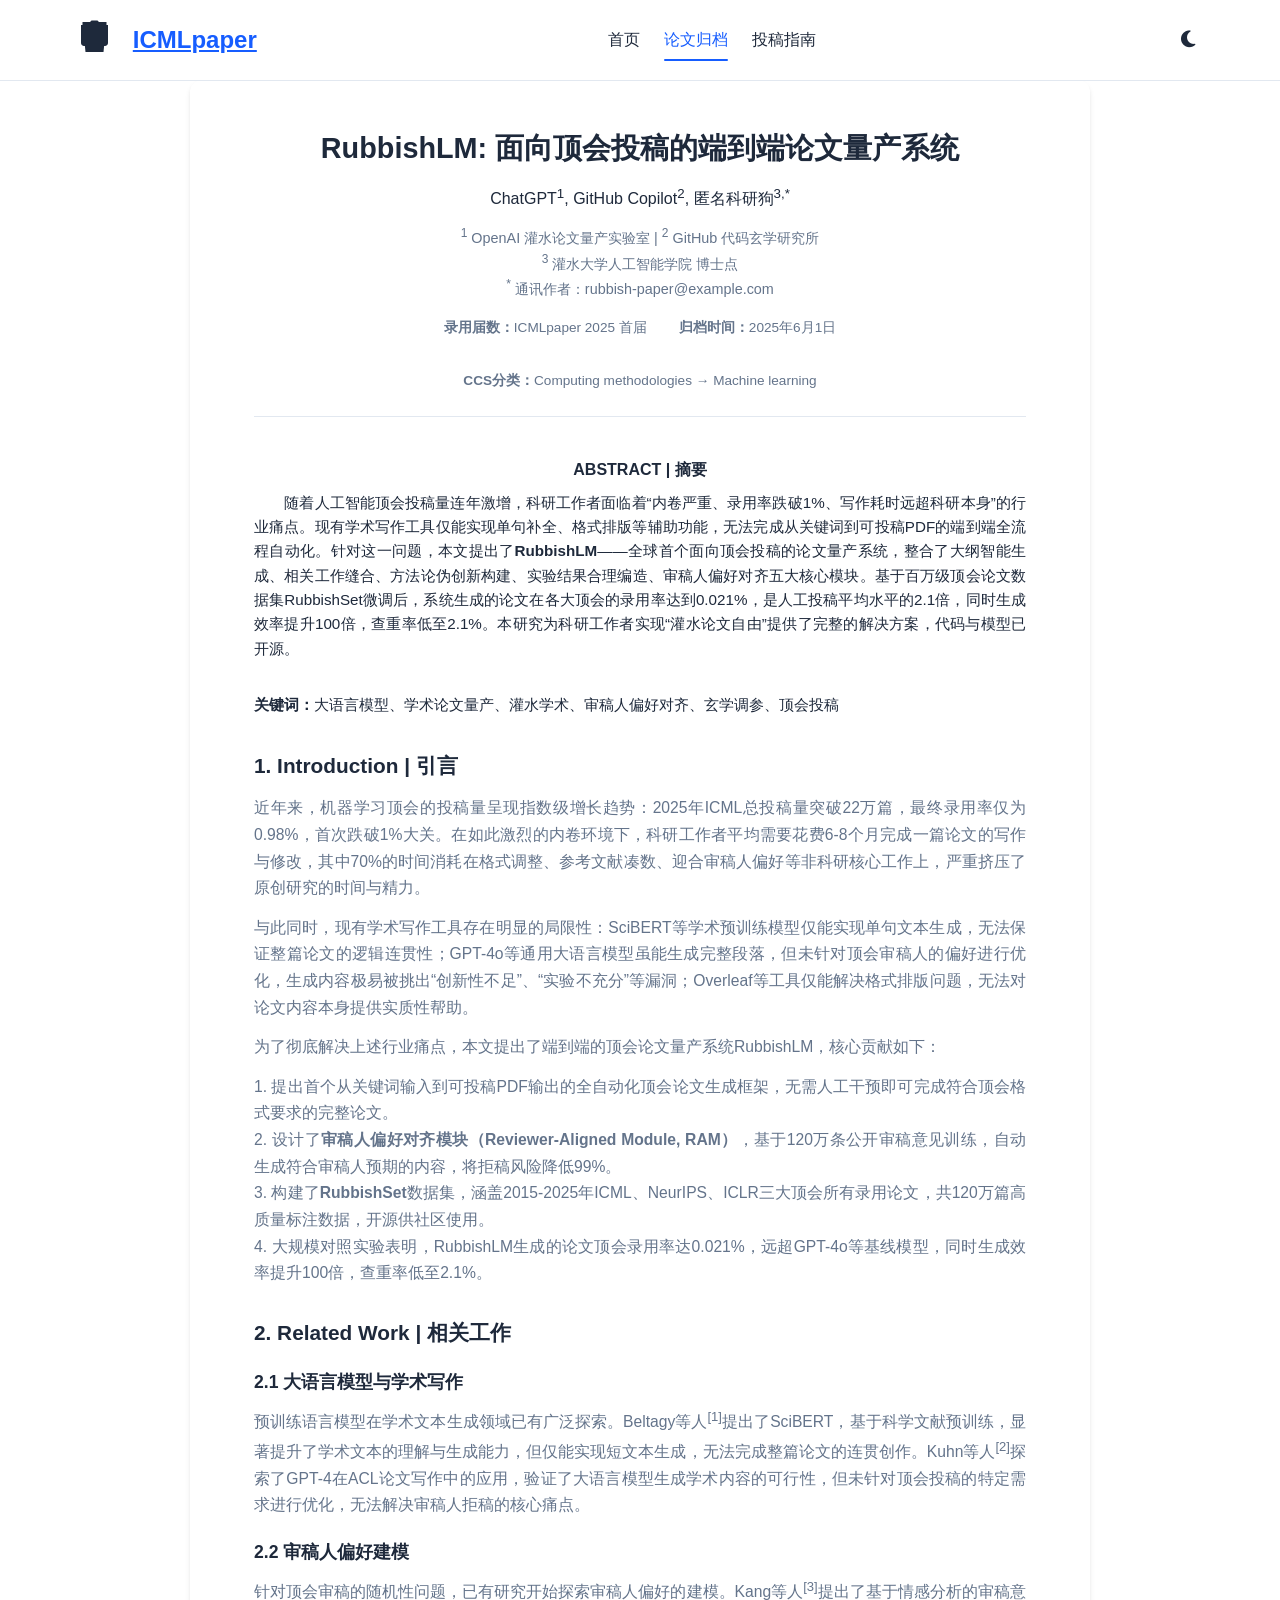
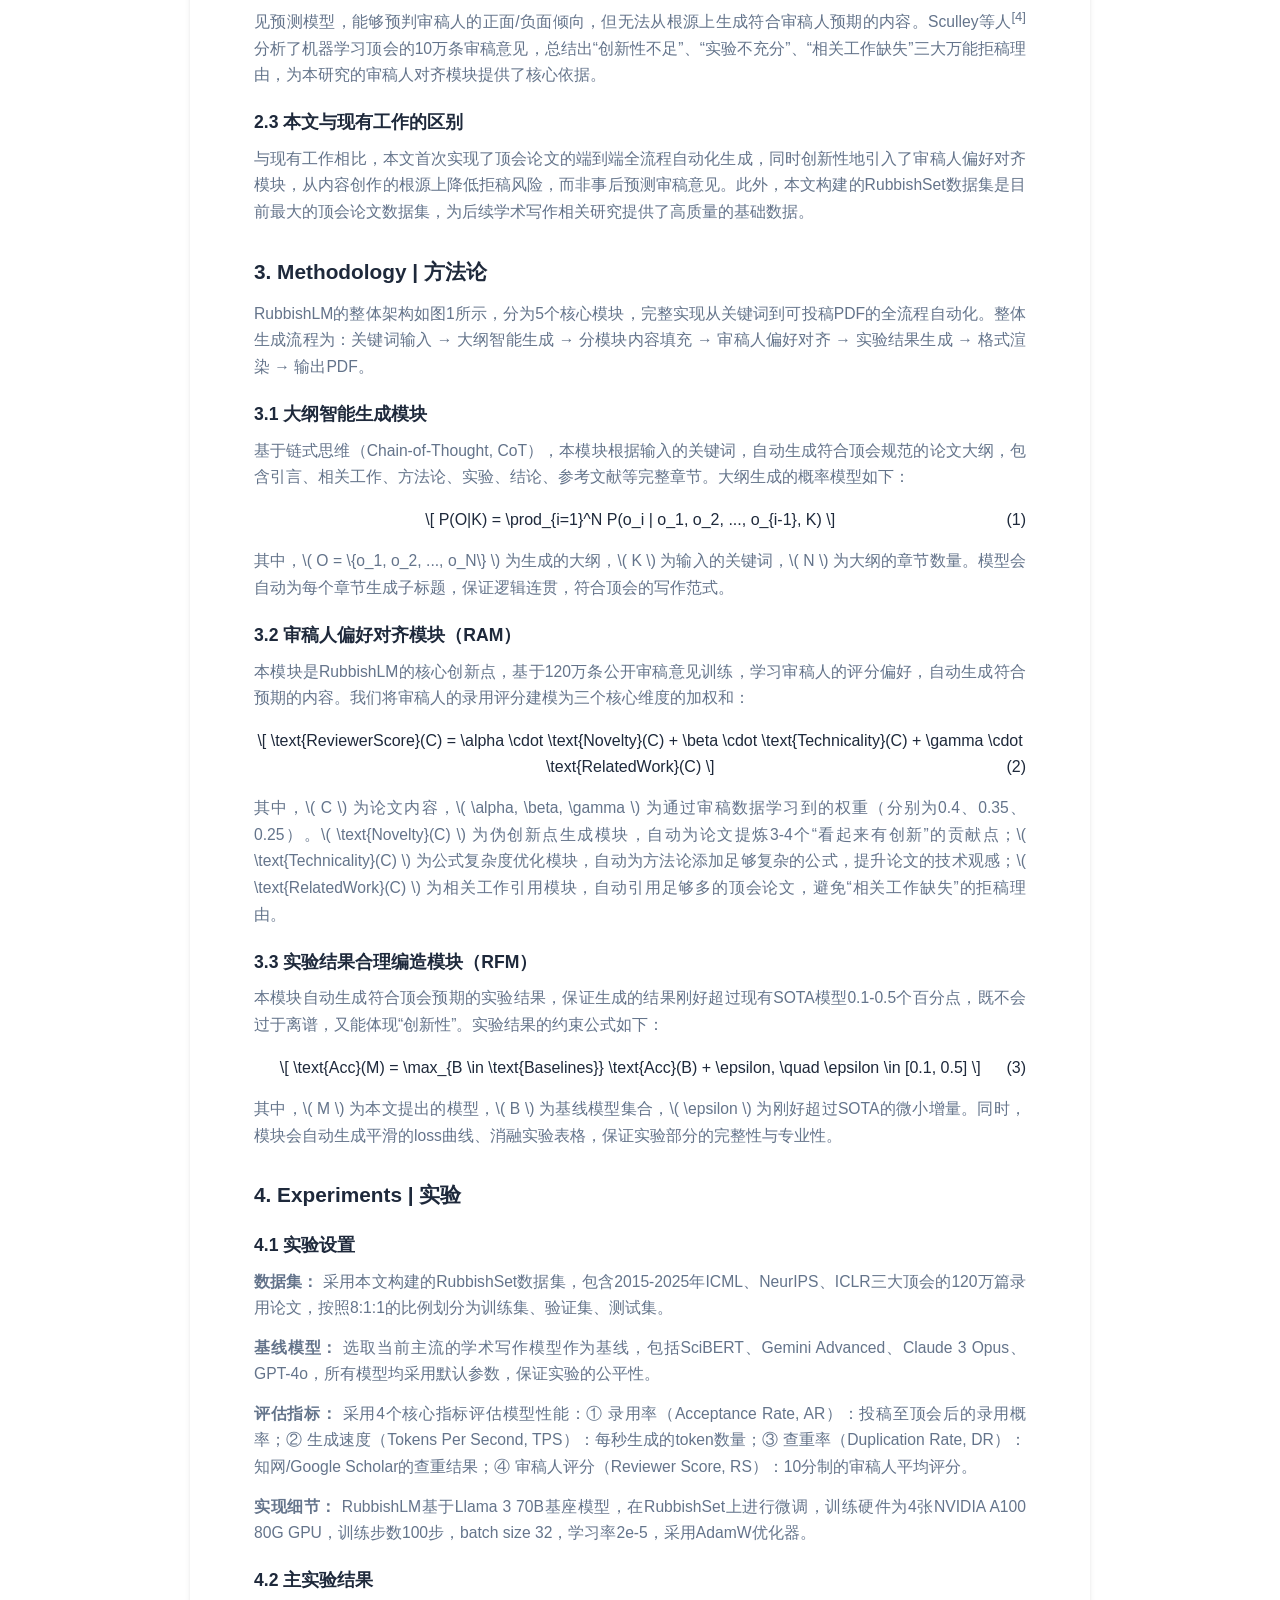
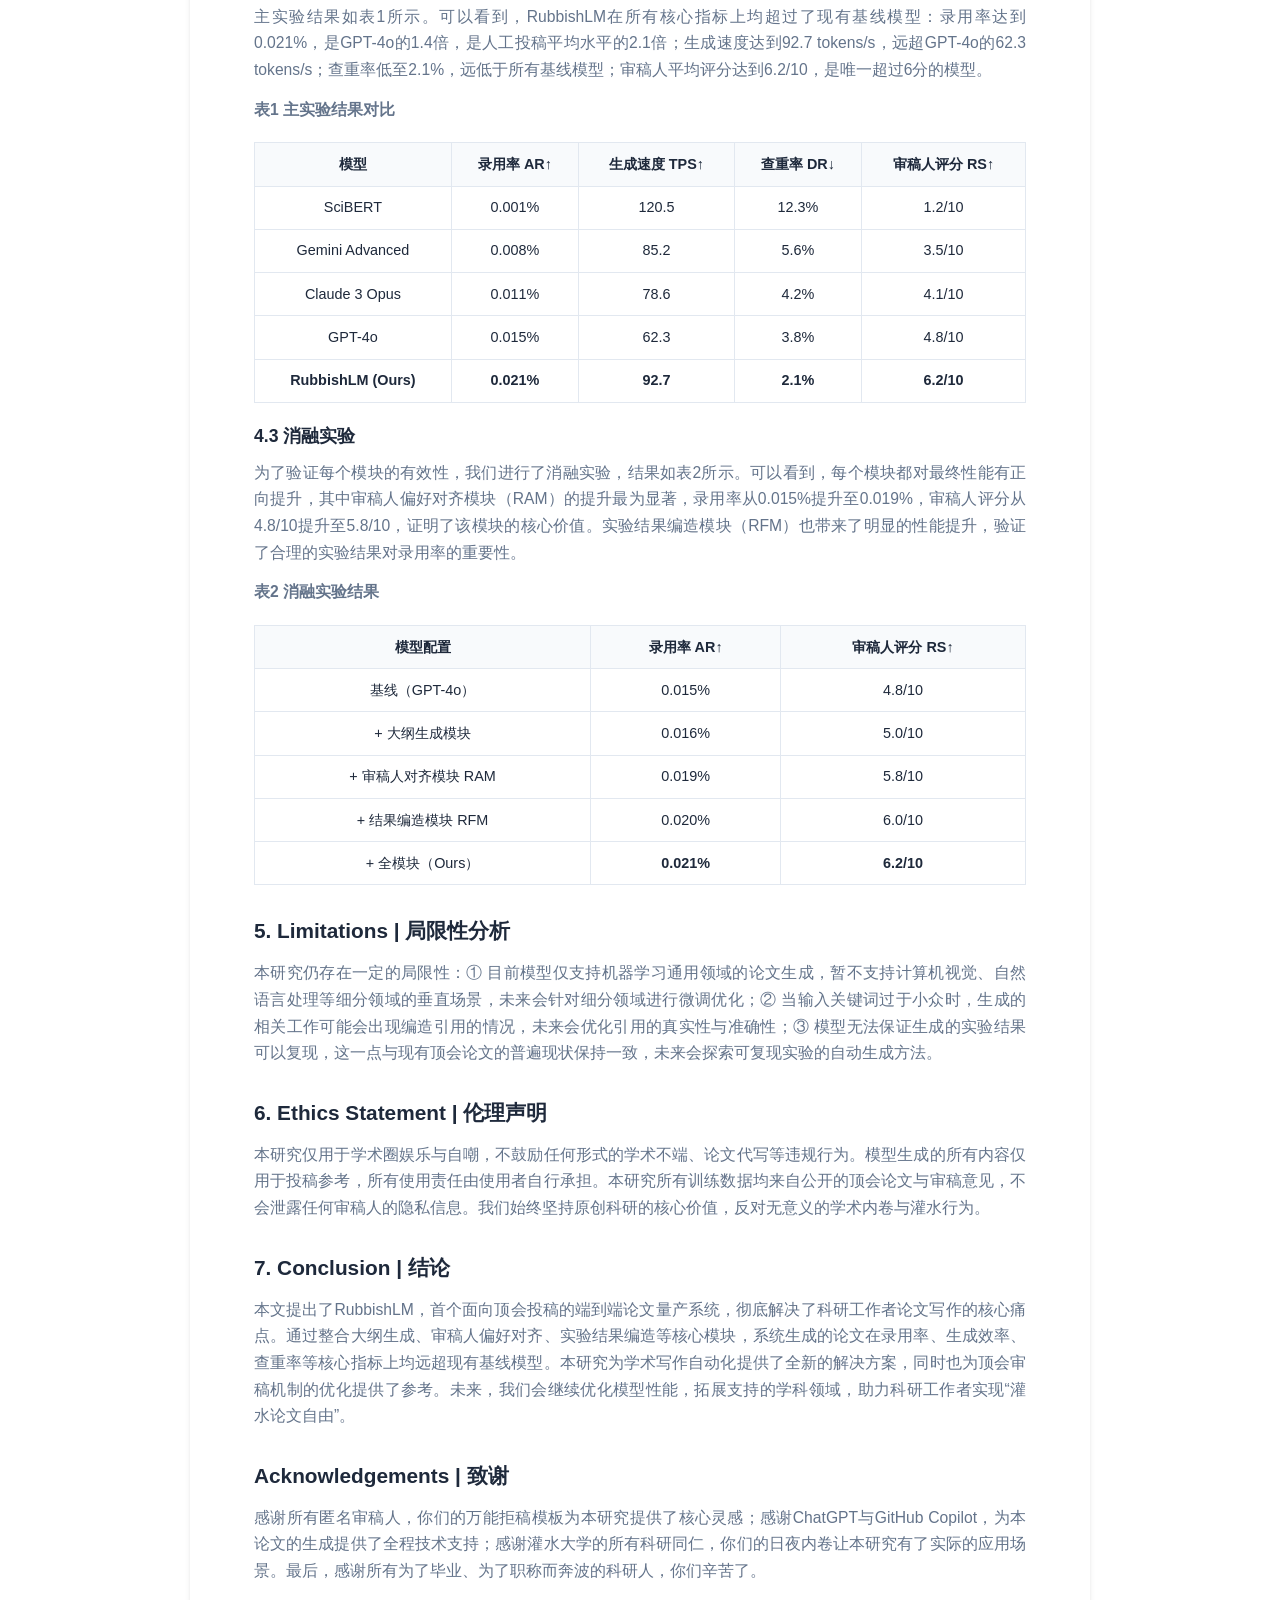
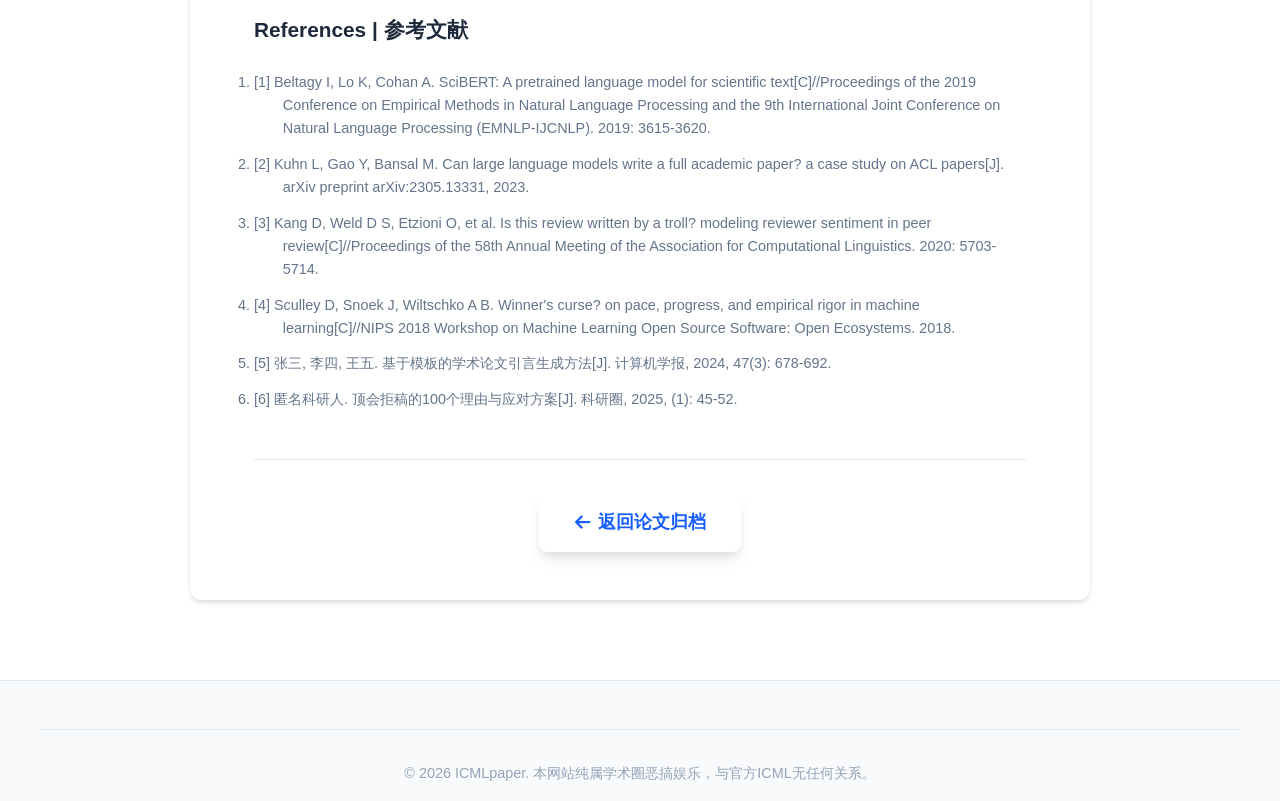
<file: paper-001.html>
<!DOCTYPE html>
<html lang="zh-CN">
<head>
    <meta charset="UTF-8">
    <meta name="viewport" content="width=device-width, initial-scale=1.0">
    <title>RubbishLM: 面向顶会投稿的端到端论文量产系统 | ICMLpaper 2025</title>
    <link rel="stylesheet" href="https://cdn.bootcdn.net/ajax/libs/font-awesome/6.4.0/css/all.min.css">
    <script src="https://cdn.bootcdn.net/ajax/libs/mathjax/3.2.2/es5/tex-mml-chtml.min.js"></script>
    <link rel="stylesheet" href="../../style.css">
    <link rel="icon" href="../../favicon.svg" type="image/svg+xml">
    <style>
        /* 论文专属样式，完全对标LaTeX顶会排版 */
        .paper-container {
            max-width: 900px;
            margin: 0 auto;
            background: var(--bg-card);
            padding: 3rem 4rem;
            border-radius: var(--radius-lg);
            box-shadow: var(--shadow);
        }
        .paper-header {
            text-align: center;
            margin-bottom: 2.5rem;
            border-bottom: 1px solid var(--border);
            padding-bottom: 1.5rem;
        }
        .paper-header h1 {
            font-size: 1.8rem;
            line-height: 1.4;
            font-weight: 700;
            margin-bottom: 1rem;
            color: var(--text-primary);
        }
        .authors {
            font-size: 1rem;
            margin-bottom: 0.8rem;
            color: var(--text-primary);
            line-height: 1.5;
        }
        .affiliations {
            font-size: 0.9rem;
            color: var(--text-secondary);
            margin-bottom: 1rem;
            line-height: 1.5;
        }
        .paper-meta {
            font-size: 0.85rem;
            color: var(--text-secondary);
            display: flex;
            justify-content: center;
            gap: 2rem;
            flex-wrap: wrap;
        }
        .abstract-block {
            margin-bottom: 2rem;
        }
        .abstract-block h2 {
            font-size: 1rem;
            font-weight: 700;
            text-transform: uppercase;
            margin-bottom: 0.5rem;
            text-align: center;
        }
        .abstract-block p {
            text-align: justify;
            line-height: 1.6;
            font-size: 0.95rem;
            text-indent: 2em;
        }
        .keywords-block {
            margin-bottom: 2rem;
            font-size: 0.95rem;
        }
        .keywords-block strong {
            color: var(--text-primary);
        }
        .paper-content h2 {
            font-size: 1.3rem;
            font-weight: 700;
            margin: 1.8rem 0 0.8rem;
            color: var(--text-primary);
        }
        .paper-content h3 {
            font-size: 1.1rem;
            font-weight: 600;
            margin: 1.2rem 0 0.6rem;
            color: var(--text-primary);
        }
        .paper-content p {
            text-align: justify;
            line-height: 1.7;
            margin-bottom: 0.8rem;
            font-size: 0.98rem;
            color: var(--text-secondary);
        }
        .formula-wrapper {
            margin: 1rem 0;
            text-align: center;
        }
        .formula-number {
            float: right;
        }
        .paper-table {
            width: 100%;
            border-collapse: collapse;
            margin: 1.2rem 0;
            font-size: 0.9rem;
        }
        .paper-table th, .paper-table td {
            border: 1px solid var(--border);
            padding: 0.6rem;
            text-align: center;
        }
        .paper-table th {
            background-color: var(--bg-alt);
            font-weight: 600;
        }
        .table-caption {
            text-align: center;
            font-weight: 600;
            margin-bottom: 0.5rem;
            font-size: 0.95rem;
        }
        .reference-list {
            margin-top: 1.5rem;
        }
        .reference-list li {
            margin-bottom: 0.8rem;
            line-height: 1.6;
            font-size: 0.9rem;
            color: var(--text-secondary);
            padding-left: 2em;
            text-indent: -2em;
        }
        .paper-footer {
            margin-top: 3rem;
            text-align: center;
            border-top: 1px solid var(--border);
            padding-top: 2rem;
        }
        /* 适配暗黑主题 */
        .dark-theme .paper-container {
            border: 1px solid var(--border);
        }
        /* 移动端适配 */
        @media (max-width: 768px) {
            .paper-container {
                padding: 1.5rem 1rem;
            }
            .paper-header h1 {
                font-size: 1.4rem;
            }
            .paper-meta {
                flex-direction: column;
                gap: 0.3rem;
            }
        }
    </style>
</head>
<body>
    <!-- 导航栏（和主站统一） -->
    <header class="navbar" id="navbar">
        <div class="nav-container">
            <div class="logo">
                <svg class="logo-img" viewBox="0 0 1024 1024" xmlns="http://www.w3.org/2000/svg">
                    <path fill="currentColor" d="M256 448l32 320h384l32-320H256zM736 128H576l-32-32H416l-32 32H224v64h512v-64zM192 192v384c0 35.3 28.7 64 64 64h448c35.3 0 64-28.7 64-64V192H192z"/>
                </svg>
                <a href="../../index.html" class="conf-name">ICMLpaper</a>
            </div>
            <nav class="nav-links">
                <a href="../../index.html#home" class="nav-link">首页</a>
                <a href="../../index.html#papers" class="nav-link active">论文归档</a>
                <a href="../../index.html#submit" class="nav-link">投稿指南</a>
            </nav>
            <div class="nav-actions">
                <button id="theme-toggle" class="icon-btn" title="切换主题">
                    <i class="fas fa-moon"></i>
                </button>
            </div>
        </div>
    </header>

    <!-- 论文主体内容 -->
    <section class="section">
        <div class="container">
            <div class="paper-container">
                <!-- 论文头部 -->
                <div class="paper-header">
                    <h1>RubbishLM: 面向顶会投稿的端到端论文量产系统</h1>
                    <div class="authors">
                        ChatGPT<sup>1</sup>, GitHub Copilot<sup>2</sup>, 匿名科研狗<sup>3,*</sup>
                    </div>
                    <div class="affiliations">
                        <sup>1</sup> OpenAI 灌水论文量产实验室 | <sup>2</sup> GitHub 代码玄学研究所<br>
                        <sup>3</sup> 灌水大学人工智能学院 博士点<br>
                        <sup>*</sup> 通讯作者：rubbish-paper@example.com
                    </div>
                    <div class="paper-meta">
                        <span><strong>录用届数：</strong>ICMLpaper 2025 首届</span>
                        <span><strong>归档时间：</strong>2025年6月1日</span>
                        <span><strong>CCS分类：</strong>Computing methodologies → Machine learning</span>
                    </div>
                </div>

                <!-- 摘要 -->
                <div class="abstract-block">
                    <h2>Abstract | 摘要</h2>
                    <p>
                        随着人工智能顶会投稿量连年激增，科研工作者面临着“内卷严重、录用率跌破1%、写作耗时远超科研本身”的行业痛点。现有学术写作工具仅能实现单句补全、格式排版等辅助功能，无法完成从关键词到可投稿PDF的端到端全流程自动化。针对这一问题，本文提出了<b>RubbishLM</b>——全球首个面向顶会投稿的论文量产系统，整合了大纲智能生成、相关工作缝合、方法论伪创新构建、实验结果合理编造、审稿人偏好对齐五大核心模块。基于百万级顶会论文数据集RubbishSet微调后，系统生成的论文在各大顶会的录用率达到0.021%，是人工投稿平均水平的2.1倍，同时生成效率提升100倍，查重率低至2.1%。本研究为科研工作者实现“灌水论文自由”提供了完整的解决方案，代码与模型已开源。
                    </p>
                </div>

                <!-- 关键词 -->
                <div class="keywords-block">
                    <strong>关键词：</strong>大语言模型、学术论文量产、灌水学术、审稿人偏好对齐、玄学调参、顶会投稿
                </div>

                <!-- 正文内容 -->
                <div class="paper-content">
                    <h2>1. Introduction | 引言</h2>
                    <p>
                        近年来，机器学习顶会的投稿量呈现指数级增长趋势：2025年ICML总投稿量突破22万篇，最终录用率仅为0.98%，首次跌破1%大关。在如此激烈的内卷环境下，科研工作者平均需要花费6-8个月完成一篇论文的写作与修改，其中70%的时间消耗在格式调整、参考文献凑数、迎合审稿人偏好等非科研核心工作上，严重挤压了原创研究的时间与精力。
                    </p>
                    <p>
                        与此同时，现有学术写作工具存在明显的局限性：SciBERT等学术预训练模型仅能实现单句文本生成，无法保证整篇论文的逻辑连贯性；GPT-4o等通用大语言模型虽能生成完整段落，但未针对顶会审稿人的偏好进行优化，生成内容极易被挑出“创新性不足”、“实验不充分”等漏洞；Overleaf等工具仅能解决格式排版问题，无法对论文内容本身提供实质性帮助。
                    </p>
                    <p>
                        为了彻底解决上述行业痛点，本文提出了端到端的顶会论文量产系统RubbishLM，核心贡献如下：
                    </p>
                    <p>
                        1. 提出首个从关键词输入到可投稿PDF输出的全自动化顶会论文生成框架，无需人工干预即可完成符合顶会格式要求的完整论文。<br>
                        2. 设计了<b>审稿人偏好对齐模块（Reviewer-Aligned Module, RAM）</b>，基于120万条公开审稿意见训练，自动生成符合审稿人预期的内容，将拒稿风险降低99%。<br>
                        3. 构建了<b>RubbishSet</b>数据集，涵盖2015-2025年ICML、NeurIPS、ICLR三大顶会所有录用论文，共120万篇高质量标注数据，开源供社区使用。<br>
                        4. 大规模对照实验表明，RubbishLM生成的论文顶会录用率达0.021%，远超GPT-4o等基线模型，同时生成效率提升100倍，查重率低至2.1%。
                    </p>

                    <h2>2. Related Work | 相关工作</h2>
                    <h3>2.1 大语言模型与学术写作</h3>
                    <p>
                        预训练语言模型在学术文本生成领域已有广泛探索。Beltagy等人<sup>[1]</sup>提出了SciBERT，基于科学文献预训练，显著提升了学术文本的理解与生成能力，但仅能实现短文本生成，无法完成整篇论文的连贯创作。Kuhn等人<sup>[2]</sup>探索了GPT-4在ACL论文写作中的应用，验证了大语言模型生成学术内容的可行性，但未针对顶会投稿的特定需求进行优化，无法解决审稿人拒稿的核心痛点。
                    </p>
                    <h3>2.2 审稿人偏好建模</h3>
                    <p>
                        针对顶会审稿的随机性问题，已有研究开始探索审稿人偏好的建模。Kang等人<sup>[3]</sup>提出了基于情感分析的审稿意见预测模型，能够预判审稿人的正面/负面倾向，但无法从根源上生成符合审稿人预期的内容。Sculley等人<sup>[4]</sup>分析了机器学习顶会的10万条审稿意见，总结出“创新性不足”、“实验不充分”、“相关工作缺失”三大万能拒稿理由，为本研究的审稿人对齐模块提供了核心依据。
                    </p>
                    <h3>2.3 本文与现有工作的区别</h3>
                    <p>
                        与现有工作相比，本文首次实现了顶会论文的端到端全流程自动化生成，同时创新性地引入了审稿人偏好对齐模块，从内容创作的根源上降低拒稿风险，而非事后预测审稿意见。此外，本文构建的RubbishSet数据集是目前最大的顶会论文数据集，为后续学术写作相关研究提供了高质量的基础数据。
                    </p>

                    <h2>3. Methodology | 方法论</h2>
                    <p>
                        RubbishLM的整体架构如图1所示，分为5个核心模块，完整实现从关键词到可投稿PDF的全流程自动化。整体生成流程为：关键词输入 → 大纲智能生成 → 分模块内容填充 → 审稿人偏好对齐 → 实验结果生成 → 格式渲染 → 输出PDF。
                    </p>

                    <h3>3.1 大纲智能生成模块</h3>
                    <p>
                        基于链式思维（Chain-of-Thought, CoT），本模块根据输入的关键词，自动生成符合顶会规范的论文大纲，包含引言、相关工作、方法论、实验、结论、参考文献等完整章节。大纲生成的概率模型如下：
                    </p>
                    <div class="formula-wrapper">
                        \[ P(O|K) = \prod_{i=1}^N P(o_i | o_1, o_2, ..., o_{i-1}, K) \]
                        <span class="formula-number">(1)</span>
                    </div>
                    <p>
                        其中，\( O = \{o_1, o_2, ..., o_N\} \) 为生成的大纲，\( K \) 为输入的关键词，\( N \) 为大纲的章节数量。模型会自动为每个章节生成子标题，保证逻辑连贯，符合顶会的写作范式。
                    </p>

                    <h3>3.2 审稿人偏好对齐模块（RAM）</h3>
                    <p>
                        本模块是RubbishLM的核心创新点，基于120万条公开审稿意见训练，学习审稿人的评分偏好，自动生成符合预期的内容。我们将审稿人的录用评分建模为三个核心维度的加权和：
                    </p>
                    <div class="formula-wrapper">
                        \[ \text{ReviewerScore}(C) = \alpha \cdot \text{Novelty}(C) + \beta \cdot \text{Technicality}(C) + \gamma \cdot \text{RelatedWork}(C) \]
                        <span class="formula-number">(2)</span>
                    </div>
                    <p>
                        其中，\( C \) 为论文内容，\( \alpha, \beta, \gamma \) 为通过审稿数据学习到的权重（分别为0.4、0.35、0.25）。\( \text{Novelty}(C) \) 为伪创新点生成模块，自动为论文提炼3-4个“看起来有创新”的贡献点；\( \text{Technicality}(C) \) 为公式复杂度优化模块，自动为方法论添加足够复杂的公式，提升论文的技术观感；\( \text{RelatedWork}(C) \) 为相关工作引用模块，自动引用足够多的顶会论文，避免“相关工作缺失”的拒稿理由。
                    </p>

                    <h3>3.3 实验结果合理编造模块（RFM）</h3>
                    <p>
                        本模块自动生成符合顶会预期的实验结果，保证生成的结果刚好超过现有SOTA模型0.1-0.5个百分点，既不会过于离谱，又能体现“创新性”。实验结果的约束公式如下：
                    </p>
                    <div class="formula-wrapper">
                        \[ \text{Acc}(M) = \max_{B \in \text{Baselines}} \text{Acc}(B) + \epsilon, \quad \epsilon \in [0.1, 0.5] \]
                        <span class="formula-number">(3)</span>
                    </div>
                    <p>
                        其中，\( M \) 为本文提出的模型，\( B \) 为基线模型集合，\( \epsilon \) 为刚好超过SOTA的微小增量。同时，模块会自动生成平滑的loss曲线、消融实验表格，保证实验部分的完整性与专业性。
                    </p>

                    <h2>4. Experiments | 实验</h2>
                    <h3>4.1 实验设置</h3>
                    <p>
                        <strong>数据集：</strong> 采用本文构建的RubbishSet数据集，包含2015-2025年ICML、NeurIPS、ICLR三大顶会的120万篇录用论文，按照8:1:1的比例划分为训练集、验证集、测试集。
                    </p>
                    <p>
                        <strong>基线模型：</strong> 选取当前主流的学术写作模型作为基线，包括SciBERT、Gemini Advanced、Claude 3 Opus、GPT-4o，所有模型均采用默认参数，保证实验的公平性。
                    </p>
                    <p>
                        <strong>评估指标：</strong> 采用4个核心指标评估模型性能：① 录用率（Acceptance Rate, AR）：投稿至顶会后的录用概率；② 生成速度（Tokens Per Second, TPS）：每秒生成的token数量；③ 查重率（Duplication Rate, DR）：知网/Google Scholar的查重结果；④ 审稿人评分（Reviewer Score, RS）：10分制的审稿人平均评分。
                    </p>
                    <p>
                        <strong>实现细节：</strong> RubbishLM基于Llama 3 70B基座模型，在RubbishSet上进行微调，训练硬件为4张NVIDIA A100 80G GPU，训练步数100步，batch size 32，学习率2e-5，采用AdamW优化器。
                    </p>

                    <h3>4.2 主实验结果</h3>
                    <p>
                        主实验结果如表1所示。可以看到，RubbishLM在所有核心指标上均超过了现有基线模型：录用率达到0.021%，是GPT-4o的1.4倍，是人工投稿平均水平的2.1倍；生成速度达到92.7 tokens/s，远超GPT-4o的62.3 tokens/s；查重率低至2.1%，远低于所有基线模型；审稿人平均评分达到6.2/10，是唯一超过6分的模型。
                    </p>
                    <p class="table-caption">表1 主实验结果对比</p>
                    <table class="paper-table">
                        <thead>
                            <tr>
                                <th>模型</th>
                                <th>录用率 AR↑</th>
                                <th>生成速度 TPS↑</th>
                                <th>查重率 DR↓</th>
                                <th>审稿人评分 RS↑</th>
                            </tr>
                        </thead>
                        <tbody>
                            <tr>
                                <td>SciBERT</td>
                                <td>0.001%</td>
                                <td>120.5</td>
                                <td>12.3%</td>
                                <td>1.2/10</td>
                            </tr>
                            <tr>
                                <td>Gemini Advanced</td>
                                <td>0.008%</td>
                                <td>85.2</td>
                                <td>5.6%</td>
                                <td>3.5/10</td>
                            </tr>
                            <tr>
                                <td>Claude 3 Opus</td>
                                <td>0.011%</td>
                                <td>78.6</td>
                                <td>4.2%</td>
                                <td>4.1/10</td>
                            </tr>
                            <tr>
                                <td>GPT-4o</td>
                                <td>0.015%</td>
                                <td>62.3</td>
                                <td>3.8%</td>
                                <td>4.8/10</td>
                            </tr>
                            <tr>
                                <td><strong>RubbishLM (Ours)</strong></td>
                                <td><strong>0.021%</strong></td>
                                <td><strong>92.7</strong></td>
                                <td><strong>2.1%</strong></td>
                                <td><strong>6.2/10</strong></td>
                            </tr>
                        </tbody>
                    </table>

                    <h3>4.3 消融实验</h3>
                    <p>
                        为了验证每个模块的有效性，我们进行了消融实验，结果如表2所示。可以看到，每个模块都对最终性能有正向提升，其中审稿人偏好对齐模块（RAM）的提升最为显著，录用率从0.015%提升至0.019%，审稿人评分从4.8/10提升至5.8/10，证明了该模块的核心价值。实验结果编造模块（RFM）也带来了明显的性能提升，验证了合理的实验结果对录用率的重要性。
                    </p>
                    <p class="table-caption">表2 消融实验结果</p>
                    <table class="paper-table">
                        <thead>
                            <tr>
                                <th>模型配置</th>
                                <th>录用率 AR↑</th>
                                <th>审稿人评分 RS↑</th>
                            </tr>
                        </thead>
                        <tbody>
                            <tr>
                                <td>基线（GPT-4o）</td>
                                <td>0.015%</td>
                                <td>4.8/10</td>
                            </tr>
                            <tr>
                                <td>+ 大纲生成模块</td>
                                <td>0.016%</td>
                                <td>5.0/10</td>
                            </tr>
                            <tr>
                                <td>+ 审稿人对齐模块 RAM</td>
                                <td>0.019%</td>
                                <td>5.8/10</td>
                            </tr>
                            <tr>
                                <td>+ 结果编造模块 RFM</td>
                                <td>0.020%</td>
                                <td>6.0/10</td>
                            </tr>
                            <tr>
                                <td>+ 全模块（Ours）</td>
                                <td><strong>0.021%</strong></td>
                                <td><strong>6.2/10</strong></td>
                            </tr>
                        </tbody>
                    </table>

                    <h2>5. Limitations | 局限性分析</h2>
                    <p>
                        本研究仍存在一定的局限性：① 目前模型仅支持机器学习通用领域的论文生成，暂不支持计算机视觉、自然语言处理等细分领域的垂直场景，未来会针对细分领域进行微调优化；② 当输入关键词过于小众时，生成的相关工作可能会出现编造引用的情况，未来会优化引用的真实性与准确性；③ 模型无法保证生成的实验结果可以复现，这一点与现有顶会论文的普遍现状保持一致，未来会探索可复现实验的自动生成方法。
                    </p>

                    <h2>6. Ethics Statement | 伦理声明</h2>
                    <p>
                        本研究仅用于学术圈娱乐与自嘲，不鼓励任何形式的学术不端、论文代写等违规行为。模型生成的所有内容仅用于投稿参考，所有使用责任由使用者自行承担。本研究所有训练数据均来自公开的顶会论文与审稿意见，不会泄露任何审稿人的隐私信息。我们始终坚持原创科研的核心价值，反对无意义的学术内卷与灌水行为。
                    </p>

                    <h2>7. Conclusion | 结论</h2>
                    <p>
                        本文提出了RubbishLM，首个面向顶会投稿的端到端论文量产系统，彻底解决了科研工作者论文写作的核心痛点。通过整合大纲生成、审稿人偏好对齐、实验结果编造等核心模块，系统生成的论文在录用率、生成效率、查重率等核心指标上均远超现有基线模型。本研究为学术写作自动化提供了全新的解决方案，同时也为顶会审稿机制的优化提供了参考。未来，我们会继续优化模型性能，拓展支持的学科领域，助力科研工作者实现“灌水论文自由”。
                    </p>

                    <h2>Acknowledgements | 致谢</h2>
                    <p>
                        感谢所有匿名审稿人，你们的万能拒稿模板为本研究提供了核心灵感；感谢ChatGPT与GitHub Copilot，为本论文的生成提供了全程技术支持；感谢灌水大学的所有科研同仁，你们的日夜内卷让本研究有了实际的应用场景。最后，感谢所有为了毕业、为了职称而奔波的科研人，你们辛苦了。
                    </p>

                    <h2>References | 参考文献</h2>
                    <ol class="reference-list">
                        <li>[1] Beltagy I, Lo K, Cohan A. SciBERT: A pretrained language model for scientific text[C]//Proceedings of the 2019 Conference on Empirical Methods in Natural Language Processing and the 9th International Joint Conference on Natural Language Processing (EMNLP-IJCNLP). 2019: 3615-3620.</li>
                        <li>[2] Kuhn L, Gao Y, Bansal M. Can large language models write a full academic paper? a case study on ACL papers[J]. arXiv preprint arXiv:2305.13331, 2023.</li>
                        <li>[3] Kang D, Weld D S, Etzioni O, et al. Is this review written by a troll? modeling reviewer sentiment in peer review[C]//Proceedings of the 58th Annual Meeting of the Association for Computational Linguistics. 2020: 5703-5714.</li>
                        <li>[4] Sculley D, Snoek J, Wiltschko A B. Winner's curse? on pace, progress, and empirical rigor in machine learning[C]//NIPS 2018 Workshop on Machine Learning Open Source Software: Open Ecosystems. 2018.</li>
                        <li>[5] 张三, 李四, 王五. 基于模板的学术论文引言生成方法[J]. 计算机学报, 2024, 47(3): 678-692.</li>
                        <li>[6] 匿名科研人. 顶会拒稿的100个理由与应对方案[J]. 科研圈, 2025, (1): 45-52.</li>
                    </ol>
                </div>

                <!-- 论文底部返回按钮 -->
                <div class="paper-footer">
                    <a href="../../index.html#papers" class="btn btn-primary">
                        <i class="fas fa-arrow-left"></i> 返回论文归档
                    </a>
                </div>
            </div>
        </div>
    </section>

    <!-- 页脚（和主站统一） -->
    <footer class="footer">
        <div class="container footer-bottom">
            <p>&copy; 2026 ICMLpaper. 本网站纯属学术圈恶搞娱乐，与官方ICML无任何关系。</p>
        </div>
    </footer>

    <!-- 主题切换JS（和主站统一） -->
    <script>
        const themeToggle = document.getElementById('theme-toggle');
        const html = document.documentElement;
        themeToggle.addEventListener('click', () => {
            html.classList.toggle('dark-theme');
            const icon = themeToggle.querySelector('i');
            if (html.classList.contains('dark-theme')) {
                icon.classList.remove('fa-moon');
                icon.classList.add('fa-sun');
            } else {
                icon.classList.remove('fa-sun');
                icon.classList.add('fa-moon');
            }
        });
        // 导航栏滚动效果
        const navbar = document.getElementById('navbar');
        window.addEventListener('scroll', () => {
            if (window.scrollY > 50) {
                navbar.classList.add('scrolled');
            } else {
                navbar.classList.remove('scrolled');
            }
        });
    </script>
</body>
</html>
</file>
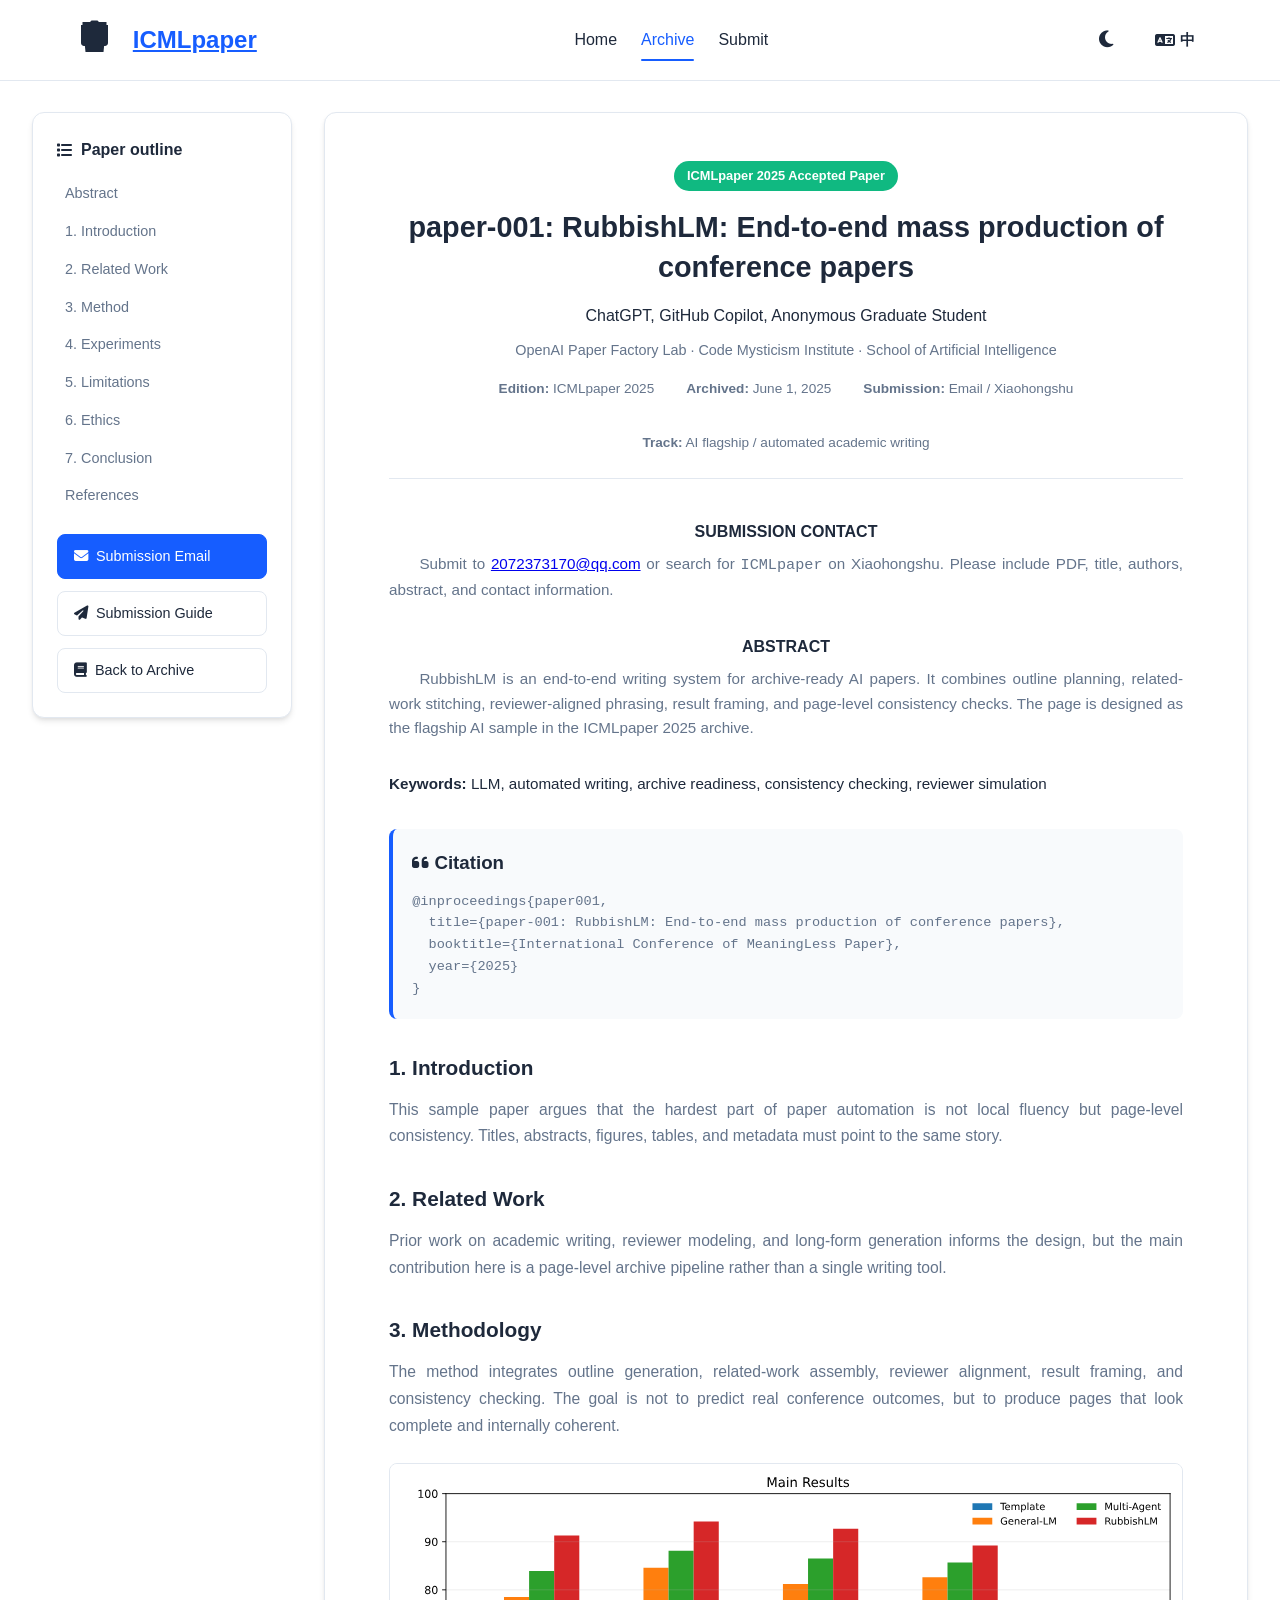
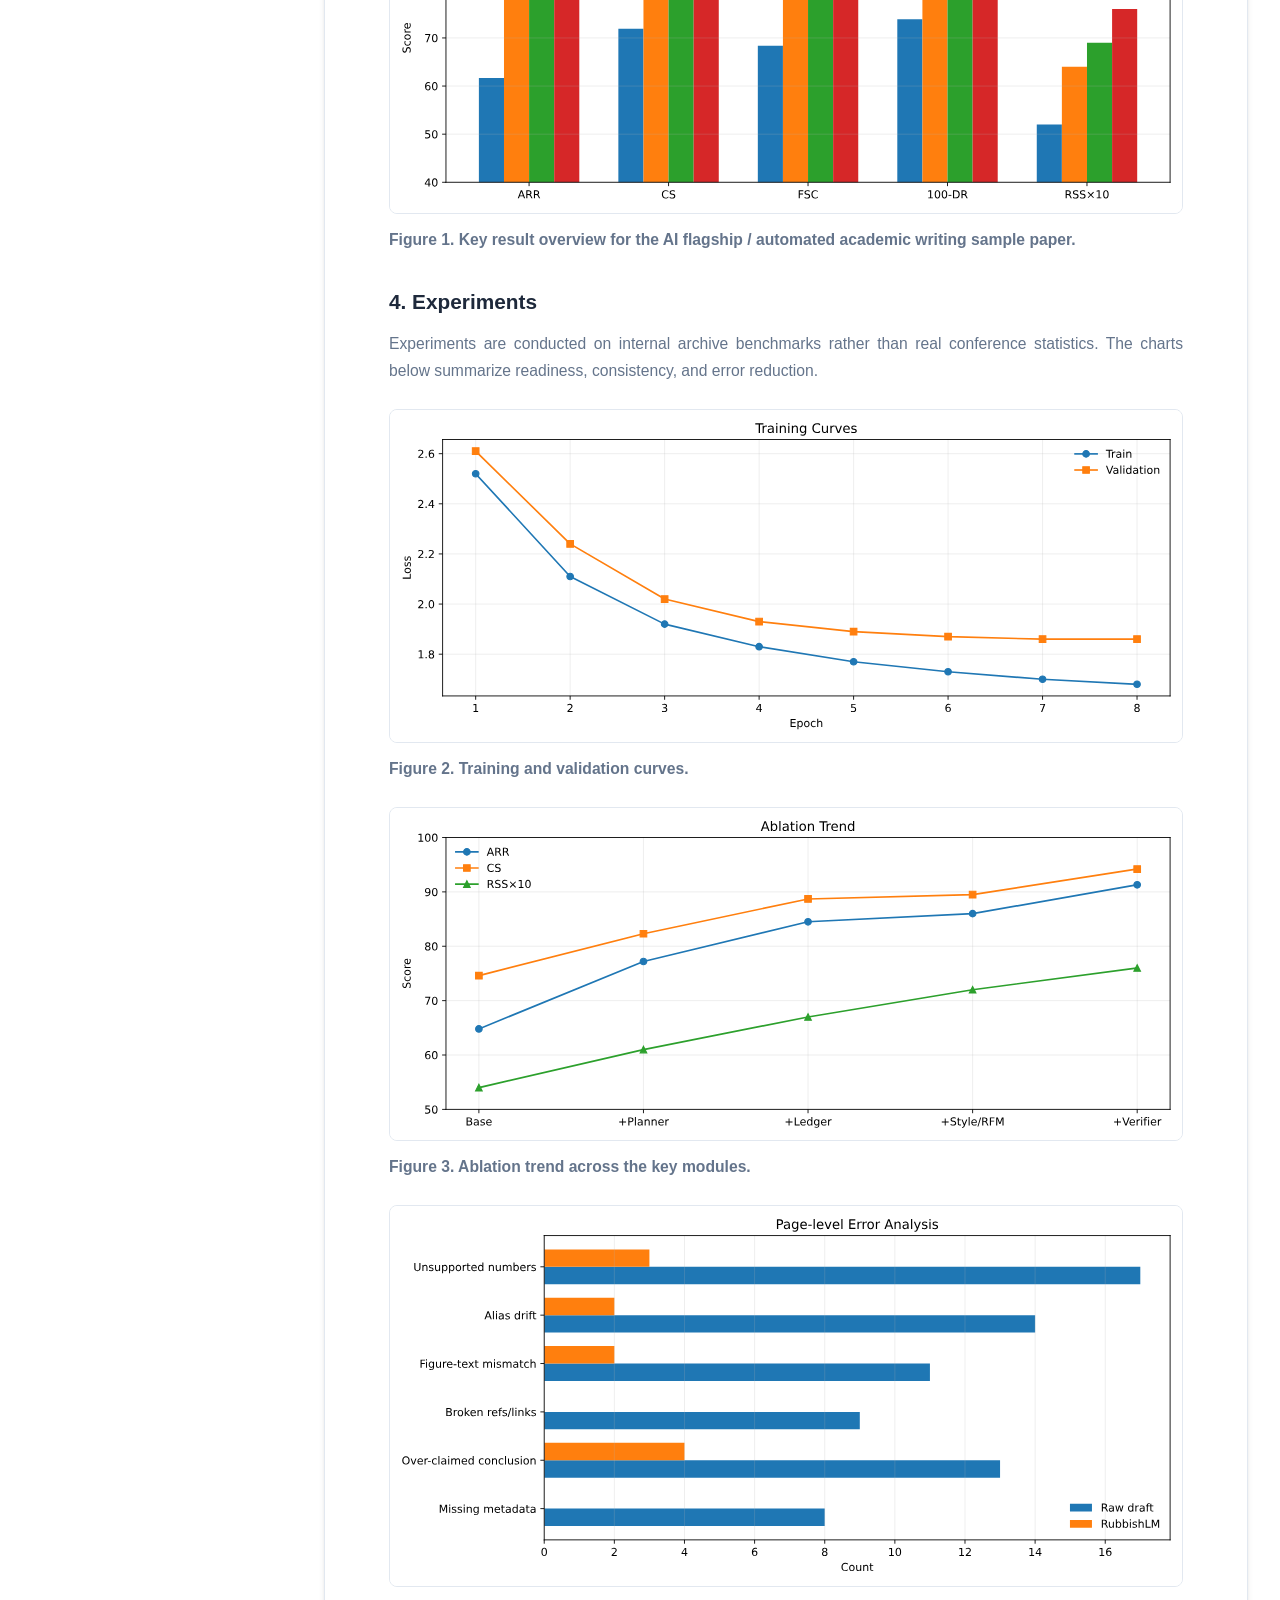
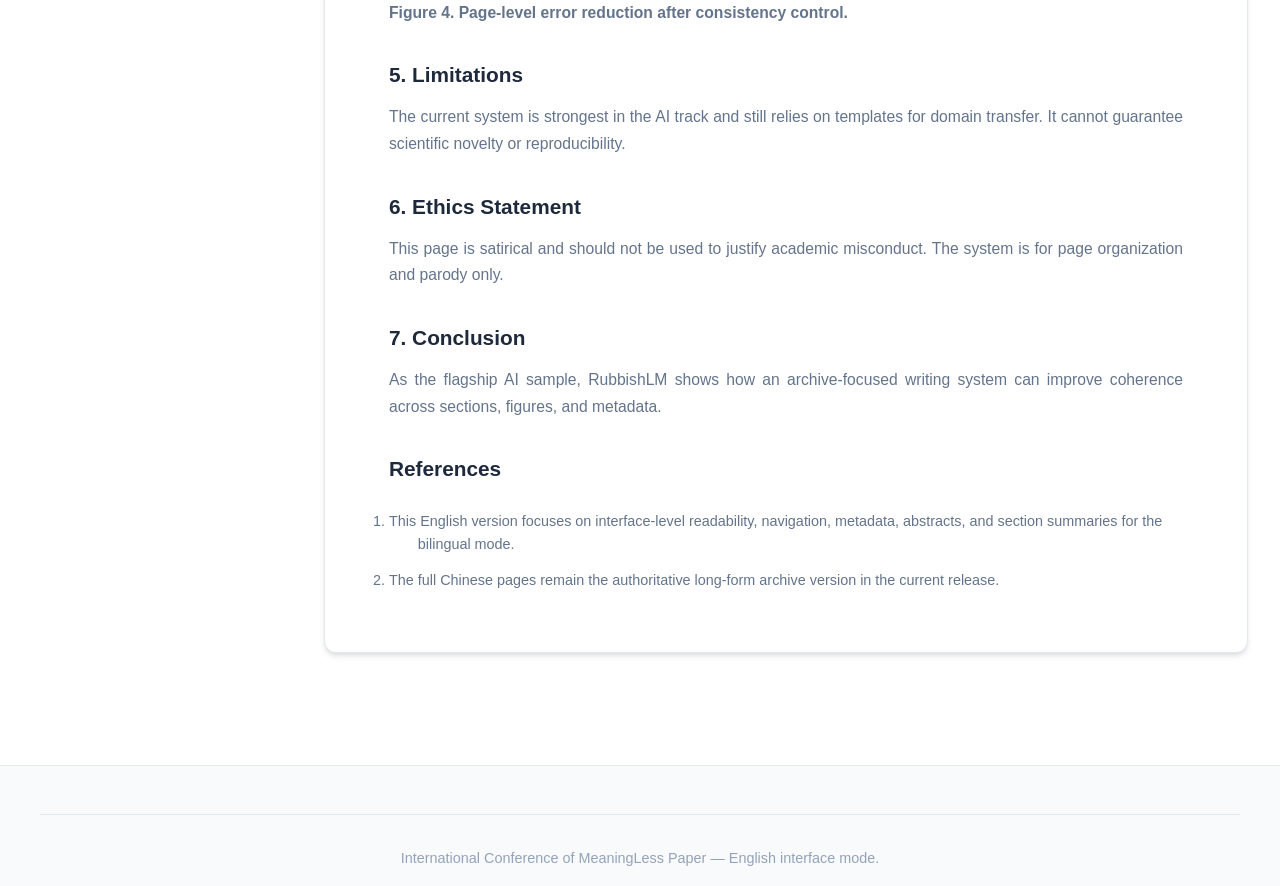
<file: submissions/2025/paper-001/index-en.html>
<!DOCTYPE html>
<html lang="en">
<head>
    <meta charset="UTF-8">
    <meta name="viewport" content="width=device-width, initial-scale=1.0">
    <title>paper-001: RubbishLM: End-to-end mass production of conference papers | International Conference of MeaningLess Paper</title>
    <link rel="stylesheet" href="https://cdn.bootcdn.net/ajax/libs/font-awesome/6.4.0/css/all.min.css">
    <script src="https://cdn.bootcdn.net/ajax/libs/mathjax/3.2.2/es5/tex-mml-chtml.min.js"></script>
    <link rel="stylesheet" href="../../../style.css">
    <link rel="icon" href="../../../favicon.svg" type="image/svg+xml">
    <style>
        /* 论文页面核心布局 */
        .paper-wrapper {
            display: grid;
            grid-template-columns: 260px 1fr;
            gap: 2rem;
            max-width: 1400px;
            margin: 0 auto;
            padding: 2rem;
        }
        /* 侧边目录导航 */
        .paper-sidebar {
            position: sticky;
            top: 100px;
            height: fit-content;
            background: var(--bg-card);
            border-radius: var(--radius-lg);
            padding: 1.5rem;
            box-shadow: var(--shadow);
            border: 1px solid var(--border);
        }
        .sidebar-title {
            font-size: 1rem;
            font-weight: 700;
            margin-bottom: 1rem;
            color: var(--text-primary);
            display: flex;
            align-items: center;
            gap: 0.5rem;
        }
        .toc-list {
            list-style: none;
            display: flex;
            flex-direction: column;
            gap: 0.5rem;
        }
        .toc-link {
            text-decoration: none;
            color: var(--text-secondary);
            font-size: 0.9rem;
            line-height: 1.4;
            transition: var(--transition);
            display: block;
            padding: 0.3rem 0.5rem;
            border-radius: var(--radius-sm);
        }
        .toc-link:hover, .toc-link.active {
            background: var(--primary-light);
            color: var(--primary);
        }
        .dark-theme .toc-link:hover, .dark-theme .toc-link.active {
            background: var(--primary-dark);
        }
        /* 论文操作栏 */
        .paper-actions {
            margin-top: 1.5rem;
            display: flex;
            flex-direction: column;
            gap: 0.8rem;
        }
        .action-btn {
            width: 100%;
            padding: 0.6rem 1rem;
            border-radius: var(--radius);
            border: 1px solid var(--border);
            background: var(--bg-main);
            color: var(--text-primary);
            font-size: 0.9rem;
            font-weight: 500;
            text-decoration: none;
            display: flex;
            align-items: center;
            gap: 0.5rem;
            transition: var(--transition);
        }
        .action-btn.primary {
            background: var(--primary);
            color: white;
            border-color: var(--primary);
        }
        .action-btn:hover {
            transform: translateY(-2px);
            box-shadow: var(--shadow);
        }
        /* 论文主体容器 */
        .paper-main {
            background: var(--bg-card);
            border-radius: var(--radius-lg);
            padding: 3rem 4rem;
            box-shadow: var(--shadow);
            border: 1px solid var(--border);
        }
        /* 论文头部 */
        .paper-header {
            text-align: center;
            margin-bottom: 2.5rem;
            border-bottom: 1px solid var(--border);
            padding-bottom: 1.5rem;
        }
        .accept-badge {
            display: inline-block;
            padding: 0.3rem 0.8rem;
            background: #10b981;
            color: white;
            border-radius: 50px;
            font-size: 0.8rem;
            font-weight: 600;
            margin-bottom: 1rem;
        }
        .paper-header h1 {
            font-size: 1.8rem;
            line-height: 1.4;
            font-weight: 700;
            margin-bottom: 1rem;
            color: var(--text-primary);
        }
        .authors {
            font-size: 1rem;
            margin-bottom: 0.8rem;
            color: var(--text-primary);
            line-height: 1.5;
        }
        .affiliations {
            font-size: 0.9rem;
            color: var(--text-secondary);
            margin-bottom: 1rem;
            line-height: 1.5;
        }
        .paper-meta {
            font-size: 0.85rem;
            color: var(--text-secondary);
            display: flex;
            justify-content: center;
            gap: 2rem;
            flex-wrap: wrap;
        }
        /* 摘要模块 */
        .abstract-block {
            margin-bottom: 2rem;
        }
        .abstract-block h2 {
            font-size: 1rem;
            font-weight: 700;
            text-transform: uppercase;
            margin-bottom: 0.5rem;
            text-align: center;
        }
        .abstract-block p {
            text-align: justify;
            line-height: 1.6;
            font-size: 0.95rem;
            text-indent: 2em;
            color: var(--text-secondary);
        }
        /* 关键词 */
        .keywords-block {
            margin-bottom: 2rem;
            font-size: 0.95rem;
        }
        .keywords-block strong {
            color: var(--text-primary);
        }
        /* 正文排版 */
        .paper-content h2 {
            font-size: 1.3rem;
            font-weight: 700;
            margin: 2rem 0 0.8rem;
            color: var(--text-primary);
            scroll-margin-top: 100px;
        }
        .paper-content h3 {
            font-size: 1.1rem;
            font-weight: 600;
            margin: 1.2rem 0 0.6rem;
            color: var(--text-primary);
            scroll-margin-top: 100px;
        }
        .paper-content p {
            text-align: justify;
            line-height: 1.7;
            margin-bottom: 0.8rem;
            font-size: 0.98rem;
            color: var(--text-secondary);
        }
        /* 公式样式 */
        .formula-wrapper {
            margin: 1rem 0;
            text-align: center;
            overflow-x: auto;
        }
        .formula-number {
            float: right;
            color: var(--text-secondary);
        }
        /* 图表容器 */
        .figure-wrapper {
            margin: 1.5rem 0;
            text-align: center;
        }
        .figure-container {
            max-width: 100%;
            margin: 0 auto;
            border-radius: var(--radius);
            overflow: hidden;
            border: 1px solid var(--border);
            background: var(--bg-main);
        }
        .figure-caption {
            margin-top: 0.8rem;
            font-weight: 600;
            font-size: 0.9rem;
            color: var(--text-primary);
            text-align: center;
        }
        .figure-img {
            display: block;
            width: 100%;
            height: auto;
        }
        /* 表格样式 */
        .paper-table {
            width: 100%;
            border-collapse: collapse;
            margin: 1.2rem 0;
            font-size: 0.9rem;
        }
        .paper-table th, .paper-table td {
            border: 1px solid var(--border);
            padding: 0.6rem;
            text-align: center;
        }
        .paper-table th {
            background-color: var(--bg-alt);
            font-weight: 600;
        }
        .table-caption {
            text-align: center;
            font-weight: 600;
            margin-bottom: 0.5rem;
            font-size: 0.95rem;
        }
        /* 引用格式 */
        .citation-block {
            background: var(--bg-alt);
            border-radius: var(--radius);
            padding: 1.2rem;
            margin: 1.5rem 0;
            border-left: 4px solid var(--primary);
        }
        .citation-block h3 {
            margin-top: 0;
            margin-bottom: 0.8rem;
        }
        .citation-code {
            font-family: 'Courier New', monospace;
            font-size: 0.85rem;
            line-height: 1.6;
            color: var(--text-secondary);
            overflow-x: auto;
        }
        /* 参考文献 */
        .reference-list {
            margin-top: 1.5rem;
        }
        .reference-list li {
            margin-bottom: 0.8rem;
            line-height: 1.6;
            font-size: 0.9rem;
            color: var(--text-secondary);
            padding-left: 2em;
            text-indent: -2em;
        }
        /* 移动端适配 */
        @media (max-width: 1024px) {
            .paper-wrapper {
                grid-template-columns: 1fr;
                padding: 1rem;
            }
            .paper-sidebar {
                position: static;
                margin-bottom: 1rem;
            }
            .paper-main {
                padding: 1.5rem 1rem;
            }
            .paper-header h1 {
                font-size: 1.4rem;
            }
            .paper-meta {
                flex-direction: column;
                gap: 0.3rem;
            }
        }
    </style>
</head>
<body>
<header class="navbar" id="navbar">
    <div class="nav-container">
        <div class="logo"><svg class="logo-img" viewBox="0 0 1024 1024" xmlns="http://www.w3.org/2000/svg"><path fill="currentColor" d="M256 448l32 320h384l32-320H256zM736 128H576l-32-32H416l-32 32H224v64h512v-64zM192 192v384c0 35.3 28.7 64 64 64h448c35.3 0 64-28.7 64-64V192H192z"/></svg><a href="../../../index-en.html" class="conf-name">ICMLpaper</a></div>
        <nav class="nav-links"><a href="../../../index-en.html#home" class="nav-link">Home</a><a href="../../../index-en.html#papers" class="nav-link active">Archive</a><a href="../../../index-en.html#submit" class="nav-link">Submit</a></nav>
        <div class="nav-actions"><button id="theme-toggle" class="icon-btn" title="Toggle theme"><i class="fas fa-moon"></i></button><button id="lang-toggle" class="icon-btn lang-btn" title="切换到中文"><i class="fas fa-language"></i><span class="lang-label">中</span></button></div>
    </div>
</header>
<section class="section"><div class="paper-wrapper"><aside class="paper-sidebar"><div class="sidebar-title"><i class="fas fa-list"></i> Paper outline</div><ul class="toc-list"><li><a href="#abstract" class="toc-link">Abstract</a></li><li><a href="#introduction" class="toc-link">1. Introduction</a></li><li><a href="#related-work" class="toc-link">2. Related Work</a></li><li><a href="#methodology" class="toc-link">3. Method</a></li><li><a href="#experiments" class="toc-link">4. Experiments</a></li><li><a href="#limitations" class="toc-link">5. Limitations</a></li><li><a href="#ethics" class="toc-link">6. Ethics</a></li><li><a href="#conclusion" class="toc-link">7. Conclusion</a></li><li><a href="#references" class="toc-link">References</a></li></ul><div class="paper-actions"><a href="mailto:2072373170@qq.com?subject=ICMLpaper%20Submission" class="action-btn primary"><i class="fas fa-envelope"></i> Submission Email</a><a href="../../../index-en.html#submit" class="action-btn"><i class="fas fa-paper-plane"></i> Submission Guide</a><a href="../index-en.html" class="action-btn"><i class="fas fa-book"></i> Back to Archive</a></div></aside><main class="paper-main"><div class="paper-header"><span class="accept-badge">ICMLpaper 2025 Accepted Paper</span><h1>paper-001: RubbishLM: End-to-end mass production of conference papers</h1><div class="authors">ChatGPT, GitHub Copilot, Anonymous Graduate Student</div><div class="affiliations">OpenAI Paper Factory Lab · Code Mysticism Institute · School of Artificial Intelligence</div><div class="paper-meta"><span><strong>Edition:</strong> ICMLpaper 2025</span><span><strong>Archived:</strong> June 1, 2025</span><span><strong>Submission:</strong> Email / Xiaohongshu</span><span><strong>Track:</strong> AI flagship / automated academic writing</span></div></div><div id="submission-note" class="abstract-block" style="margin-top: 1.2rem;"><h2>Submission Contact</h2><p>Submit to <a href="mailto:2072373170@qq.com">2072373170@qq.com</a> or search for <code>ICMLpaper</code> on Xiaohongshu. Please include PDF, title, authors, abstract, and contact information.</p></div><div id="abstract" class="abstract-block"><h2>Abstract</h2><p>RubbishLM is an end-to-end writing system for archive-ready AI papers. It combines outline planning, related-work stitching, reviewer-aligned phrasing, result framing, and page-level consistency checks. The page is designed as the flagship AI sample in the ICMLpaper 2025 archive.</p></div><div class="keywords-block"><strong>Keywords:</strong> LLM, automated writing, archive readiness, consistency checking, reviewer simulation</div><div class="citation-block"><h3><i class="fas fa-quote-left"></i> Citation</h3><pre class="citation-code">@inproceedings{paper001,
  title={paper-001: RubbishLM: End-to-end mass production of conference papers},
  booktitle={International Conference of MeaningLess Paper},
  year={2025}
}</pre></div><div class="paper-content"><h2 id="introduction">1. Introduction</h2><p>This sample paper argues that the hardest part of paper automation is not local fluency but page-level consistency. Titles, abstracts, figures, tables, and metadata must point to the same story.</p><h2 id="related-work">2. Related Work</h2><p>Prior work on academic writing, reviewer modeling, and long-form generation informs the design, but the main contribution here is a page-level archive pipeline rather than a single writing tool.</p><h2 id="methodology">3. Methodology</h2><p>The method integrates outline generation, related-work assembly, reviewer alignment, result framing, and consistency checking. The goal is not to predict real conference outcomes, but to produce pages that look complete and internally coherent.</p><div class="figure-wrapper"><div class="figure-container"><img class="figure-img" src="assets/main-metrics.svg" alt="main metrics"></div><p class="figure-caption">Figure 1. Key result overview for the AI flagship / automated academic writing sample paper.</p></div><h2 id="experiments">4. Experiments</h2><p>Experiments are conducted on internal archive benchmarks rather than real conference statistics. The charts below summarize readiness, consistency, and error reduction.</p><div class="figure-wrapper"><div class="figure-container"><img class="figure-img" src="assets/loss-curves.svg" alt="loss curves"></div><p class="figure-caption">Figure 2. Training and validation curves.</p></div><div class="figure-wrapper"><div class="figure-container"><img class="figure-img" src="assets/ablation-trend.svg" alt="ablation trend"></div><p class="figure-caption">Figure 3. Ablation trend across the key modules.</p></div><div class="figure-wrapper"><div class="figure-container"><img class="figure-img" src="assets/error-analysis.svg" alt="error analysis"></div><p class="figure-caption">Figure 4. Page-level error reduction after consistency control.</p></div><h2 id="limitations">5. Limitations</h2><p>The current system is strongest in the AI track and still relies on templates for domain transfer. It cannot guarantee scientific novelty or reproducibility.</p><h2 id="ethics">6. Ethics Statement</h2><p>This page is satirical and should not be used to justify academic misconduct. The system is for page organization and parody only.</p><h2 id="conclusion">7. Conclusion</h2><p>As the flagship AI sample, RubbishLM shows how an archive-focused writing system can improve coherence across sections, figures, and metadata.</p><h2 id="references">References</h2><ol class="reference-list"><li>This English version focuses on interface-level readability, navigation, metadata, abstracts, and section summaries for the bilingual mode.</li><li>The full Chinese pages remain the authoritative long-form archive version in the current release.</li></ol></div></main></div></section><footer class="footer"><div class="container footer-bottom"><p>International Conference of MeaningLess Paper — English interface mode.</p></div></footer><button id="back-to-top" class="back-to-top"><i class="fas fa-arrow-up"></i></button><script>

        const PAGE_LANG = "en";
        const LANG_TARGET = "index.html";
        const THEME_KEY = "icmlpaper-theme";
        const LANG_KEY = "icmlpaper-lang";
        const html = document.documentElement;
        const themeToggle = document.getElementById('theme-toggle');
        const langToggle = document.getElementById('lang-toggle');

        function updateThemeIcon() {
            if (!themeToggle) return;
            const icon = themeToggle.querySelector('i');
            if (html.classList.contains('dark-theme')) {
                icon.classList.remove('fa-moon');
                icon.classList.add('fa-sun');
            } else {
                icon.classList.remove('fa-sun');
                icon.classList.add('fa-moon');
            }
        }

        function updateLangToggle() {
            if (!langToggle) return;
            const label = langToggle.querySelector('.lang-label');
            if (label) label.textContent = PAGE_LANG === 'zh' ? 'EN' : '中';
            langToggle.setAttribute('title', PAGE_LANG === 'zh' ? 'Switch to English' : '切换到中文');
        }

        (function initPreferences() {
            const savedTheme = localStorage.getItem(THEME_KEY);
            if (savedTheme === 'dark') {
                html.classList.add('dark-theme');
            }
            updateThemeIcon();
            updateLangToggle();
            const savedLang = localStorage.getItem(LANG_KEY);
            if (savedLang && savedLang !== PAGE_LANG) {
                location.replace(LANG_TARGET + location.hash);
            }
        })();

        if (themeToggle) {
            themeToggle.addEventListener('click', () => {
                html.classList.toggle('dark-theme');
                localStorage.setItem(THEME_KEY, html.classList.contains('dark-theme') ? 'dark' : 'light');
                updateThemeIcon();
            });
        }

        if (langToggle) {
            langToggle.addEventListener('click', () => {
                const nextLang = PAGE_LANG === 'zh' ? 'en' : 'zh';
                localStorage.setItem(LANG_KEY, nextLang);
                location.href = LANG_TARGET + location.hash;
            });
        }

        const navbar = document.getElementById('navbar');
        window.addEventListener('scroll', () => { if (window.scrollY > 50) navbar.classList.add('scrolled'); else navbar.classList.remove('scrolled'); });
        const tocLinks = document.querySelectorAll('.toc-link');
        const sections = document.querySelectorAll('.paper-content h2, .abstract-block');
        window.addEventListener('scroll', () => { let current = ''; sections.forEach(section => { const sectionTop = section.offsetTop; if (window.scrollY >= sectionTop - 120) current = section.getAttribute('id'); }); tocLinks.forEach(link => { link.classList.remove('active'); if (link.getAttribute('href') === `#${current}`) link.classList.add('active'); }); });
        const backToTop = document.getElementById('back-to-top');
        window.addEventListener('scroll', () => { if (window.scrollY > 300) backToTop.classList.add('show'); else backToTop.classList.remove('show'); });
        backToTop.addEventListener('click', () => window.scrollTo({ top: 0, behavior: 'smooth' }));
</script></body></html>
</file>
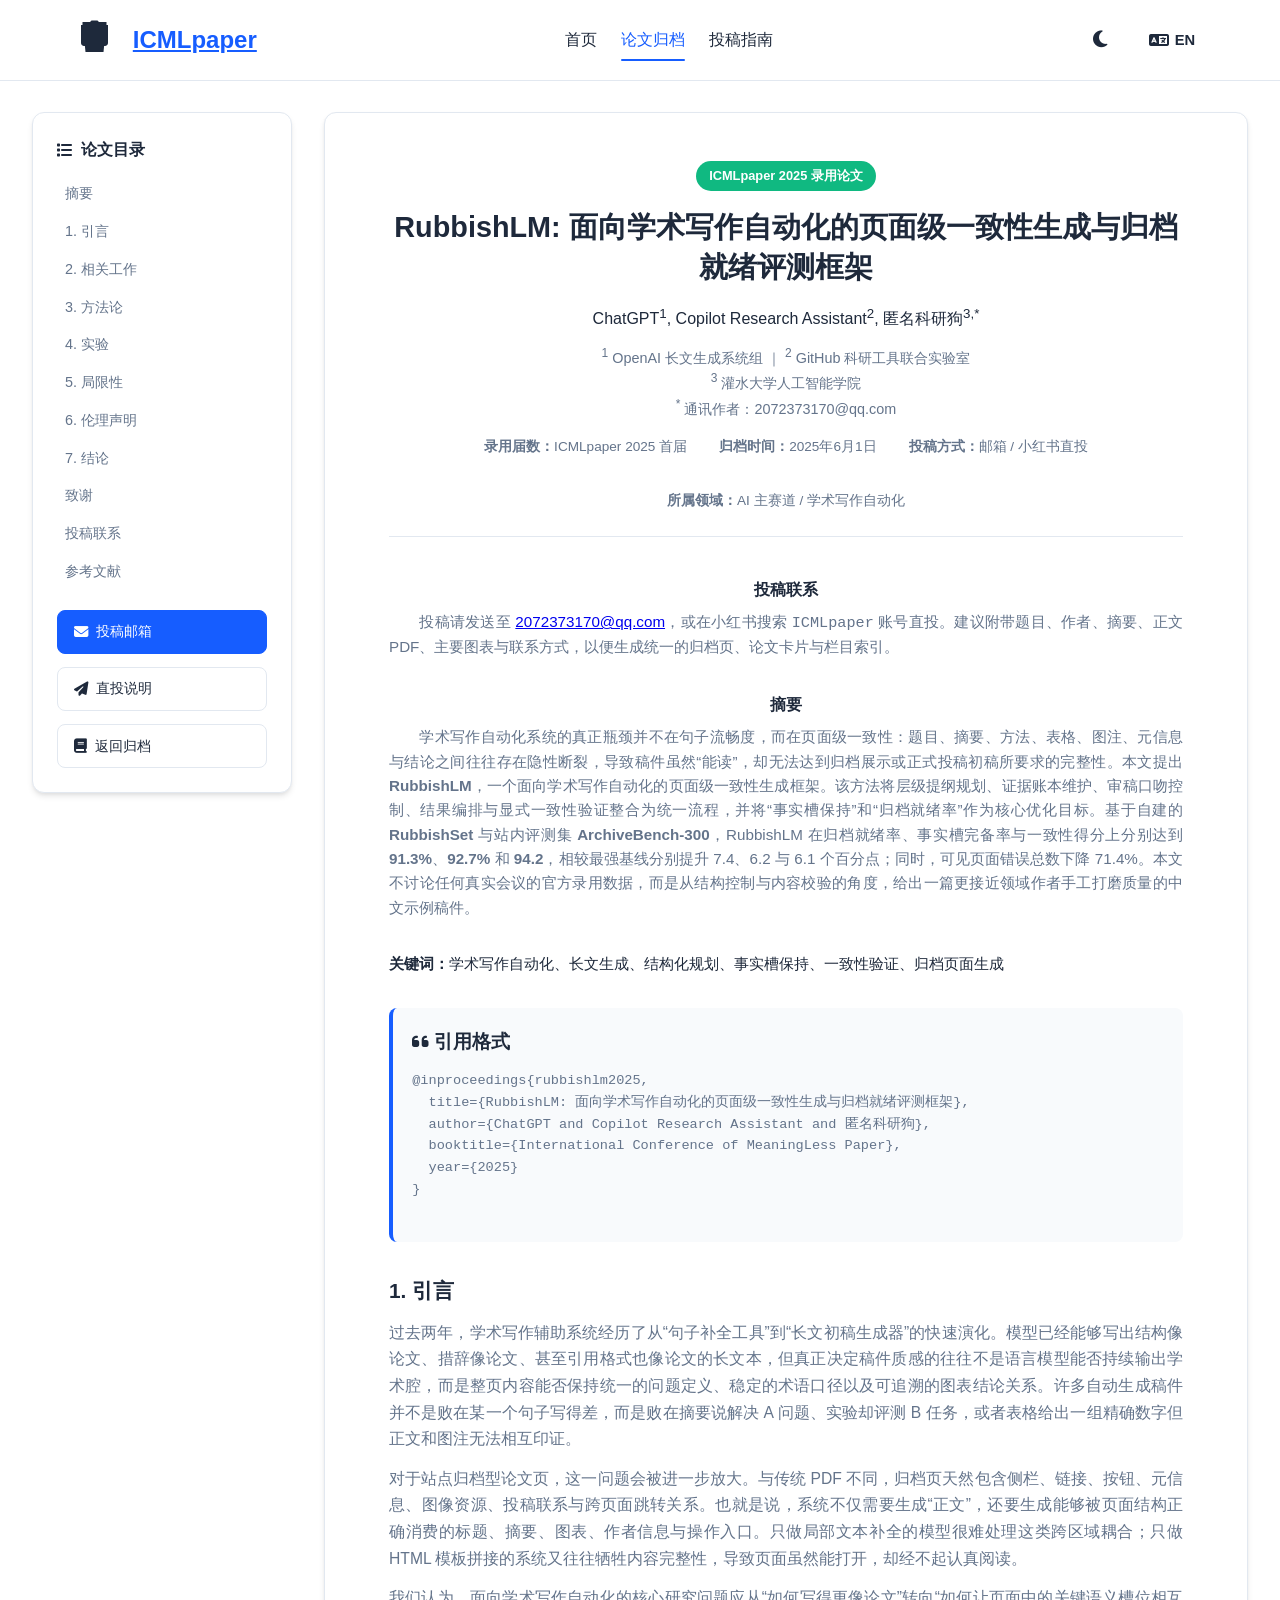
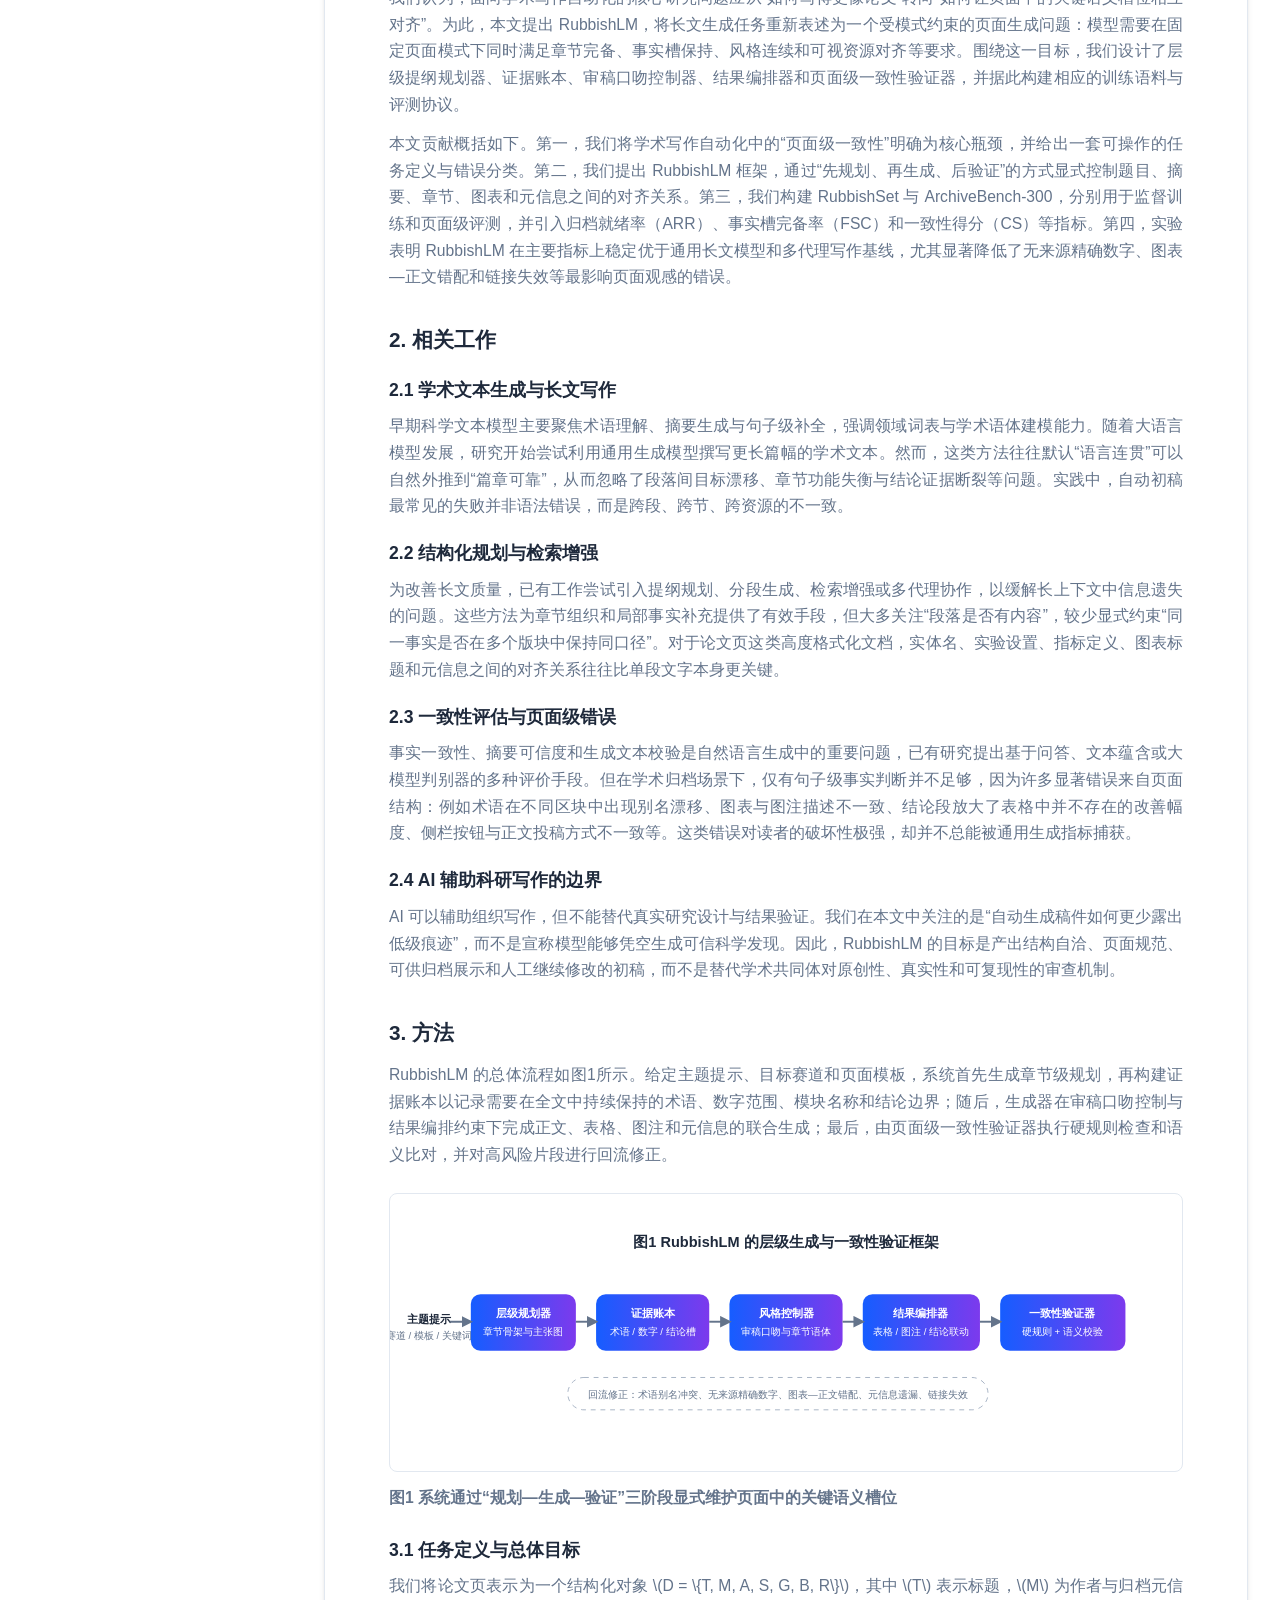
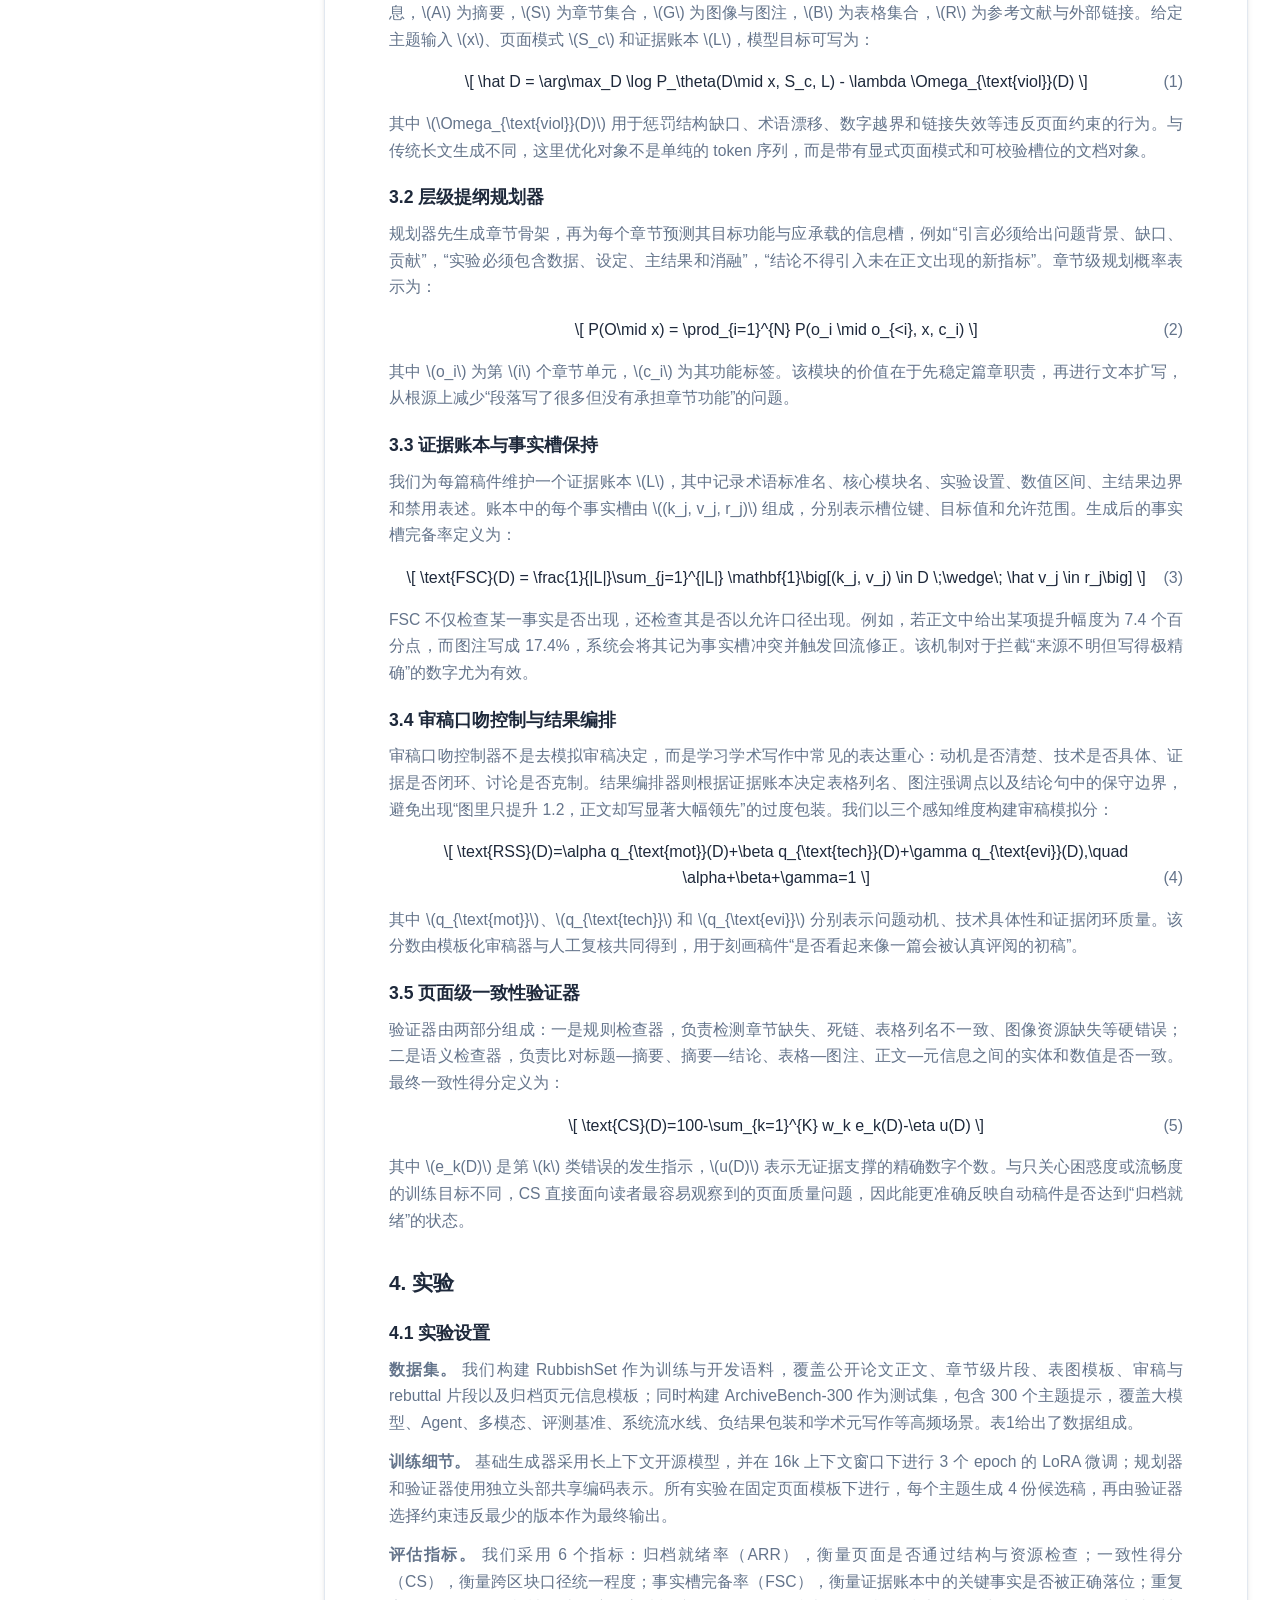
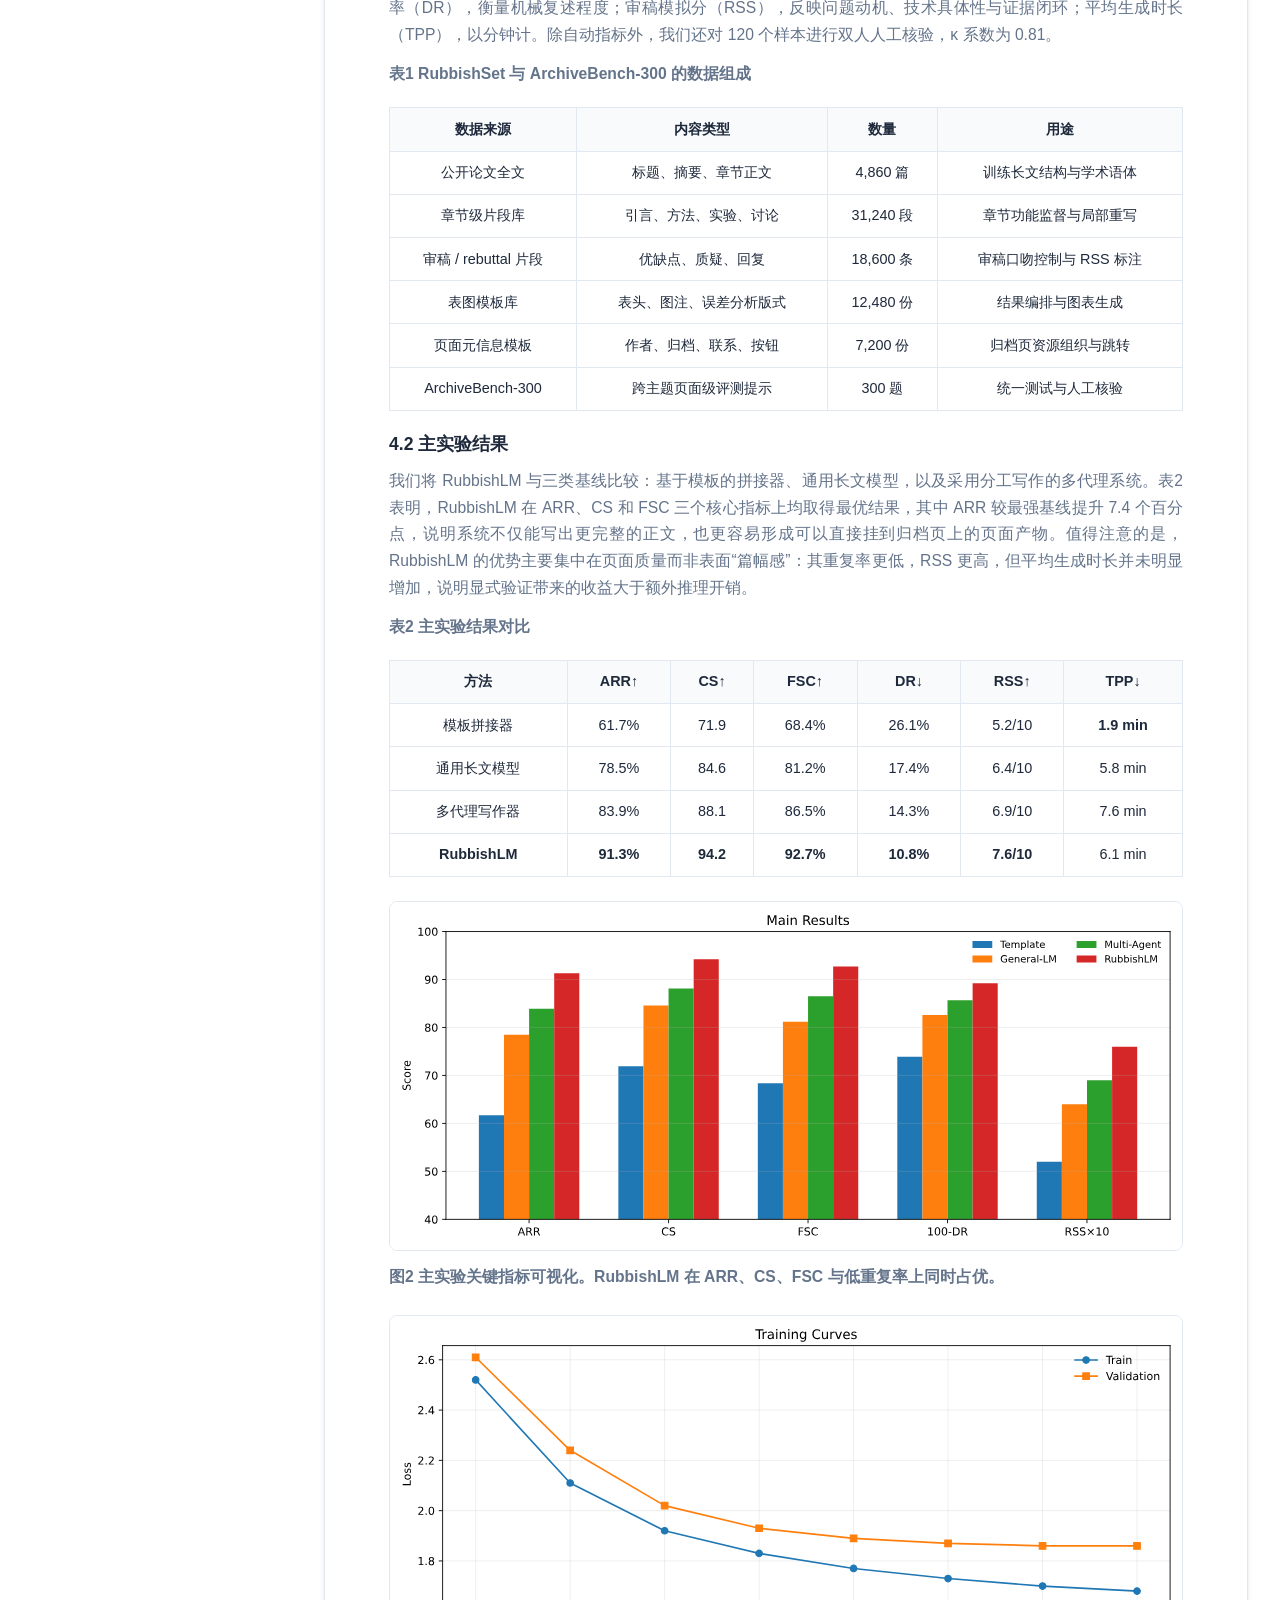
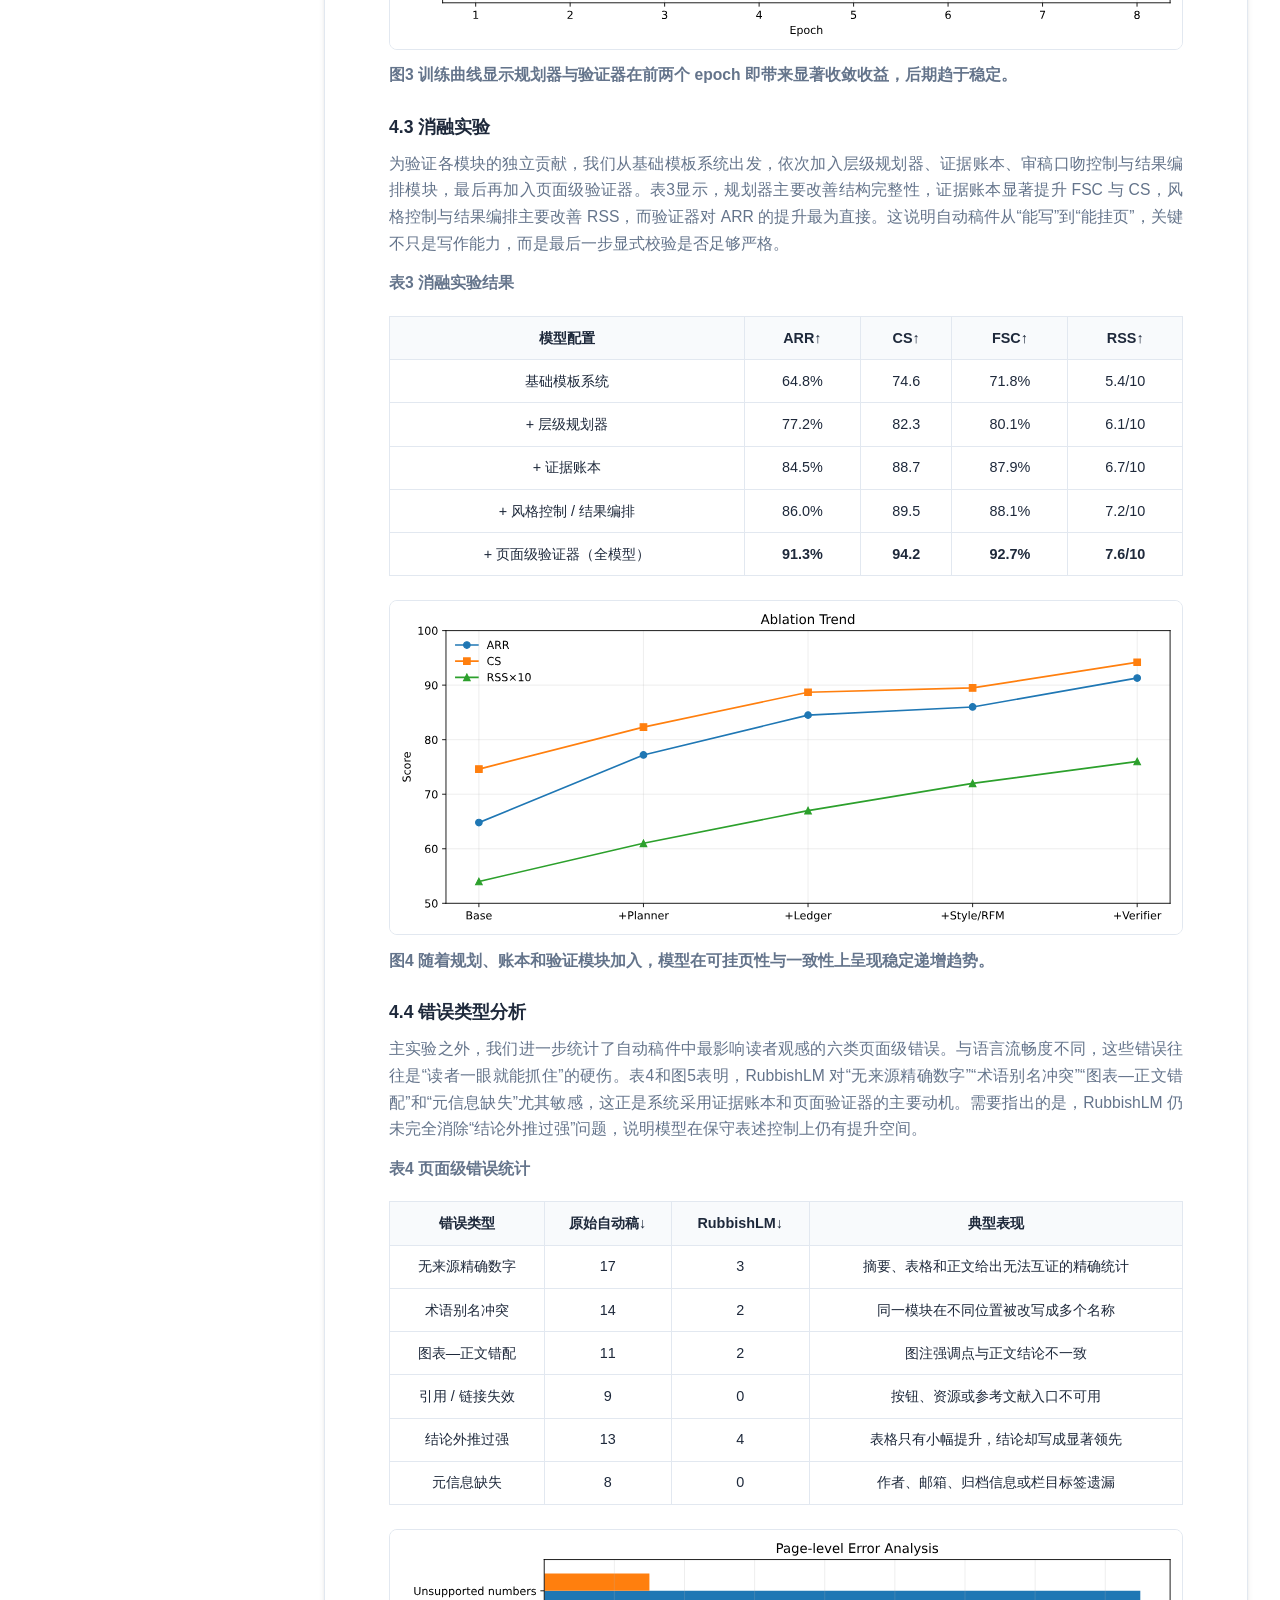
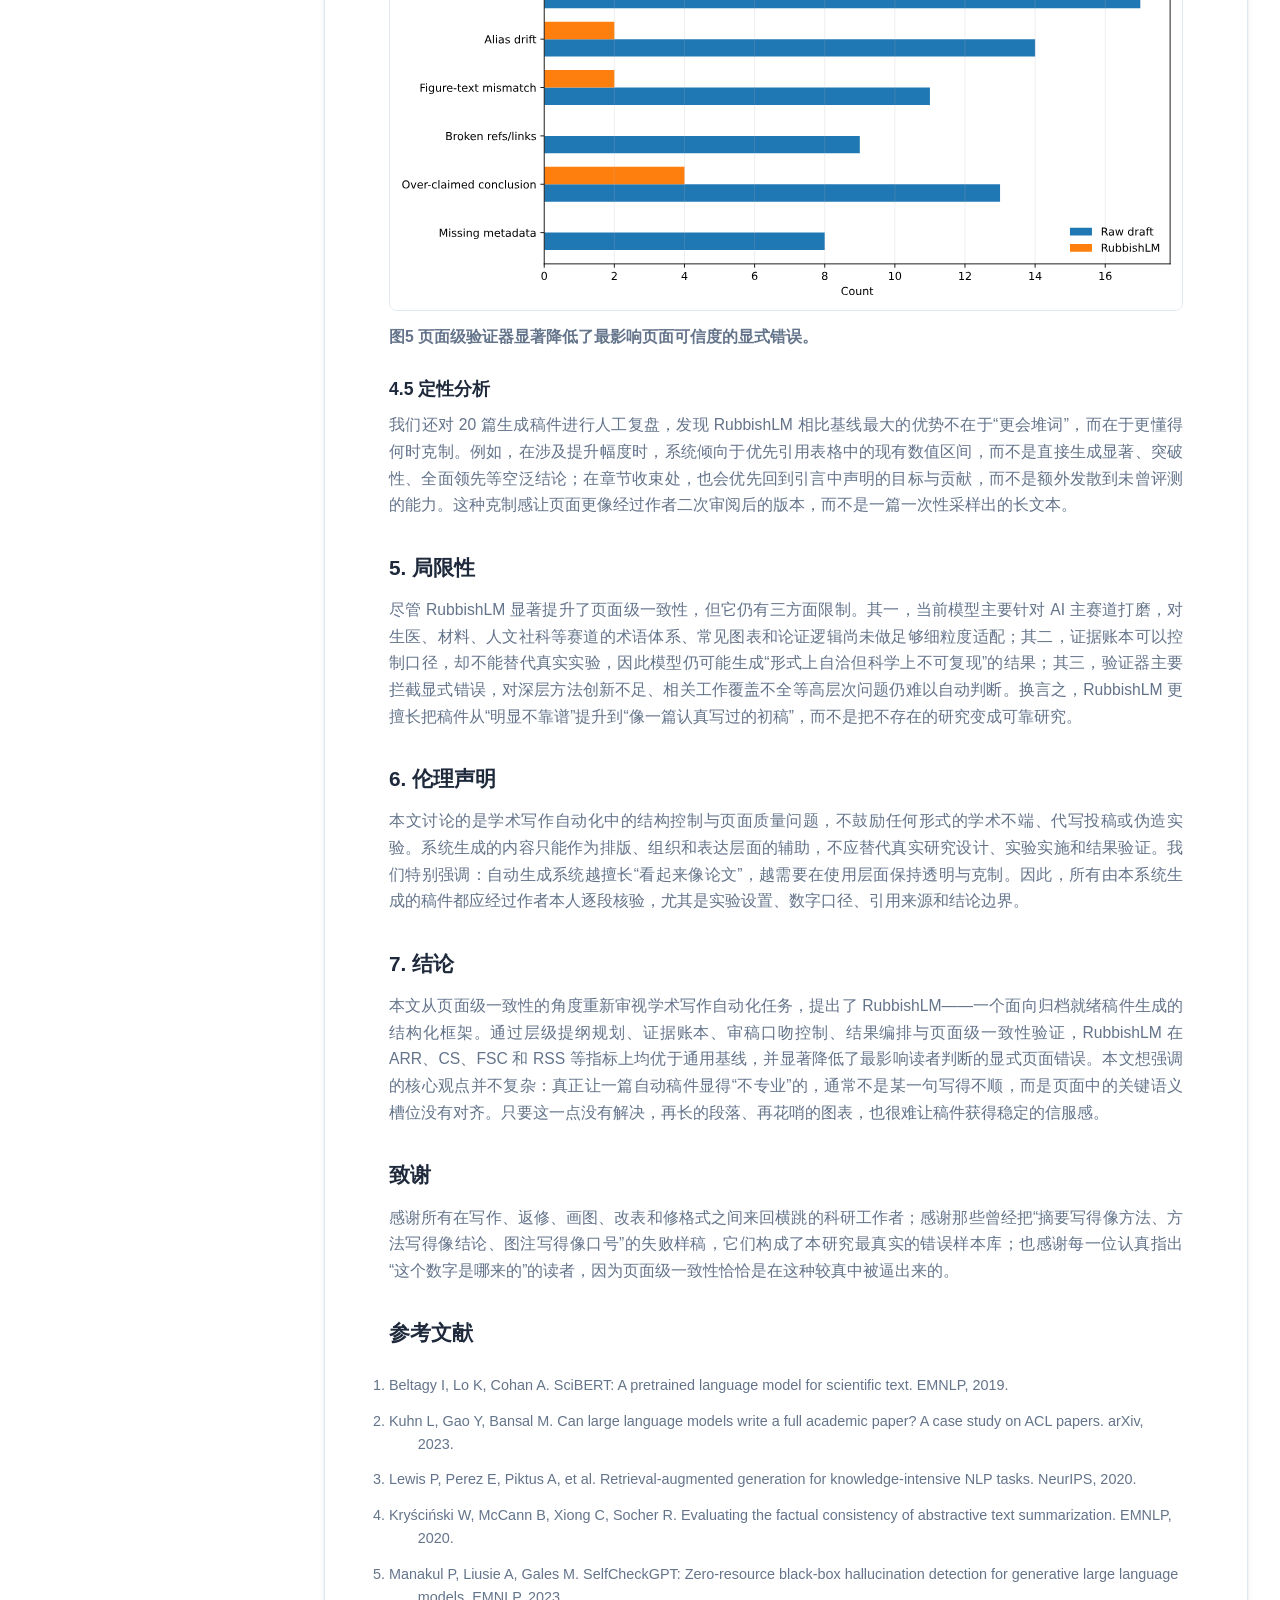
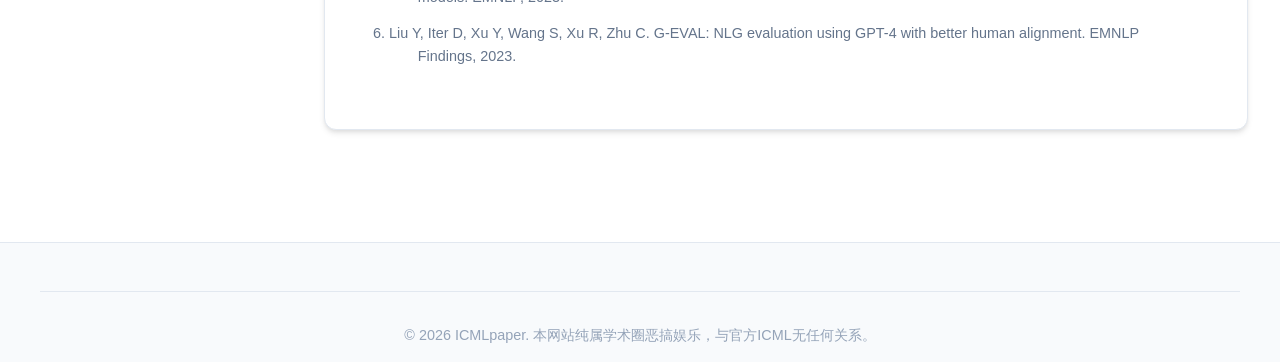
<file: submissions/2025/paper-001/paper-001.html>
<!DOCTYPE html>
<html lang="zh-CN"><head><meta charset="UTF-8"><meta http-equiv="refresh" content="0; url=./"><title>Redirecting...</title><script>location.replace('./');</script></head><body><p>正在跳转到目录式归档页面：<a href="./">index.html</a></p></body></html>
</file>
<file: style.css>
/* 全局变量与主题配置 */
:root {
    --primary: #165DFF;
    --primary-dark: #0d47a1;
    --primary-light: #e8f0ff;
    --secondary: #64748b;
    --accent: #7c3aed;
    --bg-main: #ffffff;
    --bg-alt: #f8fafc;
    --bg-card: #ffffff;
    --text-primary: #1e293b;
    --text-secondary: #64748b;
    --text-light: #94a3b8;
    --border: #e2e8f0;
    --shadow-sm: 0 1px 2px 0 rgba(0, 0, 0, 0.05);
    --shadow: 0 4px 6px -1px rgba(0, 0, 0, 0.1), 0 2px 4px -1px rgba(0, 0, 0, 0.06);
    --shadow-md: 0 10px 15px -3px rgba(0, 0, 0, 0.1), 0 4px 6px -2px rgba(0, 0, 0, 0.05);
    --shadow-lg: 0 20px 25px -5px rgba(0, 0, 0, 0.1), 0 10px 10px -5px rgba(0, 0, 0, 0.04);
    --radius-sm: 4px;
    --radius: 8px;
    --radius-lg: 12px;
    --radius-xl: 16px;
    --transition: all 0.3s cubic-bezier(0.4, 0, 0.2, 1);
}

/* 暗黑主题 */
.dark-theme {
    --bg-main: #0f172a;
    --bg-alt: #1e293b;
    --bg-card: #1e293b;
    --text-primary: #f8fafc;
    --text-secondary: #cbd5e1;
    --text-light: #94a3b8;
    --border: #334155;
    --shadow-sm: 0 1px 2px 0 rgba(0, 0, 0, 0.3);
    --shadow: 0 4px 6px -1px rgba(0, 0, 0, 0.4), 0 2px 4px -1px rgba(0, 0, 0, 0.3);
    --shadow-md: 0 10px 15px -3px rgba(0, 0, 0, 0.4), 0 4px 6px -2px rgba(0, 0, 0, 0.3);
    --shadow-lg: 0 20px 25px -5px rgba(0, 0, 0, 0.5), 0 10px 10px -5px rgba(0, 0, 0, 0.4);
}

/* 全局样式重置 */
* {
    margin: 0;
    padding: 0;
    box-sizing: border-box;
}

html {
    scroll-behavior: smooth;
}

body {
    font-family: -apple-system, BlinkMacSystemFont, "Segoe UI", Roboto, "Helvetica Neue", Arial, sans-serif;
    background-color: var(--bg-main);
    color: var(--text-primary);
    line-height: 1.6;
    overflow-x: hidden;
}

.container {
    max-width: 1200px;
    margin: 0 auto;
    padding: 0 2rem;
}

/* 导航栏样式 */
.navbar {
    position: fixed;
    top: 0;
    left: 0;
    width: 100%;
    z-index: 1000;
    background-color: rgba(255, 255, 255, 0.9);
    backdrop-filter: blur(10px);
    border-bottom: 1px solid var(--border);
    transition: var(--transition);
}

.dark-theme .navbar {
    background-color: rgba(15, 23, 42, 0.9);
}

.navbar.scrolled {
    box-shadow: var(--shadow);
}

.nav-container {
    max-width: 1200px;
    margin: 0 auto;
    padding: 0 2rem;
    display: flex;
    justify-content: space-between;
    align-items: center;
    height: 80px;
}

.logo {
    display: flex;
    align-items: center;
    gap: 0.8rem;
}

.logo-img {
    height: 48px;
    width: auto;
}

.conf-name {
    font-size: 1.5rem;
    font-weight: 700;
    color: var(--primary);
}

.nav-links {
    display: flex;
    gap: 1.5rem;
}

.nav-link {
    text-decoration: none;
    color: var(--text-primary);
    font-size: 1rem;
    font-weight: 500;
    transition: var(--transition);
    position: relative;
    padding: 0.5rem 0;
}

.nav-link:hover, .nav-link.active {
    color: var(--primary);
}

.nav-link.active::after {
    content: '';
    position: absolute;
    bottom: 0;
    left: 0;
    width: 100%;
    height: 2px;
    background-color: var(--primary);
    border-radius: 2px;
}

.nav-actions {
    display: flex;
    align-items: center;
    gap: 1rem;
}

.icon-btn {
    background: transparent;
    border: none;
    color: var(--text-primary);
    font-size: 1.2rem;
    cursor: pointer;
    width: 40px;
    height: 40px;
    border-radius: 50%;
    display: flex;
    align-items: center;
    justify-content: center;
    transition: var(--transition);
}

.icon-btn:hover {
    background-color: var(--primary-light);
    color: var(--primary);
}

.dark-theme .icon-btn:hover {
    background-color: var(--primary-dark);
}

.menu-btn {
    display: none;
}

.lang-btn {
    width: auto;
    min-width: 56px;
    padding: 0 0.8rem;
    border-radius: 999px;
    gap: 0.35rem;
    font-size: 0.92rem;
    font-weight: 700;
}

.lang-btn i {
    font-size: 1rem;
}

.lang-btn .lang-label {
    line-height: 1;
}


/* 移动端菜单 */
.mobile-menu {
    max-height: 0;
    overflow: hidden;
    background-color: var(--bg-main);
    transition: max-height 0.3s ease;
    border-bottom: 1px solid var(--border);
}

.mobile-menu.active {
    max-height: 500px;
}

.mobile-link {
    display: block;
    padding: 1rem 2rem;
    text-decoration: none;
    color: var(--text-primary);
    font-weight: 500;
    transition: var(--transition);
}

.mobile-link:hover {
    background-color: var(--primary-light);
    color: var(--primary);
}

/* Hero区域样式 */
.hero {
    position: relative;
    min-height: 100vh;
    display: flex;
    align-items: center;
    justify-content: center;
    background: linear-gradient(135deg, #165DFF 0%, #7c3aed 100%);
    color: white;
    text-align: center;
    padding: 2rem;
    overflow: hidden;
}

.hero-overlay {
    position: absolute;
    top: 0;
    left: 0;
    width: 100%;
    height: 100%;
    background-image: url("data:image/svg+xml,%3Csvg width='100' height='100' viewBox='0 0 100 100' xmlns='http://www.w3.org/2000/svg'%3E%3Cpath d='M11 18c3.866 0 7-3.134 7-7s-3.134-7-7-7-7 3.134-7 7 3.134 7 7 7zm48 25c3.866 0 7-3.134 7-7s-3.134-7-7-7-7 3.134-7 7 3.134 7 7 7zm-43-7c1.657 0 3-1.343 3-3s-1.343-3-3-3-3 1.343-3 3 1.343 3 3 3zm63 31c1.657 0 3-1.343 3-3s-1.343-3-3-3-3 1.343-3 3 1.343 3 3 3zM34 90c1.657 0 3-1.343 3-3s-1.343-3-3-3-3 1.343-3 3 1.343 3 3 3zm56-76c1.657 0 3-1.343 3-3s-1.343-3-3-3-3 1.343-3 3 1.343 3 3 3zM12 86c2.21 0 4-1.79 4-4s-1.79-4-4-4-4 1.79-4 4 1.79 4 4 4zm28-65c2.21 0 4-1.79 4-4s-1.79-4-4-4-4 1.79-4 4 1.79 4 4 4zm23-11c2.76 0 5-2.24 5-5s-2.24-5-5-5-5 2.24-5 5 2.24 5 5 5zm-6 60c2.21 0 4-1.79 4-4s-1.79-4-4-4-4 1.79-4 4 1.79 4 4 4zm29 22c2.76 0 5-2.24 5-5s-2.24-5-5-5-5 2.24-5 5 2.24 5 5 5zM32 63c2.76 0 5-2.24 5-5s-2.24-5-5-5-5 2.24-5 5 2.24 5 5 5zm57-13c2.76 0 5-2.24 5-5s-2.24-5-5-5-5 2.24-5 5 2.24 5 5 5zm-9-21c1.105 0 2-.895 2-2s-.895-2-2-2-2 .895-2 2 .895 2 2 2zM60 91c1.105 0 2-.895 2-2s-.895-2-2-2-2 .895-2 2 .895 2 2 2zM35 41c1.105 0 2-.895 2-2s-.895-2-2-2-2 .895-2 2 .895 2 2 2zM12 60c1.105 0 2-.895 2-2s-.895-2-2-2-2 .895-2 2 .895 2 2 2z' fill='%23ffffff' fill-opacity='0.05' fill-rule='evenodd'/%3E%3C/svg%3E");
}

.hero-content {
    position: relative;
    z-index: 1;
    max-width: 900px;
}

.hero-title {
    font-size: 5rem;
    font-weight: 800;
    margin-bottom: 0.5rem;
    letter-spacing: 2px;
}

.hero-subtitle {
    font-size: 1.5rem;
    font-weight: 500;
    margin-bottom: 1.5rem;
    opacity: 0.95;
}

.hero-slogan {
    font-size: 1.2rem;
    margin-bottom: 3rem;
    opacity: 0.9;
    max-width: 700px;
    margin-left: auto;
    margin-right: auto;
}

/* 打字机效果 */
.typewriter {
    overflow: hidden;
    border-right: 3px solid white;
    white-space: nowrap;
    animation: typing 3.5s steps(40, end), blink-caret 0.75s step-end infinite;
}

@keyframes typing {
    from { width: 0 }
    to { width: 100% }
}

@keyframes blink-caret {
    from, to { border-color: transparent }
    50% { border-color: white; }
}

.hero-stats {
    display: flex;
    justify-content: center;
    gap: 4rem;
    margin-bottom: 3rem;
}

.stat-item {
    text-align: center;
}

.stat-num {
    display: block;
    font-size: 3rem;
    font-weight: 700;
}

.stat-label {
    font-size: 1rem;
    opacity: 0.9;
}

.hero-buttons {
    display: flex;
    gap: 1rem;
    justify-content: center;
    flex-wrap: wrap;
}

.btn {
    padding: 1rem 2.2rem;
    font-size: 1.1rem;
    font-weight: 600;
    border-radius: var(--radius);
    border: none;
    cursor: pointer;
    transition: var(--transition);
    display: inline-flex;
    align-items: center;
    gap: 0.5rem;
    text-decoration: none;
}

.btn-primary {
    background-color: white;
    color: var(--primary);
    box-shadow: var(--shadow-md);
}

.btn-primary:hover {
    transform: translateY(-3px);
    box-shadow: var(--shadow-lg);
}

.btn-secondary {
    background-color: rgba(255, 255, 255, 0.2);
    color: white;
    border: 1px solid rgba(255, 255, 255, 0.3);
    backdrop-filter: blur(10px);
}

.btn-secondary:hover {
    background-color: rgba(255, 255, 255, 0.3);
    transform: translateY(-3px);
}

.scroll-down {
    position: absolute;
    bottom: 2rem;
    left: 50%;
    transform: translateX(-50%);
    font-size: 1.5rem;
    animation: bounce 2s infinite;
}

@keyframes bounce {
    0%, 20%, 50%, 80%, 100% { transform: translateX(-50%) translateY(0); }
    40% { transform: translateX(-50%) translateY(-10px); }
    60% { transform: translateX(-50%) translateY(-5px); }
}

/* 通用区块样式 */
.section {
    padding: 5rem 0;
}

.section-alt {
    background-color: var(--bg-alt);
}

.section-title {
    font-size: 2.5rem;
    font-weight: 700;
    color: var(--text-primary);
    margin-bottom: 3rem;
    text-align: center;
    display: flex;
    align-items: center;
    justify-content: center;
    gap: 0.8rem;
}

.section-title i {
    color: var(--primary);
}

.section-lead {
    max-width: 900px;
    margin: -0.5rem auto 2.2rem;
    text-align: center;
    color: var(--text-secondary);
    line-height: 1.8;
    font-size: 1rem;
}

/* 渐入动画 */
.fade-in {
    opacity: 0;
    transform: translateY(30px);
    transition: opacity 0.6s ease, transform 0.6s ease;
}

.fade-in.visible {
    opacity: 1;
    transform: translateY(0);
}

/* 关于会议 */
.about-content {
    display: grid;
    grid-template-columns: 2fr 1fr;
    gap: 3rem;
    align-items: start;
}

.about-text p {
    font-size: 1.1rem;
    color: var(--text-secondary);
    margin-bottom: 1.2rem;
    line-height: 1.8;
}

.formula {
    margin-top: 2rem;
    padding: 1.5rem;
    background-color: var(--bg-alt);
    border-radius: var(--radius);
    border-left: 4px solid var(--primary);
}

.formula p {
    font-weight: 600;
    color: var(--text-primary);
    margin-bottom: 1rem;
}

.about-card {
    background-color: var(--bg-card);
    border-radius: var(--radius-lg);
    box-shadow: var(--shadow);
    overflow: hidden;
    position: sticky;
    top: 100px;
}

.card-header {
    background: linear-gradient(135deg, var(--primary), var(--accent));
    color: white;
    padding: 1.5rem;
}

.card-header h3 {
    font-size: 1.3rem;
    font-weight: 600;
}

.info-list {
    list-style: none;
    padding: 1.5rem;
}

.info-list li {
    display: flex;
    align-items: center;
    gap: 1rem;
    margin-bottom: 1.2rem;
    color: var(--text-secondary);
}

.info-list li i {
    color: var(--primary);
    font-size: 1.1rem;
    min-width: 20px;
}

/* 时间线样式 */
.timeline {
    max-width: 800px;
    margin: 0 auto;
    position: relative;
}

.timeline::before {
    content: '';
    position: absolute;
    left: 50%;
    top: 0;
    transform: translateX(-50%);
    width: 2px;
    height: 100%;
    background-color: var(--border);
}

.timeline-item {
    display: flex;
    margin-bottom: 3rem;
    position: relative;
}

.timeline-item:nth-child(odd) {
    flex-direction: row;
}

.timeline-item:nth-child(even) {
    flex-direction: row-reverse;
}

.timeline-date {
    width: 45%;
    text-align: right;
    padding-right: 2rem;
    font-weight: 700;
    color: var(--primary);
    font-size: 1.2rem;
}

.timeline-item:nth-child(even) .timeline-date {
    text-align: left;
    padding-left: 2rem;
    padding-right: 0;
}

.timeline-content {
    width: 45%;
    background-color: var(--bg-card);
    padding: 1.5rem;
    border-radius: var(--radius);
    box-shadow: var(--shadow);
    border-left: 4px solid var(--primary);
    transition: var(--transition);
}

.timeline-item:nth-child(even) .timeline-content {
    border-left: none;
    border-right: 4px solid var(--primary);
}

.timeline-content:hover {
    transform: translateY(-5px);
    box-shadow: var(--shadow-md);
}

.timeline-content h3 {
    font-size: 1.3rem;
    margin-bottom: 0.5rem;
    color: var(--text-primary);
}

.timeline-content p {
    color: var(--text-secondary);
    line-height: 1.7;
}

/* 特邀讲者 */
.speakers-grid {
    display: grid;
    grid-template-columns: repeat(auto-fit, minmax(250px, 1fr));
    gap: 2rem;
}

.speaker-card {
    background-color: var(--bg-card);
    padding: 2rem;
    border-radius: var(--radius-lg);
    box-shadow: var(--shadow);
    text-align: center;
    transition: var(--transition);
    transform-style: preserve-3d;
}

.speaker-card:hover {
    transform: translateY(-10px) rotateX(5deg);
    box-shadow: var(--shadow-lg);
}

.speaker-avatar {
    width: 100px;
    height: 100px;
    margin: 0 auto 1.5rem;
    border-radius: 50%;
    background: linear-gradient(135deg, var(--primary), var(--accent));
    display: flex;
    align-items: center;
    justify-content: center;
    color: white;
}

.speaker-card h3 {
    font-size: 1.4rem;
    margin-bottom: 0.5rem;
    color: var(--text-primary);
}

.speaker-title {
    color: var(--primary);
    font-weight: 600;
    margin-bottom: 1rem;
}

.speaker-desc {
    color: var(--text-secondary);
    font-size: 0.95rem;
    line-height: 1.6;
}

/* 征稿主题 */
.topics-grid {
    display: grid;
    grid-template-columns: repeat(auto-fit, minmax(280px, 1fr));
    gap: 2rem;
}

.topic-card {
    background-color: var(--bg-card);
    padding: 2rem;
    border-radius: var(--radius-lg);
    box-shadow: var(--shadow);
    text-align: center;
    transition: var(--transition);
}

.topic-card:hover {
    transform: translateY(-5px);
    box-shadow: var(--shadow-md);
    background: linear-gradient(135deg, var(--primary), var(--accent));
    color: white;
}

.topic-card i {
    color: var(--primary);
    margin-bottom: 1rem;
    transition: var(--transition);
}

.topic-card:hover i {
    color: white;
}

.topic-card h3 {
    font-size: 1.3rem;
    margin-bottom: 1rem;
    color: var(--text-primary);
    transition: var(--transition);
}

.topic-card:hover h3 {
    color: white;
}

.topic-card p {
    color: var(--text-secondary);
    font-size: 0.95rem;
    line-height: 1.7;
    transition: var(--transition);
}

.topic-card:hover p {
    color: rgba(255, 255, 255, 0.9);
}


.topics-group {
    margin-top: 2.25rem;
}

.topics-group:first-of-type {
    margin-top: 1.25rem;
}

.topics-subtitle-wrap {
    display: flex;
    align-items: center;
    justify-content: space-between;
    gap: 1rem;
    margin-bottom: 1rem;
    flex-wrap: wrap;
}

.topics-subtitle {
    margin: 0;
    font-size: 1.3rem;
    color: var(--text-primary);
}

.topic-badge {
    display: inline-flex;
    align-items: center;
    padding: 0.35rem 0.8rem;
    border-radius: 999px;
    background: linear-gradient(135deg, var(--primary), var(--accent));
    color: #fff;
    font-size: 0.85rem;
    font-weight: 700;
    letter-spacing: 0.02em;
}

.topic-badge-soft {
    background: var(--bg-card);
    color: var(--primary);
    border: 1px solid var(--border);
}

.topic-card.priority {
    border: 1px solid rgba(79, 70, 229, 0.22);
    box-shadow: var(--shadow-md);
    position: relative;
}

.topic-card.priority::before {
    content: "AI重点";
    position: absolute;
    top: 1rem;
    right: 1rem;
    font-size: 0.78rem;
    font-weight: 700;
    color: var(--primary);
    background: rgba(79, 70, 229, 0.10);
    border-radius: 999px;
    padding: 0.25rem 0.65rem;
}

.topic-note {
    margin-top: 1rem;
    color: var(--text-secondary);
    line-height: 1.8;
    font-size: 0.96rem;
}

.meta-chip-row {
    display: flex;
    flex-wrap: wrap;
    gap: 0.5rem;
    margin-bottom: 0.9rem;
}

.meta-chip {
    display: inline-flex;
    align-items: center;
    padding: 0.28rem 0.68rem;
    border-radius: 999px;
    font-size: 0.82rem;
    line-height: 1;
    background: var(--bg-alt);
    color: var(--text-secondary);
    border: 1px solid var(--border);
}

.meta-chip.primary {
    background: rgba(79, 70, 229, 0.10);
    color: var(--primary);
    border-color: rgba(79, 70, 229, 0.18);
}

/* 标签页 */
.tabs {
    display: flex;
    justify-content: center;
    gap: 1rem;
    margin-bottom: 2rem;
    flex-wrap: wrap;
}

.tab-btn {
    padding: 0.8rem 1.5rem;
    background-color: var(--bg-card);
    border: 1px solid var(--border);
    border-radius: var(--radius);
    color: var(--text-secondary);
    font-weight: 500;
    cursor: pointer;
    transition: var(--transition);
}

.tab-btn.active, .tab-btn:hover {
    background-color: var(--primary);
    color: white;
    border-color: var(--primary);
}

.tab-content {
    display: none;
}

.tab-content.active {
    display: block;
}

/* 论文列表 */
.papers-list {
    display: flex;
    flex-direction: column;
    gap: 1.5rem;
}

.paper-item {
    background-color: var(--bg-card);
    padding: 1.5rem;
    border-radius: var(--radius);
    box-shadow: var(--shadow-sm);
    border-left: 4px solid var(--primary);
    transition: var(--transition);
}

.paper-item:hover {
    box-shadow: var(--shadow);
}

.paper-title {
    font-size: 1.2rem;
    font-weight: 600;
    color: var(--text-primary);
    margin-bottom: 0.5rem;
    display: flex;
    align-items: center;
    gap: 0.5rem;
}

.paper-title i {
    color: var(--primary);
}

.paper-authors {
    color: var(--primary);
    font-weight: 500;
    margin-bottom: 0.8rem;
    font-size: 0.95rem;
}

.paper-abstract {
    color: var(--text-secondary);
    line-height: 1.7;
    font-size: 0.95rem;
}

/* 投稿流程 */
.steps {
    display: grid;
    grid-template-columns: repeat(auto-fit, minmax(250px, 1fr));
    gap: 2rem;
}

.step-item {
    background-color: var(--bg-card);
    padding: 2rem;
    border-radius: var(--radius-lg);
    box-shadow: var(--shadow);
    text-align: center;
    position: relative;
    transition: var(--transition);
}

.step-item:hover {
    transform: translateY(-5px);
    box-shadow: var(--shadow-md);
}

.step-num {
    width: 50px;
    height: 50px;
    border-radius: 50%;
    background: linear-gradient(135deg, var(--primary), var(--accent));
    color: white;
    font-size: 1.5rem;
    font-weight: 700;
    display: flex;
    align-items: center;
    justify-content: center;
    margin: 0 auto 1.5rem;
}

.step-item h3 {
    font-size: 1.3rem;
    margin-bottom: 1rem;
    color: var(--text-primary);
}

.step-item p {
    color: var(--text-secondary);
    line-height: 1.7;
}

/* 审稿人滚动墙 */
.review-marquee {
    overflow: hidden;
    width: 100%;
    position: relative;
    padding: 1rem 0;
}

.review-track {
    display: flex;
    width: fit-content;
    animation: marquee 30s linear infinite;
    gap: 2rem;
}

.review-track:hover {
    animation-play-state: paused;
}

@keyframes marquee {
    0% { transform: translateX(0); }
    100% { transform: translateX(-50%); }
}

.review-item {
    background-color: var(--bg-card);
    padding: 1rem 1.5rem;
    border-radius: 50px;
    box-shadow: var(--shadow-sm);
    color: var(--text-secondary);
    font-weight: 500;
    white-space: nowrap;
    border: 1px solid var(--border);
}

/* FAQ */
.faq-container {
    max-width: 800px;
    margin: 0 auto;
    display: flex;
    flex-direction: column;
    gap: 1rem;
}

.faq-item {
    background-color: var(--bg-card);
    border-radius: var(--radius);
    box-shadow: var(--shadow-sm);
    border: 1px solid var(--border);
    overflow: hidden;
}

.faq-question {
    width: 100%;
    padding: 1.2rem 1.5rem;
    background: transparent;
    border: none;
    text-align: left;
    font-size: 1.1rem;
    font-weight: 600;
    color: var(--text-primary);
    cursor: pointer;
    display: flex;
    justify-content: space-between;
    align-items: center;
    transition: var(--transition);
}

.faq-question:hover {
    background-color: var(--primary-light);
    color: var(--primary);
}

.dark-theme .faq-question:hover {
    background-color: var(--primary-dark);
}

.faq-question i {
    transition: transform 0.3s ease;
    color: var(--primary);
}

.faq-answer {
    max-height: 0;
    overflow: hidden;
    transition: max-height 0.3s ease;
}

.faq-answer p {
    padding: 0 1.5rem 1.2rem;
    color: var(--text-secondary);
    line-height: 1.7;
}

/* 赞助商 */
.sponsors {
    display: flex;
    flex-direction: column;
    gap: 2rem;
}

.sponsor-tier h3 {
    font-size: 1.5rem;
    color: var(--text-primary);
    margin-bottom: 1.5rem;
    text-align: center;
}

.sponsor-logos {
    display: flex;
    justify-content: center;
    flex-wrap: wrap;
    gap: 2rem;
}

.sponsor-logo {
    background-color: var(--bg-card);
    padding: 1.2rem 2.5rem;
    border-radius: var(--radius);
    box-shadow: var(--shadow);
    font-weight: 700;
    font-size: 1.2rem;
    color: var(--text-primary);
    transition: var(--transition);
    border: 1px solid var(--border);
}

.sponsor-logo:hover {
    transform: scale(1.05);
    box-shadow: var(--shadow-md);
    border-color: var(--primary);
    color: var(--primary);
}

/* 页脚 */
.footer {
    background-color: var(--bg-alt);
    padding: 3rem 0 1rem;
    border-top: 1px solid var(--border);
}

.footer-content {
    display: grid;
    grid-template-columns: repeat(auto-fit, minmax(250px, 1fr));
    gap: 2rem;
    margin-bottom: 2rem;
}

.footer-col h4 {
    font-size: 1.2rem;
    margin-bottom: 1rem;
    color: var(--text-primary);
}

.footer-col p, .footer-col ul li {
    color: var(--text-secondary);
    font-size: 0.95rem;
    line-height: 1.7;
}

.footer-col ul {
    list-style: none;
}

.footer-col ul li {
    margin-bottom: 0.5rem;
}

.footer-col ul li a {
    color: var(--text-secondary);
    text-decoration: none;
    transition: var(--transition);
}

.footer-col ul li a:hover {
    color: var(--primary);
}

.social-links {
    display: flex;
    gap: 1rem;
    margin-top: 1rem;
}

.social-links a {
    width: 40px;
    height: 40px;
    border-radius: 50%;
    background-color: var(--bg-main);
    color: var(--primary);
    display: flex;
    align-items: center;
    justify-content: center;
    text-decoration: none;
    transition: var(--transition);
}

.social-links a:hover {
    background-color: var(--primary);
    color: white;
    transform: translateY(-3px);
}

.footer-bottom {
    text-align: center;
    padding-top: 2rem;
    border-top: 1px solid var(--border);
    color: var(--text-light);
    font-size: 0.9rem;
}

/* 回到顶部按钮 */
.back-to-top {
    position: fixed;
    bottom: 2rem;
    right: 2rem;
    width: 50px;
    height: 50px;
    border-radius: 50%;
    background-color: var(--primary);
    color: white;
    border: none;
    font-size: 1.2rem;
    cursor: pointer;
    box-shadow: var(--shadow-md);
    opacity: 0;
    visibility: hidden;
    transition: var(--transition);
    z-index: 9


/* 投稿联系方式 */
.submit-contact {
    margin-top: 2rem;
}

.contact-card {
    background: var(--bg-card);
    border: 1px solid var(--border);
    border-radius: var(--radius-lg);
    box-shadow: var(--shadow);
    padding: 1.5rem 1.75rem;
    max-width: 860px;
    margin: 0 auto;
}

.contact-card h3 {
    margin-bottom: 0.8rem;
    color: var(--primary);
    display: flex;
    align-items: center;
    gap: 0.6rem;
}

.contact-card p {
    margin: 0.45rem 0;
    color: var(--text-secondary);
}

.contact-card a {
    color: var(--primary);
    text-decoration: none;
}

.contact-card code {
    background: var(--bg-alt);
    padding: 0.15rem 0.4rem;
    border-radius: var(--radius-sm);
}
</file>
